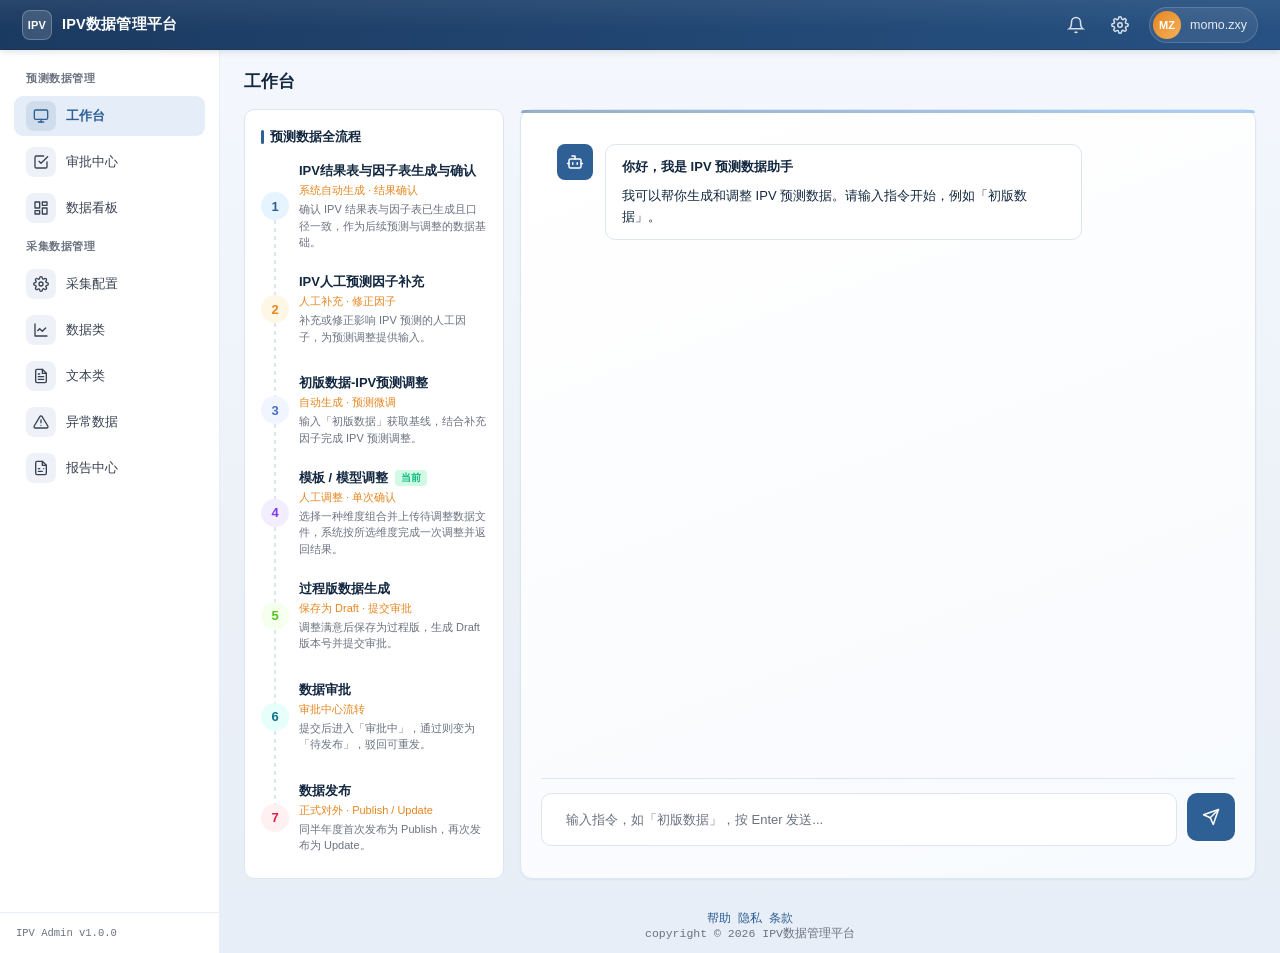
<file: index.html>
<!DOCTYPE html>
<html lang="zh-CN">
<head>
  <meta charset="UTF-8">
  <meta name="viewport" content="width=device-width, initial-scale=1.0">
  <title>IPV数据管理平台</title>
  <script>
    location.replace('pages/工作台.html');
  </script>
</head>
<body>
</body>
</html>
</file>
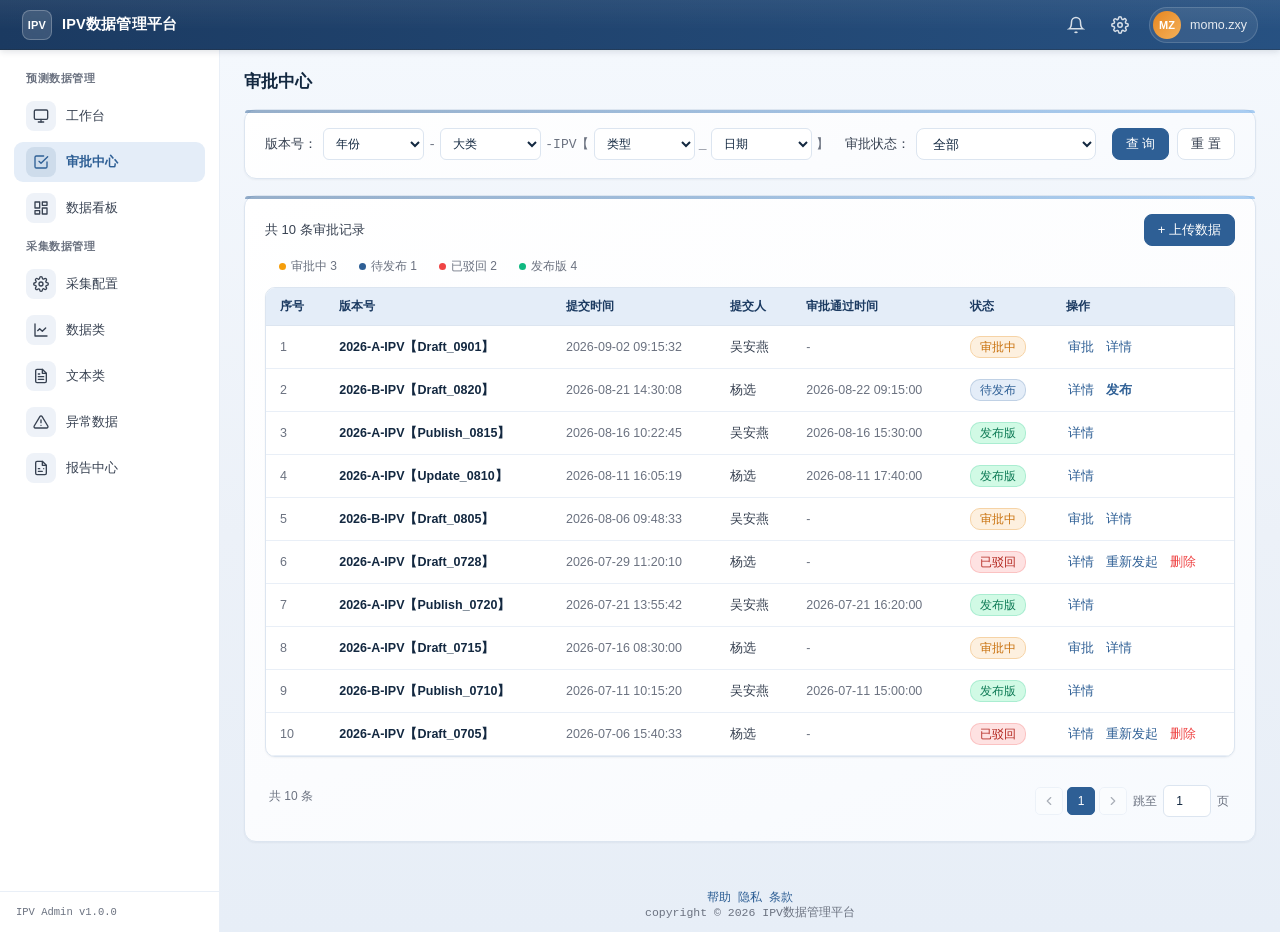
<file: pages/审批中心.html>
<!DOCTYPE html>
<html lang="zh-CN">
<head>
  <meta charset="UTF-8">
  <meta name="viewport" content="width=device-width, initial-scale=1.0">
  <title>审批中心 - IPV数据管理平台</title>
  <link rel="stylesheet" href="../assets/css/style.css">
</head>
<body>
  <script src="../assets/js/common.js"></script>
  <script>
    // 版本号规则：{年份}-{A/B}-IPV【{Draft/Update/Publish}_{MMDD}】
    // A=上半年 B=下半年
    // Draft=过程版  Update=更新版  Publish=发布版

    const YEARS = ['2026', '2025', '2024'];
    const HALF = [
      { value: 'A', label: 'A · 上半年' },
      { value: 'B', label: 'B · 下半年' },
    ];
    const UPDATE_TYPES = [
      { value: 'Draft', label: 'Draft · 过程版' },
      { value: 'Update', label: 'Update · 更新版' },
      { value: 'Publish', label: 'Publish · 发布版' },
    ];

    // 构造版本号字符串
    function composeVersion(year, half, type, date) {
      return `${year}-${half}-IPV【${type}_${date}】`;
    }
    // 解析版本号
    function parseVersion(v) {
      const m = v.match(/^(\d{4})-([AB])-IPV【(Draft|Update|Publish)_(\d{4})】$/);
      if (!m) return null;
      return { year: m[1], half: m[2], type: m[3], date: m[4] };
    }
    // MMDD 日期选项（0101 ~ 1231）
    const MMDD_OPTIONS = (() => {
      const arr = [];
      for (let m = 1; m <= 12; m++) {
        for (let d = 1; d <= 31; d++) {
          const mm = String(m).padStart(2, '0');
          const dd = String(d).padStart(2, '0');
          arr.push({ value: mm + dd, label: `${mm}/${dd}` });
        }
      }
      return arr;
    })();

    // 模拟数据
    const APPROVAL_DATA = [
      {
        id: 1, version: '2026-A-IPV【Draft_0901】',
        submitTime: '2026-09-02 09:15:32', submitter: '吴安燕',
        status: '审批中', remark: '上半年过程版数据，请审批',
        fileName: 'IPV预测数据_2026-A-IPV【Draft_0901】.xlsx', fileSize: '245 KB',
      },
      {
        id: 2, version: '2026-B-IPV【Draft_0820】',
        submitTime: '2026-08-21 14:30:08', submitter: '杨选',
        status: '待发布', remark: '下半年过程版数据',
        approveTime: '2026-08-22 09:15:00',
        fileName: 'IPV预测数据_2026-B-IPV【Draft_0820】.xlsx', fileSize: '312 KB',
      },
      {
        id: 3, version: '2026-A-IPV【Publish_0815】',
        submitTime: '2026-08-16 10:22:45', submitter: '吴安燕',
        status: '发布版', remark: '上半年正式发布版',
        approveTime: '2026-08-16 15:30:00',
        fileName: 'IPV预测数据_2026-A-IPV【Publish_0815】.xlsx', fileSize: '298 KB',
        publishTime: '2026-08-17 16:00:00',
      },
      {
        id: 4, version: '2026-A-IPV【Update_0810】',
        submitTime: '2026-08-11 16:05:19', submitter: '杨选',
        status: '发布版', remark: '上半年更新发布版（已有Publish后再次发布）',
        approveTime: '2026-08-11 17:40:00',
        fileName: 'IPV预测数据_2026-A-IPV【Update_0810】.xlsx', fileSize: '267 KB',
        publishTime: '2026-08-12 09:20:00',
      },
      {
        id: 5, version: '2026-B-IPV【Draft_0805】',
        submitTime: '2026-08-06 09:48:33', submitter: '吴安燕',
        status: '审批中', remark: '下半年过程版',
        fileName: 'IPV预测数据_2026-B-IPV【Draft_0805】.xlsx', fileSize: '280 KB',
      },
      {
        id: 6, version: '2026-A-IPV【Draft_0728】',
        submitTime: '2026-07-29 11:20:10', submitter: '杨选',
        status: '已驳回', remark: '上半年过程版',
        rejectReason: '动力结构占比与历史偏差较大，请重新校验',
        fileName: 'IPV预测数据_2026-A-IPV【Draft_0728】.xlsx', fileSize: '256 KB',
      },
      {
        id: 7, version: '2026-A-IPV【Publish_0720】',
        submitTime: '2026-07-21 13:55:42', submitter: '吴安燕',
        status: '发布版', remark: '',
        approveTime: '2026-07-21 16:20:00',
        fileName: 'IPV预测数据_2026-A-IPV【Publish_0720】.xlsx', fileSize: '291 KB',
        publishTime: '2026-07-22 10:30:00',
      },
      {
        id: 8, version: '2026-A-IPV【Draft_0715】',
        submitTime: '2026-07-16 08:30:00', submitter: '杨选',
        status: '审批中', remark: '上半年过程版',
        fileName: 'IPV预测数据_2026-A-IPV【Draft_0715】.xlsx', fileSize: '273 KB',
      },
      {
        id: 9, version: '2026-B-IPV【Publish_0710】',
        submitTime: '2026-07-11 10:15:20', submitter: '吴安燕',
        status: '发布版', remark: '下半年正式发布版',
        approveTime: '2026-07-11 15:00:00',
        fileName: 'IPV预测数据_2026-B-IPV【Publish_0710】.xlsx', fileSize: '305 KB',
        publishTime: '2026-07-12 14:00:00',
      },
      {
        id: 10, version: '2026-A-IPV【Draft_0705】',
        submitTime: '2026-07-06 15:40:33', submitter: '杨选',
        status: '已驳回', remark: '上半年过程版',
        rejectReason: '价格段分布数据缺失，请补充后重新提交',
        fileName: 'IPV预测数据_2026-A-IPV【Draft_0705】.xlsx', fileSize: '262 KB',
      },
    ];

    // 分页状态
    let currentPage = 1;
    const pageSize = 10;

    // 状态样式
    function statusTag(status) {
      const map = { '审批中': 'orange', '待发布': 'blue', '已驳回': 'red', '发布版': 'green' };
      return `<span class="tag ${map[status] || 'gray'}">${status}</span>`;
    }

    // 操作按钮
    function actionButtons(row) {
      if (row.status === '审批中') {
        return `<button class="link" onclick="openApprove(${row.id})">审批</button><button class="link" onclick="openDetail(${row.id})">详情</button>`;
      }
      if (row.status === '待发布') {
        return `<button class="link" onclick="openDetail(${row.id})">详情</button><button class="link primary" onclick="openPublish(${row.id})">发布</button>`;
      }
      if (row.status === '已驳回') {
        return `<button class="link" onclick="openDetail(${row.id})">详情</button><button class="link" onclick="resubmit(${row.id})">重新发起</button><button class="link danger" onclick="openDelete(${row.id})">删除</button>`;
      }
      return `<button class="link" onclick="openDetail(${row.id})">详情</button>`;
    }

    function renderTable() {
      // 分页切片
      const total = APPROVAL_DATA.length;
      const totalPages = Math.max(1, Math.ceil(total / pageSize));
      if (currentPage > totalPages) currentPage = totalPages;
      const start = (currentPage - 1) * pageSize;
      const pageData = APPROVAL_DATA.slice(start, start + pageSize);

      const rows = pageData.map((row, idx) => `
        <tr data-id="${row.id}">
          <td class="text-secondary">${start + idx + 1}</td>
          <td><span class="info-name">${row.version}</span></td>
          <td class="text-secondary">${row.submitTime}</td>
          <td>${row.submitter}</td>
          <td class="text-secondary">${row.approveTime || '-'}</td>
          <td>${statusTag(row.status)}</td>
          <td class="operations">${actionButtons(row)}</td>
        </tr>
      `).join('');

      const contentHtml = `
        <div class="page-title">审批中心</div>

        <div class="card">
          <div class="card-body">
            <div class="filter-bar">
              <div class="filter-item version-picker-filter">
                <span class="label">版本号：</span>
                <div class="version-picker">
                  <select id="f-year">
                    <option value="">年份</option>
                    ${YEARS.map(y => `<option value="${y}">${y}</option>`).join('')}
                  </select>
                  <span class="vp-sep">-</span>
                  <select id="f-half">
                    <option value="">大类</option>
                    ${HALF.map(h => `<option value="${h.value}">${h.value}</option>`).join('')}
                  </select>
                  <span class="vp-sep">-IPV【</span>
                  <select id="f-type">
                    <option value="">类型</option>
                    ${UPDATE_TYPES.map(t => `<option value="${t.value}">${t.value}</option>`).join('')}
                  </select>
                  <span class="vp-sep">_</span>
                  <select id="f-date">
                    <option value="">日期</option>
                    ${MMDD_OPTIONS.map(o => `<option value="${o.value}">${o.label}</option>`).join('')}
                  </select>
                  <span class="vp-sep">】</span>
                </div>
              </div>
              <div class="filter-item">
                <span class="label">审批状态：</span>
                <select id="f-status">
                  <option value="">全部</option>
                  <option value="审批中">审批中</option>
                  <option value="待发布">待发布</option>
                  <option value="已驳回">已驳回</option>
                  <option value="发布版">发布版</option>
                </select>
              </div>
              <div class="filter-actions">
                <button class="primary" onclick="renderTable()">查 询</button>
                <button onclick="resetFilter()">重 置</button>
              </div>
            </div>
          </div>
        </div>

        <div class="card">
          <div class="card-body">
            <div class="toolbar">
              <div class="selected-info">共 ${APPROVAL_DATA.length} 条审批记录</div>
              <div class="toolbar-actions">
                <button class="primary" onclick="openUpload()">+ 上传数据</button>
              </div>
            </div>
            <div class="toolbar">
              <div class="toolbar-actions">
                <span class="status-count"><span class="dot orange"></span>审批中 ${APPROVAL_DATA.filter(r=>r.status==='审批中').length}</span>
                <span class="status-count"><span class="dot blue"></span>待发布 ${APPROVAL_DATA.filter(r=>r.status==='待发布').length}</span>
                <span class="status-count"><span class="dot red"></span>已驳回 ${APPROVAL_DATA.filter(r=>r.status==='已驳回').length}</span>
                <span class="status-count"><span class="dot green"></span>发布版 ${APPROVAL_DATA.filter(r=>r.status==='发布版').length}</span>
              </div>
            </div>

            <div class="table-wrap">
              <table class="data-table">
                <thead>
                  <tr>
                    <th>序号</th><th>版本号</th><th>提交时间</th><th>提交人</th><th>审批通过时间</th><th>状态</th><th>操作</th>
                  </tr>
                </thead>
                <tbody>${rows}</tbody>
              </table>
            </div>

            <div class="pagination-bar">
              <div class="pagination-info">共 ${total} 条</div>
              <div class="pagination">
                <button class="page-btn" ${currentPage <= 1 ? 'disabled' : ''} onclick="goPage(${currentPage - 1})">
                  <svg width="14" height="14" viewBox="0 0 24 24" fill="none" stroke="currentColor" stroke-width="2" stroke-linecap="round" stroke-linejoin="round"><polyline points="15 18 9 12 15 6"/></svg>
                </button>
                ${Array.from({ length: totalPages }, (_, i) => i + 1).map(p => `
                  <button class="page-btn ${p === currentPage ? 'active' : ''}" onclick="goPage(${p})">${p}</button>
                `).join('')}
                <button class="page-btn" ${currentPage >= totalPages ? 'disabled' : ''} onclick="goPage(${currentPage + 1})">
                  <svg width="14" height="14" viewBox="0 0 24 24" fill="none" stroke="currentColor" stroke-width="2" stroke-linecap="round" stroke-linejoin="round"><polyline points="9 18 15 12 9 6"/></svg>
                </button>
                <span class="page-jump">跳至</span>
                <input type="number" class="page-input" id="page-jump-input" min="1" max="${totalPages}" value="${currentPage}" onkeydown="if(event.key==='Enter'){goPage(parseInt(this.value)||1)}" />
                <span class="page-jump">页</span>
              </div>
            </div>
          </div>
        </div>
      `;

      initPage({ activeKey: '审批中心', contentHtml });
    }

    function goPage(p) {
      const totalPages = Math.max(1, Math.ceil(APPROVAL_DATA.length / pageSize));
      if (p < 1) p = 1;
      if (p > totalPages) p = totalPages;
      currentPage = p;
      renderTable();
    }

    function resetFilter() {
      ['f-year','f-half','f-type','f-date','f-status'].forEach(id => {
        const el = document.getElementById(id);
        if (el) el.value = '';
      });
      renderTable();
    }

    // Excel 附件卡片
    function fileCard(row) {
      return `
        <div class="file-attach">
          <div class="file-icon">
            <svg width="22" height="22" viewBox="0 0 24 24" fill="none" stroke="currentColor" stroke-width="2" stroke-linecap="round" stroke-linejoin="round"><path d="M14 2H6a2 2 0 0 0-2 2v16a2 2 0 0 0 2 2h12a2 2 0 0 0 2-2V8z"/><polyline points="14 2 14 8 20 8"/></svg>
          </div>
          <div class="file-info">
            <div class="file-name">${row.fileName}</div>
            <div class="file-meta">${row.fileSize} · IPV预测数据明细</div>
          </div>
          <button class="btn-ghost" onclick="alert('开始下载：${row.fileName}')">下载</button>
        </div>
      `;
    }

    // 详情弹窗
    function openDetail(id) {
      const row = APPROVAL_DATA.find(r => r.id === id);
      if (!row) return;
      const html = `
        <div class="modal-mask">
          <div class="modal">
            <div class="modal-header">
              <div class="modal-title">审批详情 - ${row.version}</div>
              <button class="close" data-close>&times;</button>
            </div>
            <div class="modal-body">
              <div class="form-section-title">版本信息</div>
              <div class="form-grid">
                <div class="form-item"><span class="form-label">版本号</span><div class="form-value">${row.version}</div></div>
                <div class="form-item"><span class="form-label">提交人</span><div class="form-value">${row.submitter}</div></div>
                <div class="form-item"><span class="form-label">提交时间</span><div class="form-value">${row.submitTime}</div></div>
                <div class="form-item"><span class="form-label">审批通过时间</span><div class="form-value">${row.approveTime || '-'}</div></div>
                <div class="form-item"><span class="form-label">状态</span><div class="form-value">${statusTag(row.status)}</div></div>
              </div>
              ${row.remark ? `<div class="form-grid" style="margin-top:8px;"><div class="form-item full"><span class="form-label">提交说明</span><div class="form-value">${row.remark}</div></div></div>` : ''}
              ${row.rejectReason ? `<div class="form-grid" style="margin-top:8px;"><div class="form-item full"><span class="form-label">驳回原因</span><div class="form-value" style="color:var(--danger);">${row.rejectReason}</div></div></div>` : ''}
              ${row.publishTime ? `<div class="form-grid" style="margin-top:8px;"><div class="form-item full"><span class="form-label">发布时间</span><div class="form-value">${row.publishTime}</div></div></div>` : ''}

              <div class="form-section-title" style="margin-top:20px;">数据明细</div>
              ${fileCard(row)}
            </div>
            <div class="modal-footer"><button data-close>关 闭</button></div>
          </div>
        </div>
      `;
      openModal(html);
    }

    // 审批弹窗
    function openApprove(id) {
      const row = APPROVAL_DATA.find(r => r.id === id);
      if (!row) return;
      const html = `
        <div class="modal-mask">
          <div class="modal">
            <div class="modal-header">
              <div class="modal-title">审批 - ${row.version}</div>
              <button class="close" data-close>&times;</button>
            </div>
            <div class="modal-body">
              <div class="form-section-title">版本信息</div>
              <div class="form-grid">
                <div class="form-item"><span class="form-label">版本号</span><div class="form-value">${row.version}</div></div>
                <div class="form-item"><span class="form-label">提交人</span><div class="form-value">${row.submitter}</div></div>
                <div class="form-item"><span class="form-label">提交时间</span><div class="form-value">${row.submitTime}</div></div>
              </div>
              ${row.remark ? `<div class="form-grid" style="margin-top:8px;"><div class="form-item full"><span class="form-label">提交说明</span><div class="form-value">${row.remark}</div></div></div>` : ''}

              <div class="form-section-title" style="margin-top:20px;">数据明细</div>
              ${fileCard(row)}

              <div class="form-section-title" style="margin-top:20px;">审批意见</div>
              <div class="form-item full">
                <span class="form-label">审批备注 <span class="req" id="req-mark" style="color:var(--danger);display:none;">*</span></span>
                <textarea id="approve-remark" rows="3" placeholder="请输入审批备注（驳回时必填）" style="width:100%;box-sizing:border-box;"></textarea>
              </div>
            </div>
            <div class="modal-footer">
              <button data-close>取 消</button>
              <button class="danger" onclick="doReject(${row.id})">不通过</button>
              <button class="primary" onclick="doApprove(${row.id})">通 过</button>
            </div>
          </div>
        </div>
      `;
      openModal(html);
    }

    function doApprove(id) {
      const row = APPROVAL_DATA.find(r => r.id === id);
      if (!row) return;
      openConfirm({
        title: '确认通过审批？',
        desc: `版本号 ${row.version} 将变为「待发布」状态，可在待发布列表中执行发布操作。`,
        okText: '确认通过', okType: 'primary',
        onOk: () => { row.status = '待发布'; row.approveTime = formatDate(new Date()); row.approveRemark = document.getElementById('approve-remark').value; closeModal(); renderTable(); },
      });
    }

    function doReject(id) {
      const remark = document.getElementById('approve-remark').value.trim();
      if (!remark) {
        document.getElementById('req-mark').style.display = 'inline';
        const ta = document.getElementById('approve-remark');
        ta.style.borderColor = 'var(--danger)'; ta.focus(); return;
      }
      const row = APPROVAL_DATA.find(r => r.id === id);
      if (!row) return;
      openConfirm({
        title: '确认驳回审批？',
        desc: `版本号 ${row.version} 将变为「已驳回」状态，提交人可重新发起审批或删除。`,
        okText: '确认驳回', okType: 'danger',
        onOk: () => { row.status = '已驳回'; row.rejectReason = remark; closeModal(); renderTable(); },
      });
    }

    // 发布弹窗（选项卡指定版本号）
    function openPublish(id) {
      const row = APPROVAL_DATA.find(r => r.id === id);
      if (!row) return;
      const p = parseVersion(row.version) || { year: '2026', half: 'A', type: 'Draft', date: '0907' };

      // 发布逻辑：同 年份+大类 已存在 Publish 发布版 → 新发布用 Update；否则用 Publish
      const hasPublish = APPROVAL_DATA.some(r => {
        if (r.status !== '发布版' || r.id === id) return false;
        const rp = parseVersion(r.version);
        return rp && rp.year === p.year && rp.half === p.half && rp.type === 'Publish';
      });
      const defaultType = hasPublish ? 'Update' : 'Publish';
      const today = new Date();
      const defaultDate = String(today.getMonth() + 1).padStart(2, '0') + String(today.getDate()).padStart(2, '0');

      const html = `
        <div class="modal-mask">
          <div class="modal">
            <div class="modal-header">
              <div class="modal-title">发布数据</div>
              <button class="close" data-close>&times;</button>
            </div>
            <div class="modal-body">
              <div class="form-section-title">当前版本</div>
              <div class="form-grid">
                <div class="form-item"><span class="form-label">原版本号</span><div class="form-value">${row.version}</div></div>
                <div class="form-item"><span class="form-label">提交人</span><div class="form-value">${row.submitter}</div></div>
                <div class="form-item"><span class="form-label">提交时间</span><div class="form-value">${row.submitTime}</div></div>
                <div class="form-item"><span class="form-label">审批通过时间</span><div class="form-value">${row.approveTime || '-'}</div></div>
              </div>

              <div class="form-section-title" style="margin-top:20px;">指定发布版本号</div>
              <div class="form-item full">
                <span class="form-label">版本号 <span style="color:var(--danger);">*</span></span>
                <div class="version-picker">
                  <select id="pub-year">
                    ${YEARS.map(y => `<option value="${y}" ${y===p.year?'selected':''}>${y}</option>`).join('')}
                  </select>
                  <span class="vp-sep">-</span>
                  <select id="pub-half">
                    ${HALF.map(h => `<option value="${h.value}" ${h.value===p.half?'selected':''}>${h.label}</option>`).join('')}
                  </select>
                  <span class="vp-sep">-IPV【</span>
                  <select id="pub-type">
                    ${UPDATE_TYPES.filter(t => t.value !== 'Draft').map(t => `<option value="${t.value}" ${t.value===defaultType?'selected':''}>${t.label}</option>`).join('')}
                  </select>
                  <span class="vp-sep">_</span>
                  <select id="pub-date">
                    ${MMDD_OPTIONS.map(o => `<option value="${o.value}" ${o.value===defaultDate?'selected':''}>${o.label}</option>`).join('')}
                  </select>
                  <span class="vp-sep">】</span>
                </div>
                <div style="font-size:11px;color:var(--text-3);margin-top:6px;">
                  规则：同 年份+大类 首次发布为 <b>Publish</b>，已有 Publish 版后再次发布为 <b>Update</b>；两者均为发布版数据。
                  ${hasPublish ? `<span style="color:var(--primary);">（已检测到 ${p.year}-${p.half} 存在 Publish 版，默认使用 Update）</span>` : ''}
                </div>
              </div>
              <div class="form-item full" style="margin-top:12px;">
                <span class="form-label">发布说明</span>
                <textarea id="publish-remark" rows="2" placeholder="可选" style="width:100%;box-sizing:border-box;"></textarea>
              </div>
            </div>
            <div class="modal-footer">
              <button data-close>取 消</button>
              <button class="primary" onclick="doPublish(${row.id})">确认发布</button>
            </div>
          </div>
        </div>
      `;
      openModal(html);
    }

    function doPublish(id) {
      const year = document.getElementById('pub-year').value;
      const half = document.getElementById('pub-half').value;
      const type = document.getElementById('pub-type').value;
      const date = document.getElementById('pub-date').value;
      const version = composeVersion(year, half, type, date);

      const row = APPROVAL_DATA.find(r => r.id === id);
      if (!row) return;
      openConfirm({
        title: '确认发布？',
        desc: `发布后该数据将成为「发布版」，版本号：${version}`,
        okText: '确认发布', okType: 'primary',
        onOk: () => {
          row.version = version;
          row.status = '发布版';
          row.publishTime = formatDate(new Date());
          row.publishRemark = document.getElementById('publish-remark').value;
          row.fileName = `IPV预测数据_${version}.xlsx`;
          closeModal();
          renderTable();
        },
      });
    }

    function resubmit(id) {
      const row = APPROVAL_DATA.find(r => r.id === id);
      if (!row) return;
      openConfirm({
        title: '重新发起审批？',
        desc: `版本号 ${row.version} 将重新进入「审批中」状态，hiagent 平台将锁定该数据不可编辑。`,
        okText: '确认发起', okType: 'primary',
        onOk: () => { row.status = '审批中'; row.submitTime = formatDate(new Date()); delete row.rejectReason; renderTable(); },
      });
    }

    function openDelete(id) {
      const row = APPROVAL_DATA.find(r => r.id === id);
      if (!row) return;
      openConfirm({
        title: '确认删除？',
        desc: `确定要删除版本号 ${row.version} 的审批记录吗？删除后不可恢复。`,
        okText: '删除', okType: 'danger',
        onOk: () => { const idx = APPROVAL_DATA.findIndex(r => r.id === id); APPROVAL_DATA.splice(idx, 1); renderTable(); },
      });
    }

    // 上传数据弹窗
    function openUpload() {
      const today = new Date();
      const defaultMMDD = String(today.getMonth() + 1).padStart(2, '0') + String(today.getDate()).padStart(2, '0');

      const html = `
        <div class="modal-mask">
          <div class="modal">
            <div class="modal-header">
              <div class="modal-title">上传数据</div>
              <button class="close" data-close>&times;</button>
            </div>
            <div class="modal-body">
              <div class="form-section-title">选择版本号</div>
              <div class="form-item full">
                <span class="form-label">版本号 <span style="color:var(--danger);">*</span></span>
                <div class="version-picker">
                  <select id="up-year">
                    ${YEARS.map(y => `<option value="${y}" ${y==='2026'?'selected':''}>${y}</option>`).join('')}
                  </select>
                  <span class="vp-sep">-</span>
                  <select id="up-half">
                    ${HALF.map(h => `<option value="${h.value}" ${h.value==='A'?'selected':''}>${h.label}</option>`).join('')}
                  </select>
                  <span class="vp-sep">-IPV【</span>
                  <select id="up-type">
                    <option value="Draft" selected>Draft · 过程版</option>
                  </select>
                  <span class="vp-sep">_</span>
                  <select id="up-date">
                    ${MMDD_OPTIONS.map(o => `<option value="${o.value}" ${o.value===defaultMMDD?'selected':''}>${o.label}</option>`).join('')}
                  </select>
                  <span class="vp-sep">】</span>
                </div>
                <div style="font-size:11px;color:var(--text-3);margin-top:6px;">上传后默认为「过程版（Draft）」，需经审批通过后方可发布。</div>
              </div>

              <div class="form-section-title" style="margin-top:20px;">上传文件</div>
              <div class="form-item full">
                <span class="form-label">数据文件 <span style="color:var(--danger);">*</span></span>
                <div class="upload-area" onclick="document.getElementById('up-file').click()">
                  <svg width="28" height="28" viewBox="0 0 24 24" fill="none" stroke="currentColor" stroke-width="1.5" stroke-linecap="round" stroke-linejoin="round"><path d="M21 15v4a2 2 0 0 1-2 2H5a2 2 0 0 1-2-2v-4"/><polyline points="17 8 12 3 7 8"/><line x1="12" y1="3" x2="12" y2="15"/></svg>
                  <div style="margin-top:8px;font-size:13px;color:var(--text-2);">点击或拖拽文件到此处上传</div>
                  <div style="font-size:11px;color:var(--text-3);margin-top:4px;">支持 .xlsx / .xls / .csv 格式，单个文件不超过 10MB</div>
                  <input type="file" id="up-file" accept=".xlsx,.xls,.csv" style="display:none;" onchange="onFileSelected(this)" />
                </div>
                <div id="up-file-info" style="display:none;margin-top:10px;">
                  <div class="file-attach">
                    <div class="file-icon"><svg width="22" height="22" viewBox="0 0 24 24" fill="none" stroke="currentColor" stroke-width="2" stroke-linecap="round" stroke-linejoin="round"><path d="M14 2H6a2 2 0 0 0-2 2v16a2 2 0 0 0 2 2h12a2 2 0 0 0 2-2V8z"/><polyline points="14 2 14 8 20 8"/></svg></div>
                    <div class="file-info"><div class="file-name" id="up-file-name"></div><div class="file-meta" id="up-file-size"></div></div>
                    <button class="btn-ghost" onclick="clearUploadedFile()">移除</button>
                  </div>
                </div>
              </div>

              <div class="form-item full" style="margin-top:12px;">
                <span class="form-label">备注</span>
                <textarea id="up-remark" rows="2" placeholder="可选" style="width:100%;box-sizing:border-box;"></textarea>
              </div>
            </div>
            <div class="modal-footer">
              <button data-close>取 消</button>
              <button class="primary" onclick="doUpload()">确认上传</button>
            </div>
          </div>
        </div>
      `;
      openModal(html);
    }

    function onFileSelected(input) {
      const file = input.files[0];
      if (!file) return;
      document.getElementById('up-file-name').textContent = file.name;
      document.getElementById('up-file-size').textContent = (file.size / 1024).toFixed(0) + ' KB';
      document.getElementById('up-file-info').style.display = 'block';
    }

    function clearUploadedFile() {
      document.getElementById('up-file').value = '';
      document.getElementById('up-file-info').style.display = 'none';
    }

    function doUpload() {
      const year = document.getElementById('up-year').value;
      const half = document.getElementById('up-half').value;
      const type = document.getElementById('up-type').value;
      const date = document.getElementById('up-date').value;
      const version = composeVersion(year, half, type, date);
      const fileInput = document.getElementById('up-file');

      if (!fileInput.files || fileInput.files.length === 0) {
        alert('请先选择要上传的数据文件');
        return;
      }

      const file = fileInput.files[0];
      const newRow = {
        id: Date.now(),
        version: version,
        submitTime: formatDate(new Date()),
        submitter: '当前用户',
        status: '审批中',
        remark: document.getElementById('up-remark').value,
        fileName: file.name,
        fileSize: (file.size / 1024).toFixed(0) + ' KB',
      };
      APPROVAL_DATA.unshift(newRow);
      currentPage = 1;
      closeModal();
      renderTable();
    }

    function onPageReady() {}
    renderTable();
  </script>
</body>
</html>
</file>
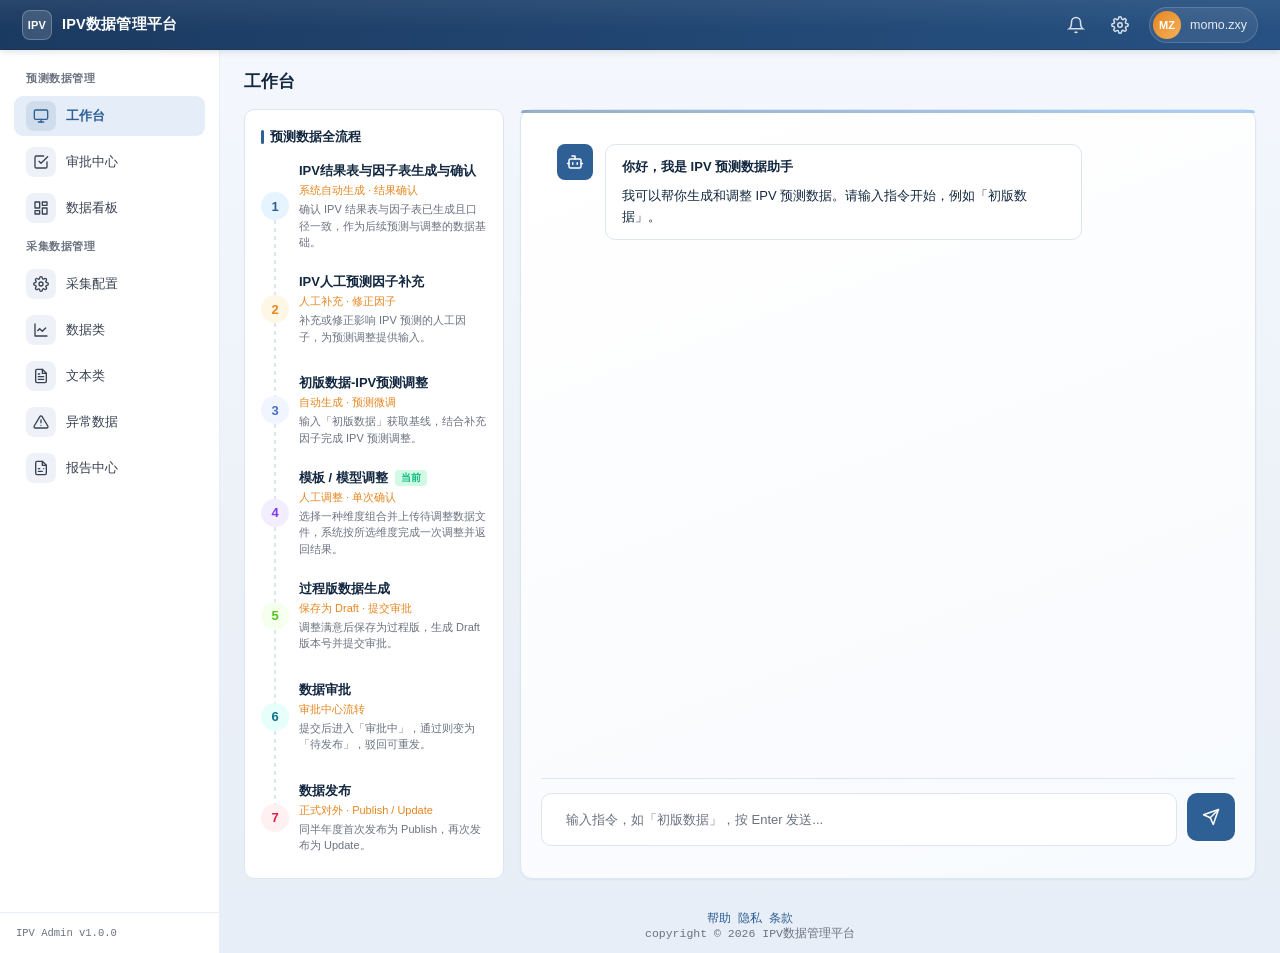
<file: pages/工作台.html>
<!DOCTYPE html>
<html lang="zh-CN">
<head>
  <meta charset="UTF-8">
  <meta name="viewport" content="width=device-width, initial-scale=1.0">
  <title>工作台 - IPV数据管理平台</title>
  <link rel="stylesheet" href="../assets/css/style.css">
  <style>
    /* 工作台专属样式 */
    .workspace-wrap { display: flex; flex-direction: row; gap: 16px; height: calc(100vh - 60px - 24px); }
    /* 流程说明面板 */
    .flow-guide {
      width: 260px; flex-shrink: 0;
      background: #fff; border: 1px solid var(--border); border-radius: 10px;
      padding: 18px 16px; display: flex; flex-direction: column; gap: 16px;
      overflow-y: auto;
    }
    .flow-guide h4 { font-size: 13px; font-weight: 600; color: var(--text-1); margin: 0; display:flex;align-items:center;gap:6px; }
    .flow-guide h4::before { content:''; width:3px; height:14px; background:var(--primary); border-radius:2px; }
    .flow-stage { position: relative; padding-left: 38px; flex: 1; display: flex; flex-direction: column; justify-content: center; }
    .flow-stage .stage-icon {
      position: absolute; left: 0; top: 50%; transform: translateY(-50%);
      width: 28px; height: 28px; border-radius: 50%;
      display: flex; align-items: center; justify-content: center;
      font-size: 13px; font-weight: 700; z-index: 2;
    }
    .flow-stage.s1 .stage-icon { background: #E6F4FF; color: var(--primary); }
    .flow-stage.s2 .stage-icon { background: #FFF7E6; color: #E68620; }
    .flow-stage.s3 .stage-icon { background: #F0F5FF; color: #4A6FC9; }
    .flow-stage.s4 .stage-icon { background: #F3EEFD; color: #7C3AED; }
    .flow-stage.s5 .stage-icon { background: #F6FFED; color: #52C41A; }
    .flow-stage.s6 .stage-icon { background: #E6FFFB; color: #0E7490; }
    .flow-stage.s7 .stage-icon { background: #FFF1F2; color: #E11D48; }
    .flow-stage .stage-title { font-size: 13px; font-weight: 600; color: var(--text-1); margin-bottom: 3px; }
    .flow-stage .stage-sub { font-size: 11px; color: var(--brand); font-weight:500; margin-bottom: 3px; }
    .flow-stage .stage-desc { font-size: 11px; color: var(--text-3); line-height: 1.5; }
    /* 连接线 */
    .flow-stage:not(:last-child)::after {
      content: ''; position: absolute; left: 13px; top: calc(50% + 14px);
      height: calc(100% - 28px + 22px);
      width: 1.5px; background: repeating-linear-gradient(to bottom, var(--border) 0 4px, transparent 4px 8px);
      z-index: 1;
    }
    .flow-current-tag {
      display:inline-flex; align-items:center; gap:3px; font-size:10px; font-weight:600;
      color: var(--success); background: var(--success-soft); padding: 1px 6px; border-radius: 4px; margin-left: 4px; vertical-align: middle;
    }
    .chat-col { flex: 1; display: flex; flex-direction: column; min-width: 0; margin-bottom: 0; }
    .chat-area {
      flex: 1; overflow-y: auto; padding: 16px;
      display: flex; flex-direction: column; gap: 14px;
    }
    .msg-row { display: flex; gap: 12px; align-items: flex-start; }
    .msg-row.user { justify-content: flex-end; }
    .msg-avatar {
      width: 36px; height: 36px; border-radius: 8px; flex-shrink: 0;
      display: flex; align-items: center; justify-content: center;
      background: var(--primary); color: #fff; font-size: 16px;
    }
    .msg-row.user .msg-avatar { background: var(--text-3); }
    .msg-bubble {
      max-width: 72%; padding: 12px 16px; border-radius: 10px;
      background: #fff; border: 1px solid var(--border);
      font-size: 13px; line-height: 1.6; color: var(--text-1);
    }
    .msg-row.user .msg-bubble { background: var(--primary); color: #fff; border-color: var(--primary); }
    .msg-bubble .msg-title { font-weight: 600; margin-bottom: 8px; }
    .msg-bubble .msg-desc { color: var(--text-3); font-size: 12px; margin-top: 4px; }
    .msg-row.user .msg-bubble .msg-desc { color: rgba(255,255,255,.8); }

    /* 选项按钮组 */
    .option-group { display: flex; gap: 10px; margin-top: 12px; flex-wrap: wrap; }
    .option-btn {
      padding: 8px 18px; border: 1px solid var(--primary); background: #fff;
      color: var(--primary); border-radius: 6px; font-size: 13px; cursor: pointer;
      transition: all .15s;
    }
    .option-btn:hover { background: var(--primary); color: #fff; }

    /* Excel 附件卡片（对话内） */
    .chat-file-card {
      display: flex; align-items: center; gap: 10px; padding: 10px 14px;
      background: var(--primary-lighter); border: 1px solid var(--primary-border);
      border-radius: 8px; margin-top: 10px;
    }
    .chat-file-card .ficon { color: var(--primary); flex-shrink: 0; }
    .chat-file-card .finfo { flex: 1; min-width: 0; }
    .chat-file-card .fname { font-size: 12px; font-weight: 600; color: var(--text-1); white-space: nowrap; overflow: hidden; text-overflow: ellipsis; }
    .chat-file-card .fmeta { font-size: 11px; color: var(--text-3); margin-top: 2px; }
    .chat-file-card .fbtn { font-size: 12px; color: var(--primary); cursor: pointer; flex-shrink: 0; }

    /* 维度选择卡片 */
    .dim-card {
      background: #fff; border: 1px solid var(--border); border-radius: 10px;
      padding: 16px; margin-top: 12px;
    }
    .dim-list { display: flex; flex-direction: column; gap: 6px; }
    .dim-item { display: flex; flex-direction: row; align-items: center; gap: 10px; }
    .dim-item label { flex: 1; font-size: 12px; color: var(--text-1); font-weight: 500; }
    .dim-item select {
      border: 1px solid var(--border); border-radius: 6px; padding: 6px 10px;
      font-size: 13px; background: #fff; color: var(--text-1); outline: none;
      height: 34px; width: 80px; flex-shrink: 0;
    }
    .dim-item select:focus { border-color: var(--primary); box-shadow: 0 0 0 2px var(--primary-lighter); }
    .dim-upload {
      margin-top: 12px; padding: 12px; border-radius: 8px; cursor: pointer;
      display: flex; align-items: center; justify-content: center; gap: 6px;
      color: var(--primary); font-size: 12px; font-weight: 500;
      background: var(--primary-lighter); border: 1px dashed var(--primary-border);
    }
    .dim-upload:hover { background: var(--primary-border); }
    .dim-upload input[type="file"] { display: none; }
    .dim-file-info { margin-top: 6px; }
    .dim-file-name {
      font-size: 12px; color: var(--success); background: var(--success-soft);
      border-radius: 4px; padding: 4px 8px; display: inline-flex; align-items: center; gap: 4px;
    }
    .dim-actions { display: flex; gap: 10px; margin-top: 14px; justify-content: flex-end; }

    /* 输入区 */
    .input-area {
      border-top: 1px solid var(--border); padding: 14px 0;
      display: flex; gap: 10px; align-items: stretch;
    }
    .input-box {
      flex: 1; background: #fff; border: 1px solid var(--border); border-radius: 10px;
      padding: 8px 12px; display: flex; align-items: center; gap: 10px;
      min-height: 48px;
      transition: border-color .15s;
    }
    .input-box:focus-within { border-color: var(--primary); box-shadow: 0 0 0 2px var(--primary-lighter); }
    .input-box textarea {
      flex: 1; border: none; outline: none; resize: none; font-size: 13px;
      line-height: 1.5; max-height: 80px; font-family: inherit; color: var(--text-1);
      background: transparent;
    }
    .input-box textarea::placeholder { color: var(--text-3); }
    .send-btn {
      width: 48px; height: 48px; border-radius: 10px; border: none;
      background: var(--primary); color: #fff; cursor: pointer;
      display: flex; align-items: center; justify-content: center; flex-shrink: 0;
      transition: background .15s;
    }
    .send-btn:hover { background: var(--primary-dark); }

    /* 保存为过程版弹窗版本号选项卡宽度适配 */
    .modal .version-picker { flex-wrap: wrap; }
  </style>
</head>
<body>
  <script src="../assets/js/common.js"></script>
  <script>
    // 版本号工具函数（与审批中心一致）
    const YEARS = ['2026', '2025', '2024'];
    const HALF = [
      { value: 'A', label: 'A · 上半年' },
      { value: 'B', label: 'B · 下半年' },
    ];
    const MMDD_OPTIONS = (() => {
      const arr = [];
      for (let m = 1; m <= 12; m++) for (let d = 1; d <= 31; d++) {
        const mm = String(m).padStart(2, '0'), dd = String(d).padStart(2, '0');
        arr.push({ value: mm + dd, label: `${mm}/${dd}` });
      }
      return arr;
    })();
    function composeVersion(year, half, type, date) { return `${year}-${half}-IPV【${type}_${date}】`; }

    // 模版调整可选维度组合（可多选置为「是」，需至少选择一种）
    const ADJUST_COMBOS = [
      '总量',
      '动力结构',
      '品类_动力',
      '品类结构',
      '品类_品种结构',
      '品类_车格细分',
      '品类_品种_价格段结构',
      '品类_品种_价格段_车格',
      '品类_品种_价格段_车格_动力',
    ];

    // 消息列表
    let messages = [];
    // 模版调整卡片自增编号（进入流程时用于生成卡片内控件的唯一 id）
    let dimSeq = 0;

    function init() {
      const contentHtml = `
        <div class="page-title">工作台</div>
        <div class="workspace-wrap" style="height: calc(100vh - 130px);">
          <div class="flow-guide">
            <h4>预测数据全流程</h4>
            <div class="flow-stage s1">
              <div class="stage-icon">1</div>
              <div class="stage-title">IPV结果表与因子表生成与确认</div>
              <div class="stage-sub">系统自动生成 · 结果确认</div>
              <div class="stage-desc">确认 IPV 结果表与因子表已生成且口径一致，作为后续预测与调整的数据基础。</div>
            </div>
            <div class="flow-stage s2">
              <div class="stage-icon">2</div>
              <div class="stage-title">IPV人工预测因子补充</div>
              <div class="stage-sub">人工补充 · 修正因子</div>
              <div class="stage-desc">补充或修正影响 IPV 预测的人工因子，为预测调整提供输入。</div>
            </div>
            <div class="flow-stage s3">
              <div class="stage-icon">3</div>
              <div class="stage-title">初版数据-IPV预测调整</div>
              <div class="stage-sub">自动生成 · 预测微调</div>
              <div class="stage-desc">输入「初版数据」获取基线，结合补充因子完成 IPV 预测调整。</div>
            </div>
            <div class="flow-stage s4">
              <div class="stage-icon">4</div>
              <div class="stage-title">模板 / 模型调整 <span class="flow-current-tag" id="current-stage-tag">当前</span></div>
              <div class="stage-sub">人工调整 · 单次确认</div>
              <div class="stage-desc">选择一种维度组合并上传待调整数据文件，系统按所选维度完成一次调整并返回结果。</div>
            </div>
            <div class="flow-stage s5">
              <div class="stage-icon">5</div>
              <div class="stage-title">过程版数据生成</div>
              <div class="stage-sub">保存为 Draft · 提交审批</div>
              <div class="stage-desc">调整满意后保存为过程版，生成 Draft 版本号并提交审批。</div>
            </div>
            <div class="flow-stage s6">
              <div class="stage-icon">6</div>
              <div class="stage-title">数据审批</div>
              <div class="stage-sub">审批中心流转</div>
              <div class="stage-desc">提交后进入「审批中」，通过则变为「待发布」，驳回可重发。</div>
            </div>
            <div class="flow-stage s7">
              <div class="stage-icon">7</div>
              <div class="stage-title">数据发布</div>
              <div class="stage-sub">正式对外 · Publish / Update</div>
              <div class="stage-desc">同半年度首次发布为 Publish，再次发布为 Update。</div>
            </div>
          </div>
          <div class="chat-col card">
            <div class="card-body" style="flex:1;display:flex;flex-direction:column;height:100%;">
            <div class="chat-area" id="chat-area">
              <div class="msg-row">
                <div class="msg-avatar">
                  <svg width="18" height="18" viewBox="0 0 24 24" fill="none" stroke="currentColor" stroke-width="2" stroke-linecap="round" stroke-linejoin="round"><path d="M12 8V4H8"/><rect width="16" height="12" x="4" y="8" rx="2"/><path d="M2 14h2"/><path d="M20 14h2"/><path d="M15 13v2"/><path d="M9 13v2"/></svg>
                </div>
                <div class="msg-bubble">
                  <div class="msg-title">你好，我是 IPV 预测数据助手</div>
                  <div>我可以帮你生成和调整 IPV 预测数据。请输入指令开始，例如「初版数据」。</div>
                </div>
              </div>
            </div>
            <div class="input-area">
              <div class="input-box">
                <textarea id="ws-input" rows="1" placeholder="输入指令，如「初版数据」，按 Enter 发送..." onkeydown="if(event.key==='Enter'&&!event.shiftKey){event.preventDefault();sendMessage();}"></textarea>
              </div>
              <button class="send-btn" onclick="sendMessage()" title="发送">
                <svg width="18" height="18" viewBox="0 0 24 24" fill="none" stroke="currentColor" stroke-width="2" stroke-linecap="round" stroke-linejoin="round"><line x1="22" y1="2" x2="11" y2="13"/><polygon points="22 2 15 22 11 13 2 9 22 2"/></svg>
              </button>
            </div>
            </div>
          </div>
        </div>
      `;
      initPage({ activeKey: '工作台', contentHtml });
      messages = [];
    }

    function appendMessage(role, html) {
      const area = document.getElementById('chat-area');
      const row = document.createElement('div');
      row.className = 'msg-row ' + role;
      const avatar = role === 'user' ? 'U' : 'AI';
      row.innerHTML = `
        ${role === 'user' ? '' : `<div class="msg-avatar">${avatar}</div>`}
        <div class="msg-bubble">${html}</div>
        ${role === 'user' ? `<div class="msg-avatar">${avatar}</div>` : ''}
      `;
      area.appendChild(row);
      area.scrollTop = area.scrollHeight;
    }

    function sendMessage() {
      const input = document.getElementById('ws-input');
      const text = input.value.trim();
      if (!text) return;
      appendMessage('user', `<div>${escapeHtml(text)}</div>`);
      input.value = '';
      handleUserInput(text);
    }

    function escapeHtml(s) {
      const d = document.createElement('div');
      d.textContent = s;
      return d.innerHTML;
    }

    function handleUserInput(text) {
      if (text.includes('初版数据')) {
        setTimeout(() => replyInitialData(), 500);
      } else {
        setTimeout(() => {
          appendMessage('ai', `我暂时只支持「初版数据」指令，请重新输入。`);
        }, 500);
      }
    }

    // 步骤2：返回初版数据 Excel + 三个选项
    function replyInitialData() {
      const html = `
        <div class="msg-title">已为你生成最新版「初版数据」</div>
        <div>请下载查看，完成后选择后续操作：</div>
        <div class="chat-file-card">
          <div class="ficon"><svg width="22" height="22" viewBox="0 0 24 24" fill="none" stroke="currentColor" stroke-width="2" stroke-linecap="round" stroke-linejoin="round"><path d="M14 2H6a2 2 0 0 0-2 2v16a2 2 0 0 0 2 2h12a2 2 0 0 0 2-2V8z"/><polyline points="14 2 14 8 20 8"/></svg></div>
          <div class="finfo"><div class="fname">IPV初版数据_20260907.xlsx</div><div class="fmeta">256 KB · 初版预测数据</div></div>
          <span class="fbtn" onclick="alert('开始下载：IPV初版数据_20260907.xlsx')">下载</span>
        </div>
        <div class="option-group">
          <button class="option-btn" onclick="chooseTemplate()">模版调整</button>
          <button class="option-btn" onclick="chooseModel()">模型调整</button>
          <button class="option-btn" onclick="chooseManualUpload()">人工上传</button>
        </div>
      `;
      appendMessage('ai', html);
    }

    function chooseTemplate() {
      appendMessage('user', '<div>模版调整</div>');
      setTimeout(() => showDimensionPicker(), 400);
    }
    function chooseModel() {
      appendMessage('user', '<div>模型调整</div>');
      setTimeout(() => {
        const html = `
          <div class="msg-title">模型调整</div>
          <div>通过调整预测模型参数来重新生成数据，适合对预测逻辑本身进行优化的场景。</div>
          <div class="option-group">
            <button class="option-btn" onclick="alert('模型参数配置功能开发中，敬请期待')">配置模型参数</button>
            <button class="option-btn" onclick="chooseTemplate()">改用模版调整</button>
          </div>
        `;
        appendMessage('ai', html);
      }, 400);
    }
    function chooseManualUpload() {
      appendMessage('user', '<div>人工上传</div>');
      setTimeout(() => {
        const html = `
          <div class="msg-title">人工上传</div>
          <div>直接上传你已调整好的过程版数据文件，无需走模版调整流程。</div>
          <div style="margin-top:6px;color:var(--text-3);">请选择 .xlsx / .xls / .csv 文件，在上传控件中完成上传。</div>
        `;
        appendMessage('ai', html);
      }, 400);
    }

    // 步骤3：维度组合 + 文件上传（本轮仅调整一次）
    function showDimensionPicker() {
      dimSeq++;
      const sid = dimSeq;
      const html = `
        <div class="msg-title">请选择调整维度组合，并上传需要调整的数据文件</div>
        <div class="dim-card">
          <div class="dim-list">
            ${ADJUST_COMBOS.map((name, i) => `
              <div class="dim-item">
                <label>${name}</label>
                <select id="dim-${sid}-${i}">
                  <option value="0">否</option>
                  <option value="1">是</option>
                </select>
              </div>
            `).join('')}
          </div>
          <label class="dim-upload" for="dim-file-${sid}">
            <svg width="16" height="16" viewBox="0 0 24 24" fill="none" stroke="currentColor" stroke-width="2" stroke-linecap="round" stroke-linejoin="round"><path d="M21 15v4a2 2 0 0 1-2 2H5a2 2 0 0 1-2-2v-4"/><polyline points="17 8 12 3 7 8"/><line x1="12" y1="3" x2="12" y2="15"/></svg>
            <span>点击上传需要调整的 Excel 文件</span>
            <input id="dim-file-${sid}" type="file" accept=".xlsx,.xls,.csv" onchange="onDimFile(${sid})">
          </label>
          <div class="dim-file-info" id="dim-file-info-${sid}"></div>
          <div class="dim-actions">
            <button class="option-btn" onclick="cancelDimension()">取消</button>
            <button class="option-btn" style="background:var(--primary);color:#fff;" onclick="confirmDimension(${sid})">确认调整</button>
          </div>
        </div>
      `;
      appendMessage('ai', html);
    }

    function cancelDimension() {
      appendMessage('user', '<div>取消</div>');
    }

    function onDimFile(sid) {
      const input = document.getElementById('dim-file-' + sid);
      const box = document.getElementById('dim-file-info-' + sid);
      if (!input || !box) return;
      const f = input.files && input.files[0];
      box.innerHTML = f ? `<div class="dim-file-name">✓ ${escapeHtml(f.name)}</div>` : '';
    }

    function confirmDimension(sid) {
      const chosen = ADJUST_COMBOS.filter((_, i) => {
        const el = document.getElementById('dim-' + sid + '-' + i);
        return el && el.value === '1';
      });
      if (!chosen.length) {
        alert('请至少选择一种维度组合并置为「是」。');
        return;
      }
      const input = document.getElementById('dim-file-' + sid);
      if (!input || !input.files || !input.files.length) {
        alert('请先上传需要调整的 Excel 文件。');
        return;
      }
      const comboLabel = chosen.join(' + ');
      const fileName = input.files[0].name;
      appendMessage('user', `
        <div>已选择：${comboLabel}</div>
        <div class="chat-file-card" style="margin-top:6px;background:rgba(255,255,255,.16);border-color:rgba(255,255,255,.4);">
          <div class="ficon" style="color:#fff;"><svg width="22" height="22" viewBox="0 0 24 24" fill="none" stroke="currentColor" stroke-width="2" stroke-linecap="round" stroke-linejoin="round"><path d="M14 2H6a2 2 0 0 0-2 2v16a2 2 0 0 0 2 2h12a2 2 0 0 0 2-2V8z"/><polyline points="14 2 14 8 20 8"/></svg></div>
          <div class="finfo"><div class="fname" style="color:#fff;">${escapeHtml(fileName)}</div><div class="fmeta" style="color:rgba(255,255,255,.8);">待调整文件 · 已上传</div></div>
          <span class="fbtn" style="color:#fff;">✓</span>
        </div>
      `);
      setTimeout(() => replyAdjusted(chosen), 500);
    }

    // 步骤4：返回调整后的 Excel，流程结束（本轮仅调整一次）
    function replyAdjusted(combos) {
      const comboLabel = combos.join(' + ');
      const html = `
        <div class="msg-title">已按「${comboLabel}」完成数据调整</div>
        <div>已生成调整后的预测数据文件，请下载：</div>
        <div class="chat-file-card">
          <div class="ficon"><svg width="22" height="22" viewBox="0 0 24 24" fill="none" stroke="currentColor" stroke-width="2" stroke-linecap="round" stroke-linejoin="round"><path d="M14 2H6a2 2 0 0 0-2 2v16a2 2 0 0 0 2 2h12a2 2 0 0 0 2-2V8z"/><polyline points="14 2 14 8 20 8"/></svg></div>
          <div class="finfo"><div class="fname">IPV调整结果_${comboLabel}_20260907.xlsx</div><div class="fmeta">256 KB · 调整后数据</div></div>
          <span class="fbtn" onclick="alert('开始下载：IPV调整结果_${comboLabel}_20260907.xlsx')">下载</span>
        </div>
        <div class="msg-desc">本次模版调整流程结束，可将调整结果保存为过程版数据并提交审批。</div>
        <div class="option-group">
          <button class="option-btn" style="background:var(--primary);color:#fff;border-color:var(--primary);" onclick="saveAsDraft()">保存为过程版数据</button>
        </div>
      `;
      appendMessage('ai', html);
    }

    // 步骤5：保存为过程版数据
    function saveAsDraft() {
      appendMessage('user', '<div>保存为过程版数据</div>');
      setTimeout(() => openDraftNaming(), 400);
    }

    function openDraftNaming() {
      const today = new Date();
      const defaultMMDD = String(today.getMonth() + 1).padStart(2, '0') + String(today.getDate()).padStart(2, '0');
      const html = `
        <div class="modal-mask">
          <div class="modal">
            <div class="modal-header">
              <div class="modal-title">保存为过程版数据</div>
              <button class="close" data-close>&times;</button>
            </div>
            <div class="modal-body">
              <div class="form-section-title">过程版版本号</div>
              <div class="form-item full">
                <span class="form-label">版本号 <span style="color:var(--danger);">*</span></span>
                <div class="version-picker">
                  <select id="draft-year">
                    ${YEARS.map(y => `<option value="${y}" ${y==='2026'?'selected':''}>${y}</option>`).join('')}
                  </select>
                  <span class="vp-sep">-</span>
                  <select id="draft-half">
                    ${HALF.map(h => `<option value="${h.value}" ${h.value==='A'?'selected':''}>${h.label}</option>`).join('')}
                  </select>
                  <span class="vp-sep">-IPV【</span>
                  <select id="draft-type"><option value="Draft" selected>Draft · 过程版</option></select>
                  <span class="vp-sep">_</span>
                  <select id="draft-date">
                    ${MMDD_OPTIONS.map(o => `<option value="${o.value}" ${o.value===defaultMMDD?'selected':''}>${o.label}</option>`).join('')}
                  </select>
                  <span class="vp-sep">】</span>
                </div>
                <div style="font-size:11px;color:var(--text-3);margin-top:6px;">保存后将提交至「审批中心」，审批通过后方可发布。</div>
              </div>
            </div>
            <div class="modal-footer">
              <button data-close>取 消</button>
              <button class="primary" onclick="doSaveDraft()">确认保存</button>
            </div>
          </div>
        </div>
      `;
      openModal(html);
    }

    function doSaveDraft() {
      const year = document.getElementById('draft-year').value;
      const half = document.getElementById('draft-half').value;
      const type = document.getElementById('draft-type').value;
      const date = document.getElementById('draft-date').value;
      const version = composeVersion(year, half, type, date);

      openConfirm({
        title: '确认保存？',
        desc: `保存为过程版数据：${version}，将提交至审批中心。`,
        okText: '确认保存', okType: 'primary',
        onOk: () => {
          closeModal();
          // 更新流程面板"当前"标记到第5步（过程版数据生成）
          const tag = document.getElementById('current-stage-tag');
          if (tag) {
            tag.remove();
            const stage5 = document.querySelectorAll('.flow-stage')[4];
            if (stage5) {
              const titleEl = stage5.querySelector('.stage-title');
              if (titleEl) titleEl.insertAdjacentHTML('beforeend', ' <span class="flow-current-tag" id="current-stage-tag">当前</span>');
            }
          }
          const html = `
            <div class="msg-title">已保存为过程版数据</div>
            <div>版本号：<b>${version}</b></div>
            <div style="margin-top:6px;color:var(--text-3);">已提交至审批中心，状态为「审批中」。审批通过后可在「待发布」中执行发布。</div>
            <div class="option-group">
              <button class="option-btn" style="background:var(--primary);color:#fff;border-color:var(--primary);" onclick="location.href='审批中心.html'">前往审批中心</button>
            </div>
          `;
          appendMessage('ai', html);
        },
      });
    }

    function onPageReady() {}
    init();
  </script>
</body>
</html>
</file>
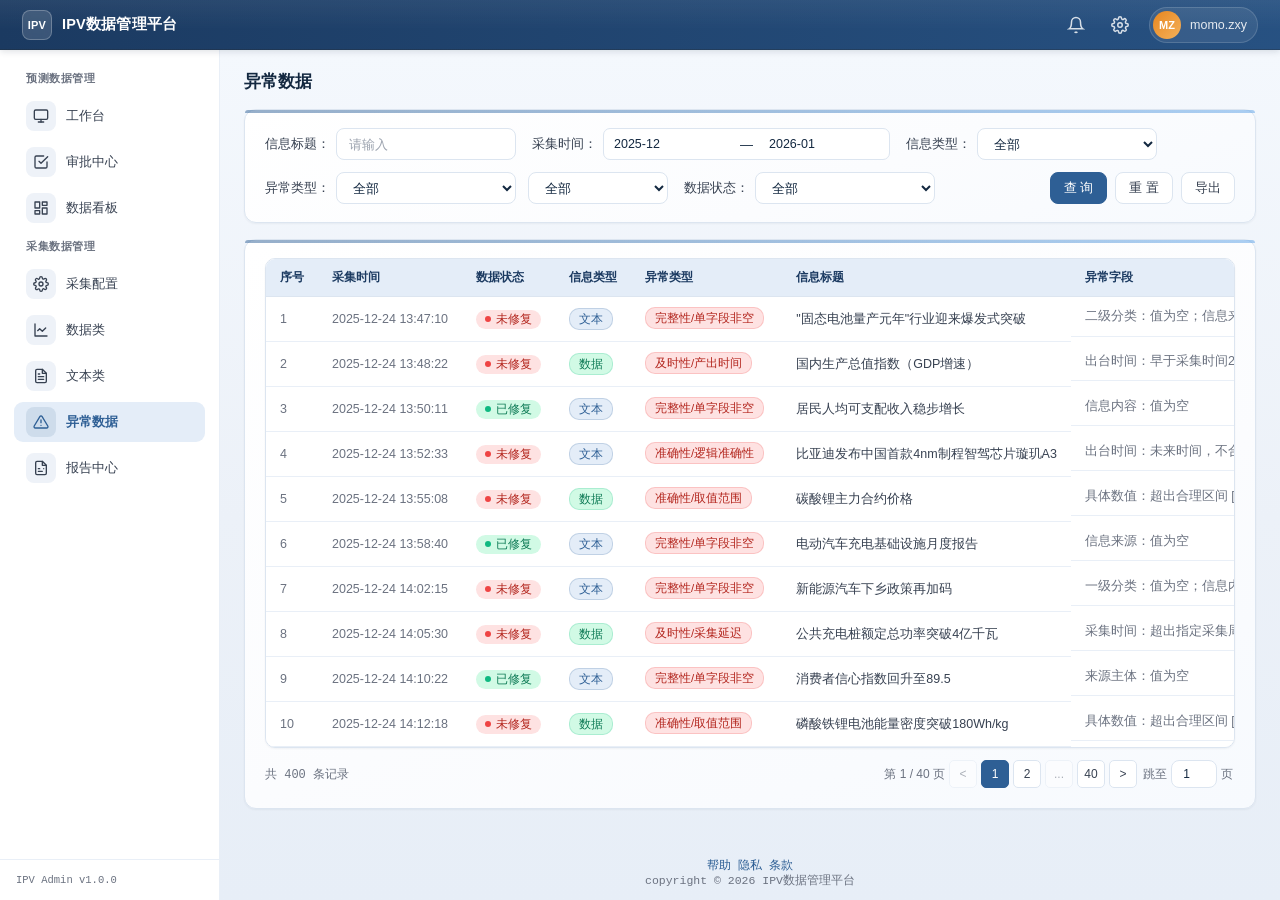
<file: pages/异常数据.html>
<!DOCTYPE html>
<html lang="zh-CN">
<head>
  <meta charset="UTF-8">
  <meta name="viewport" content="width=device-width, initial-scale=1.0">
  <title>异常数据 - IPV数据管理平台</title>
  <link rel="stylesheet" href="../assets/css/style.css">
</head>
<body>
  <script src="../assets/js/common.js"></script>
  <script>
    // 异常类型二级树
    const EXCEPTION_TYPE_TREE = [
      { lv1: '完整性', lv2: ['单字段非空', '组合非空', '填充率', '明细完整性', '分区完整性'] },
      { lv1: '准确性', lv2: ['取值范围', '逻辑准确性', '引用准确性', '格式准确性'] },
      { lv1: '及时性', lv2: ['产出时间', '更新频率', '采集延迟'] },
      { lv1: '一致性', lv2: ['跨源一致性', '历史一致性', '表内一致性'] },
    ];

    const EXCEPTION_DATA = [
      {
        id: 1, collectTime: '2025-12-24 13:47:10', status: '未修复', infoType: '文本',
        title: '"固态电池量产元年"行业迎来爆发式突破', source: '36氪', origin: 'https://36kr.com/information/travel/',
        exceptions: [
          { field: '二级分类', typeLv1: '完整性', typeLv2: '单字段非空', desc: '值为空' },
          { field: '信息来源', typeLv1: '完整性', typeLv2: '单字段非空', desc: '值为空' },
        ],
      },
      {
        id: 2, collectTime: '2025-12-24 13:48:22', status: '未修复', infoType: '数据',
        title: '国内生产总值指数（GDP增速）', source: '国家统计局', origin: 'https://www.stats.gov.cn/sj/',
        exceptions: [
          { field: '出台时间', typeLv1: '及时性', typeLv2: '产出时间', desc: '早于采集时间24小时' },
        ],
      },
      {
        id: 3, collectTime: '2025-12-24 13:50:11', status: '已修复', infoType: '文本',
        title: '居民人均可支配收入稳步增长', source: '国家统计局', origin: 'https://www.stats.gov.cn/sj/',
        exceptions: [
          { field: '信息内容', typeLv1: '完整性', typeLv2: '单字段非空', desc: '值为空' },
        ],
      },
      {
        id: 4, collectTime: '2025-12-24 13:52:33', status: '未修复', infoType: '文本',
        title: '比亚迪发布中国首款4nm制程智驾芯片璇玑A3', source: '36氪', origin: 'https://36kr.com/',
        exceptions: [
          { field: '出台时间', typeLv1: '准确性', typeLv2: '逻辑准确性', desc: '未来时间，不合理' },
        ],
      },
      {
        id: 5, collectTime: '2025-12-24 13:55:08', status: '未修复', infoType: '数据',
        title: '碳酸锂主力合约价格', source: '上海期货交易所', origin: 'https://www.shfe.com.cn/',
        exceptions: [
          { field: '具体数值', typeLv1: '准确性', typeLv2: '取值范围', desc: '超出合理区间 [8000, 30000]' },
        ],
      },
      {
        id: 6, collectTime: '2025-12-24 13:58:40', status: '已修复', infoType: '文本',
        title: '电动汽车充电基础设施月度报告', source: '中国充电联盟', origin: 'http://www.evcipa.com/',
        exceptions: [
          { field: '信息来源', typeLv1: '完整性', typeLv2: '单字段非空', desc: '值为空' },
        ],
      },
      {
        id: 7, collectTime: '2025-12-24 14:02:15', status: '未修复', infoType: '文本',
        title: '新能源汽车下乡政策再加码', source: '发改委', origin: 'https://www.ndrc.gov.cn/',
        exceptions: [
          { field: '一级分类', typeLv1: '完整性', typeLv2: '单字段非空', desc: '值为空' },
          { field: '信息内容', typeLv1: '完整性', typeLv2: '单字段非空', desc: '值为空' },
        ],
      },
      {
        id: 8, collectTime: '2025-12-24 14:05:30', status: '未修复', infoType: '数据',
        title: '公共充电桩额定总功率突破4亿千瓦', source: '中国充电联盟', origin: 'http://www.evcipa.com/',
        exceptions: [
          { field: '采集时间', typeLv1: '及时性', typeLv2: '采集延迟', desc: '超出指定采集周期' },
        ],
      },
      {
        id: 9, collectTime: '2025-12-24 14:10:22', status: '已修复', infoType: '文本',
        title: '消费者信心指数回升至89.5', source: '国家统计局', origin: 'https://www.stats.gov.cn/sj/',
        exceptions: [
          { field: '来源主体', typeLv1: '完整性', typeLv2: '单字段非空', desc: '值为空' },
        ],
      },
      {
        id: 10, collectTime: '2025-12-24 14:12:18', status: '未修复', infoType: '数据',
        title: '磷酸铁锂电池能量密度突破180Wh/kg', source: '中国电池工业协会', origin: 'http://www.chinabattery.org/',
        exceptions: [
          { field: '具体数值', typeLv1: '准确性', typeLv2: '取值范围', desc: '超出合理区间 [80, 350]' },
        ],
      },
    ];

    // 格式化异常类型摘要（用于表格展示）
    function formatExceptionTypes(exceptions) {
      const types = {};
      exceptions.forEach(e => {
        const key = e.typeLv1;
        if (!types[key]) types[key] = new Set();
        types[key].add(e.typeLv2);
      });
      return Object.entries(types).map(([lv1, lv2s]) => {
        return `<span class="tag red" style="margin-right:4px; margin-bottom:2px;">${lv1}/${[...lv2s].join('、')}</span>`;
      }).join('');
    }

    // 格式化异常字段摘要
    function formatExceptionFields(exceptions) {
      return exceptions.map(e => `${e.field}：${e.desc}`).join('；');
    }

    function renderTable() {
      const rows = EXCEPTION_DATA.map((row, idx) => `
        <tr data-id="${row.id}">
          <td class="text-secondary">${idx + 1}</td>
          <td class="text-secondary">${row.collectTime}</td>
          <td><span class="status-tag ${row.status === '已修复' ? 'repaired' : 'unrepaired'}">${row.status}</span></td>
          <td><span class="tag ${row.infoType === '文本' ? 'blue' : 'green'}">${row.infoType}</span></td>
          <td>${formatExceptionTypes(row.exceptions)}</td>
          <td><span style="cursor:pointer;" onclick="openDetail(${row.id})">${row.title}</span></td>
          <td class="text-clip-2 text-secondary" style="min-width:260px;">${formatExceptionFields(row.exceptions)}</td>
          <td class="text-secondary">${row.source}</td>
          <td class="text-ellipsis text-secondary"><a href="${row.origin}" target="_blank">${row.origin}</a></td>
          <td class="operations">
            <button class="link" onclick="openDetail(${row.id})">查看</button>
            <button class="link" onclick="openCorrect(${row.id})">校正</button>
          </td>
        </tr>
      `).join('');

      const contentHtml = `
        <div class="page-title">异常数据</div>

        <div class="card">
          <div class="card-body">
            <div class="filter-bar">
              <div class="filter-item">
                <span class="label">信息标题：</span>
                <input type="text" placeholder="请输入" />
              </div>
              <div class="filter-item">
                <span class="label">采集时间：</span>
                <div class="date-range">
                  <input type="text" value="2025-12" placeholder="YYYY-MM" />
                  <span>—</span>
                  <input type="text" value="2026-01" placeholder="YYYY-MM" />
                </div>
              </div>
              <div class="filter-item">
                <span class="label">信息类型：</span>
                <select>
                  <option value="">全部</option>
                  <option value="文本">文本</option>
                  <option value="数据">数据</option>
                </select>
              </div>
              <div class="filter-item">
                <span class="label">异常类型：</span>
                <select id="exc-type-lv1" onchange="updateExcTypeLv2(this.value)">
                  <option value="">全部</option>
                  ${EXCEPTION_TYPE_TREE.map(t => `<option value="${t.lv1}">${t.lv1}</option>`).join('')}
                </select>
                <select id="exc-type-lv2" style="margin-left:6px; width:140px;">
                  <option value="">全部</option>
                </select>
              </div>
              <div class="filter-item">
                <span class="label">数据状态：</span>
                <select>
                  <option value="">全部</option>
                  <option value="未修复">未修复</option>
                  <option value="已修复">已修复</option>
                </select>
              </div>
              <div class="filter-actions">
                <button class="primary">查 询</button>
                <button>重 置</button>
                <button onclick="exportData()">导出</button>
              </div>
            </div>
          </div>
        </div>

        <div class="card">
          <div class="card-body">
            <div class="table-wrap">
              <table class="data-table">
                <thead>
                  <tr>
                    <th>序号</th>
                    <th>采集时间</th>
                    <th>数据状态</th>
                    <th>信息类型</th>
                    <th>异常类型</th>
                    <th>信息标题</th>
                    <th>异常字段</th>
                    <th>来源主体</th>
                    <th>信息来源</th>
                    <th>操作</th>
                  </tr>
                </thead>
                <tbody>${rows}</tbody>
              </table>
            </div>
            ${renderPagination(400, 1, 10)}
          </div>
        </div>
      `;
      return contentHtml;
    }

    // 筛选区二级异常类型联动
    function updateExcTypeLv2(lv1) {
      const lv2Select = document.getElementById('exc-type-lv2');
      const tree = EXCEPTION_TYPE_TREE.find(t => t.lv1 === lv1);
      const options = '<option value="">全部</option>' + (tree ? tree.lv2.map(v => `<option value="${v}">${v}</option>`).join('') : '');
      lv2Select.innerHTML = options;
    }

    // 查找某个字段是否异常
    function findException(row, fieldName) {
      return row.exceptions.find(e => e.field === fieldName);
    }

    // 渲染字段值（异常字段标红 + 下方展示异常类型）
    function fieldItem(label, value, row, fieldName, isLink) {
      const exc = findException(row, fieldName);
      const valueHtml = isLink
        ? `<a href="${value}" target="_blank">${value}</a>`
        : value;
      if (exc) {
        return `
          <div class="form-item exc-field">
            <div class="form-label">${label}</div>
            <div class="form-value exc-value">${valueHtml}</div>
            <div class="exc-type">异常类型：${exc.typeLv1} / ${exc.typeLv2}（${exc.desc}）</div>
          </div>
        `;
      }
      return `
        <div class="form-item">
          <div class="form-label">${label}</div>
          <div class="form-value">${valueHtml}</div>
        </div>
      `;
    }

    // 校正弹窗中渲染字段（可编辑，异常字段标红 + 异常类型提示）
    function fieldEdit(label, value, row, fieldName, inputType) {
      const exc = findException(row, fieldName);
      const excHtml = exc ? `<div class="exc-type">异常类型：${exc.typeLv1} / ${exc.typeLv2}（${exc.desc}）</div>` : '';
      const cls = exc ? 'form-item exc-field' : 'form-item';
      let inputHtml = '';
      if (inputType === 'textarea') {
        inputHtml = `<textarea>${value || ''}</textarea>`;
      } else if (inputType === 'select') {
        inputHtml = `<select><option value="">请选择</option><option value="宏观环境">宏观环境</option><option value="技术参数">技术参数</option><option value="社会环境">社会环境</option></select>`;
      } else {
        inputHtml = `<input type="text" value="${value || ''}" />`;
      }
      return `
        <div class="${cls}">
          <div class="form-label ${exc ? 'required' : ''}">${label}</div>
          ${inputHtml}
          ${excHtml}
        </div>
      `;
    }

    // 异常数据详情弹窗
    function openDetail(id) {
      const row = EXCEPTION_DATA.find(r => r.id === id);
      const isUnrepaired = row.status === '未修复';
      const contentText = '央广网北京5月29日消息（记者姜鹏）2026年5月28日，比亚迪召开"敢为"智能化战略发布会。继为智能泊车安全兜底后，比亚迪在智能化领域再度加码，率先承诺为城市领航安全兜底1年，并宣布全系车型均可搭载天神之眼 B 辅助驾驶激光版，选装价格12000元，开创全民城市领航时代。此举旨在给予用户使用天神之眼的信心，推动辅助驾驶普及。此外，比亚迪发布中国首款4nm制程智驾芯片——璇玑A3，加速推进智能化下半场进程。';
      const lv2 = row.infoType === '文本' ? '技术参数' : '宏观环境';
      const lv3 = row.infoType === '文本' ? '电池' : '经济基础与购买力';

      const html = `
        <div class="modal-mask">
          <div class="modal modal-lg">
            <div class="modal-header">
              <span class="modal-title">异常数据详情</span>
              <span class="modal-close" data-close>&times;</span>
            </div>
            <div class="modal-body">
              <div class="alert ${isUnrepaired ? 'warning' : 'info'}">
                <span class="alert-icon">${isUnrepaired ? '&#9888;' : '&#9432;'}</span>
                <div class="alert-content">
                  <strong>共检测到 ${row.exceptions.length} 处异常（红色标记字段为异常字段）</strong>
                </div>
              </div>

              <div class="form-section-title">信息分类</div>
              <div class="form-grid">
                <div class="form-item">
                  <div class="form-label">信息一级分类</div>
                  <div class="form-value">客观信息</div>
                </div>
                ${fieldItem('信息二级分类', lv2, row, '二级分类')}
                ${fieldItem('信息三级分类', lv3, row, '三级分类')}
                <div class="form-item">
                  <div class="form-label">信息类型</div>
                  <div class="form-value"><span class="tag ${row.infoType === '文本' ? 'blue' : 'green'}">${row.infoType}</span></div>
                </div>
              </div>

              <div class="form-section-title">内容信息</div>
              <div class="form-grid">
                <div class="form-item full">
                  <div class="form-label">信息标题</div>
                  <div class="form-value">${row.title}</div>
                </div>
                ${fieldItem('信息内容', contentText, row, '信息内容')}
                ${fieldItem('出台时间', row.collectTime.substring(0, 7), row, '出台时间')}
                <div class="form-item">
                  <div class="form-label">政策生效时间</div>
                  <div class="form-value">-</div>
                </div>
                <div class="form-item">
                  <div class="form-label">政策结束时间</div>
                  <div class="form-value">-</div>
                </div>
                <div class="form-item">
                  <div class="form-label">信息来源范围</div>
                  <div class="form-value">公开</div>
                </div>
                <div class="form-item">
                  <div class="form-label">性质</div>
                  <div class="form-value">国家</div>
                </div>
                <div class="form-item">
                  <div class="form-label">信息来源地区</div>
                  <div class="form-value">重庆市渝北区</div>
                </div>
                <div class="form-item">
                  <div class="form-label">适用类型</div>
                  <div class="form-value">-</div>
                </div>
                <div class="form-item">
                  <div class="form-label">是否新技术</div>
                  <div class="form-value">否</div>
                </div>
                <div class="form-item">
                  <div class="form-label">是否有地域限制</div>
                  <div class="form-value">否</div>
                </div>
                ${fieldItem('来源主体', row.source, row, '来源主体')}
                ${fieldItem('信息来源', row.origin, row, '信息来源', true)}
                <div class="form-item full">
                  <div class="form-label">备注</div>
                  <div class="form-value">暂无内容</div>
                </div>
              </div>

              <div class="form-section-title">状态变更</div>
              <div class="alert info" style="margin-bottom:8px;">
                <span class="alert-icon">&#9432;</span>
                <div class="alert-content">
                  如保存数据，系统将默认修复完成；数据状态将变更为"已修复"。如需再次调整，请前往"采集信息维护页"进行校正。
                </div>
              </div>
              <div class="form-item">
                <div class="form-label">数据状态</div>
                <div class="form-value"><span class="status-tag ${row.status === '已修复' ? 'repaired' : 'unrepaired'}">${row.status}</span></div>
              </div>

              <div class="meta-info">
                <div class="meta-item"><span class="meta-label">创建人：</span><span class="meta-value">XX</span></div>
                <div class="meta-item"><span class="meta-label">创建时间：</span><span class="meta-value">2026-12-25 09:13</span></div>
                <div class="meta-item"><span class="meta-label">更新人：</span><span class="meta-value">XX</span></div>
                <div class="meta-item"><span class="meta-label">更新时间：</span><span class="meta-value">2026-12-25 09:13</span></div>
              </div>
            </div>
            <div class="modal-footer">
              <button data-close>关 闭</button>
              <button class="primary" onclick="alert('保存成功'); closeModal();">保 存</button>
            </div>
          </div>
        </div>
      `;
      openModal(html);
    }

    // 校正弹窗
    function openCorrect(id) {
      const row = EXCEPTION_DATA.find(r => r.id === id);
      const lv2 = row.infoType === '文本' ? '技术参数' : '宏观环境';
      const lv3 = row.infoType === '文本' ? '电池' : '经济基础与购买力';
      const contentText = '央广网北京5月29日消息（记者姜鹏）2026年5月28日，比亚迪召开"敢为"智能化战略发布会。';

      const html = `
        <div class="modal-mask">
          <div class="modal modal-lg">
            <div class="modal-header">
              <span class="modal-title">校正异常数据</span>
              <span class="modal-close" data-close>&times;</span>
            </div>
            <div class="modal-body">
              <div class="alert warning">
                <span class="alert-icon">&#9888;</span>
                <div class="alert-content">
                  <strong>共 ${row.exceptions.length} 处异常需校正（红色标记字段为异常字段）</strong>
                  <div style="margin-top:4px;">校正后将自动变更数据状态为"已修复"</div>
                </div>
              </div>

              <div class="form-section-title">信息分类</div>
              <div class="form-grid">
                <div class="form-item">
                  <div class="form-label">信息一级分类</div>
                  <input type="text" value="客观信息" disabled />
                </div>
                ${fieldEdit('信息二级分类', lv2, row, '二级分类', 'select')}
                ${fieldEdit('信息三级分类', lv3, row, '三级分类')}
                <div class="form-item">
                  <div class="form-label">信息类型</div>
                  <input type="text" value="${row.infoType}" disabled />
                </div>
              </div>

              <div class="form-section-title">内容信息</div>
              <div class="form-grid">
                <div class="form-item full">
                  <div class="form-label">信息标题</div>
                  <input type="text" value="${escapeHtml(row.title)}" />
                </div>
                ${fieldEdit('信息内容', contentText, row, '信息内容', 'textarea')}
                ${fieldEdit('出台时间', row.collectTime.substring(0, 7), row, '出台时间')}
                <div class="form-item">
                  <div class="form-label">政策生效时间</div>
                  <input type="text" value="-" />
                </div>
                <div class="form-item">
                  <div class="form-label">政策结束时间</div>
                  <input type="text" value="-" />
                </div>
                <div class="form-item">
                  <div class="form-label">信息来源范围</div>
                  <input type="text" value="公开" />
                </div>
                <div class="form-item">
                  <div class="form-label">性质</div>
                  <input type="text" value="国家" />
                </div>
                <div class="form-item">
                  <div class="form-label">信息来源地区</div>
                  <input type="text" value="重庆市渝北区" />
                </div>
                <div class="form-item">
                  <div class="form-label">适用类型</div>
                  <input type="text" value="-" />
                </div>
                <div class="form-item">
                  <div class="form-label">是否新技术</div>
                  <input type="text" value="否" />
                </div>
                <div class="form-item">
                  <div class="form-label">是否有地域限制</div>
                  <input type="text" value="否" />
                </div>
                ${fieldEdit('来源主体', row.source, row, '来源主体')}
                ${fieldEdit('信息来源', row.origin, row, '信息来源')}
                <div class="form-item full">
                  <div class="form-label">备注</div>
                  <textarea placeholder="请输入校正说明"></textarea>
                </div>
              </div>
            </div>
            <div class="modal-footer">
              <button data-close>取 消</button>
              <button class="primary" onclick="alert('校正成功，状态已自动变更为已修复'); closeModal();">保 存</button>
            </div>
          </div>
        </div>
      `;
      openModal(html);
    }

    function exportData() { alert('导出成功'); }

    function onPageReady() {
      document.querySelectorAll('.page-btn[data-page]').forEach(b => b.addEventListener('click', e => {
        const p = e.target.getAttribute('data-page');
        if (p && !e.target.disabled) alert('跳转到第 ' + p + ' 页');
      }));
    }

    initPage({
      activeKey: '异常数据',
      contentHtml: renderTable()
    });
  </script>
</body>
</html>
</file>
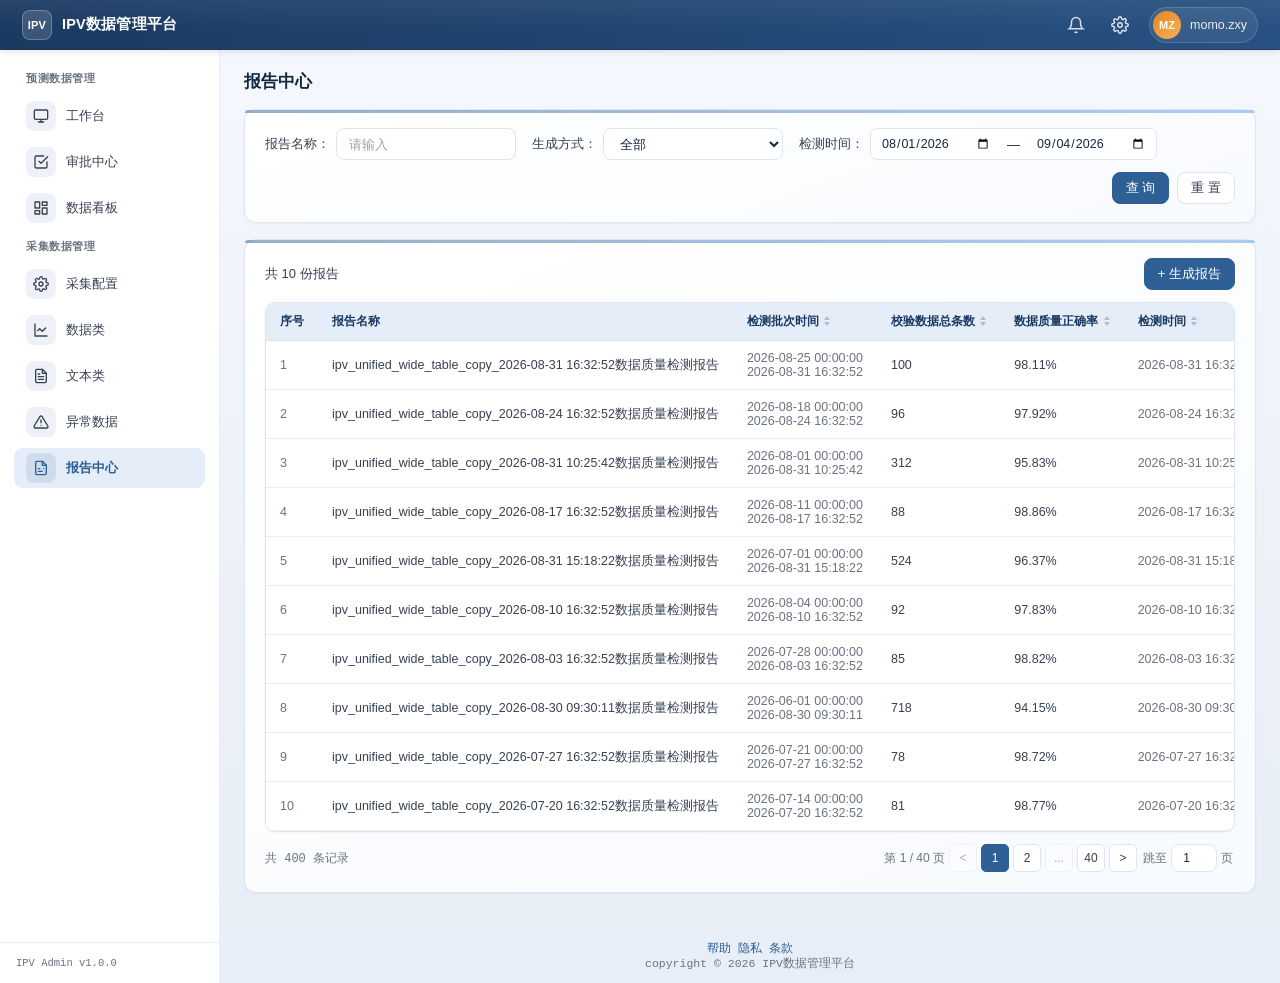
<file: pages/报告中心.html>
<!DOCTYPE html>
<html lang="zh-CN">
<head>
  <meta charset="UTF-8">
  <meta name="viewport" content="width=device-width, initial-scale=1.0">
  <title>报告中心 - IPV数据管理平台</title>
  <link rel="stylesheet" href="../assets/css/style.css">
</head>
<body>
  <script src="../assets/js/common.js"></script>
  <script>
    // 报告列表数据
    const REPORT_DATA = [
      { id: 1, name: 'ipv_unified_wide_table_copy_2026-08-31 16:32:52数据质量检测报告', batchStart: '2026-08-25 00:00:00', batchEnd: '2026-08-31 16:32:52', totalCount: 100, accuracy: '98.11%', detectTime: '2026-08-31 16:32:52', type: '自动' },
      { id: 2, name: 'ipv_unified_wide_table_copy_2026-08-24 16:32:52数据质量检测报告', batchStart: '2026-08-18 00:00:00', batchEnd: '2026-08-24 16:32:52', totalCount: 96, accuracy: '97.92%', detectTime: '2026-08-24 16:32:52', type: '自动' },
      { id: 3, name: 'ipv_unified_wide_table_copy_2026-08-31 10:25:42数据质量检测报告', batchStart: '2026-08-01 00:00:00', batchEnd: '2026-08-31 10:25:42', totalCount: 312, accuracy: '95.83%', detectTime: '2026-08-31 10:25:42', type: '手动' },
      { id: 4, name: 'ipv_unified_wide_table_copy_2026-08-17 16:32:52数据质量检测报告', batchStart: '2026-08-11 00:00:00', batchEnd: '2026-08-17 16:32:52', totalCount: 88, accuracy: '98.86%', detectTime: '2026-08-17 16:32:52', type: '自动' },
      { id: 5, name: 'ipv_unified_wide_table_copy_2026-08-31 15:18:22数据质量检测报告', batchStart: '2026-07-01 00:00:00', batchEnd: '2026-08-31 15:18:22', totalCount: 524, accuracy: '96.37%', detectTime: '2026-08-31 15:18:22', type: '手动' },
      { id: 6, name: 'ipv_unified_wide_table_copy_2026-08-10 16:32:52数据质量检测报告', batchStart: '2026-08-04 00:00:00', batchEnd: '2026-08-10 16:32:52', totalCount: 92, accuracy: '97.83%', detectTime: '2026-08-10 16:32:52', type: '自动' },
      { id: 7, name: 'ipv_unified_wide_table_copy_2026-08-03 16:32:52数据质量检测报告', batchStart: '2026-07-28 00:00:00', batchEnd: '2026-08-03 16:32:52', totalCount: 85, accuracy: '98.82%', detectTime: '2026-08-03 16:32:52', type: '自动' },
      { id: 8, name: 'ipv_unified_wide_table_copy_2026-08-30 09:30:11数据质量检测报告', batchStart: '2026-06-01 00:00:00', batchEnd: '2026-08-30 09:30:11', totalCount: 718, accuracy: '94.15%', detectTime: '2026-08-30 09:30:11', type: '手动' },
      { id: 9, name: 'ipv_unified_wide_table_copy_2026-07-27 16:32:52数据质量检测报告', batchStart: '2026-07-21 00:00:00', batchEnd: '2026-07-27 16:32:52', totalCount: 78, accuracy: '98.72%', detectTime: '2026-07-27 16:32:52', type: '自动' },
      { id: 10, name: 'ipv_unified_wide_table_copy_2026-07-20 16:32:52数据质量检测报告', batchStart: '2026-07-14 00:00:00', batchEnd: '2026-07-20 16:32:52', totalCount: 81, accuracy: '98.77%', detectTime: '2026-07-20 16:32:52', type: '自动' },
    ];

    function renderTable() {
      const rows = REPORT_DATA.map((row, idx) => `
        <tr data-id="${row.id}">
          <td class="text-secondary">${idx + 1}</td>
          <td>${row.name}</td>
          <td class="text-secondary">${row.batchStart}<br>${row.batchEnd}</td>
          <td>${row.totalCount}</td>
          <td>${row.accuracy}</td>
          <td class="text-secondary">${row.detectTime}</td>
          <td><span class="tag ${row.type === '自动' ? 'blue' : 'purple'}">${row.type}</span></td>
          <td class="operations">
            <button class="link" onclick="downloadReport(${row.id})">下载</button>
            <button class="link danger" onclick="openDelete(${row.id})">删除</button>
          </td>
        </tr>
      `).join('');

      const contentHtml = `
        <div class="page-title">报告中心</div>

        <div class="card">
          <div class="card-body">
            <div class="filter-bar">
              <div class="filter-item">
                <span class="label">报告名称：</span>
                <input type="text" placeholder="请输入" />
              </div>
              <div class="filter-item">
                <span class="label">生成方式：</span>
                <select>
                  <option value="">全部</option>
                  <option value="自动">自动</option>
                  <option value="手动">手动</option>
                </select>
              </div>
              <div class="filter-item">
                <span class="label">检测时间：</span>
                <div class="date-range">
                  <input type="date" value="2026-08-01" />
                  <span>—</span>
                  <input type="date" value="2026-09-04" />
                </div>
              </div>
              <div class="filter-actions">
                <button class="primary">查 询</button>
                <button>重 置</button>
              </div>
            </div>
          </div>
        </div>

        <div class="card">
          <div class="card-body">
            <div class="toolbar">
              <div class="selected-info">共 ${REPORT_DATA.length} 份报告</div>
              <div class="toolbar-actions">
                <button class="primary" onclick="openGenerate()">+ 生成报告</button>
              </div>
            </div>

            <div class="table-wrap">
              <table class="data-table">
                <thead>
                  <tr>
                    <th>序号</th>
                    <th>报告名称</th>
                    <th class="sortable" onclick="toggleSort('batchStart')">检测批次时间 <span class="sort-icon"></span></th>
                    <th class="sortable" onclick="toggleSort('totalCount')">校验数据总条数 <span class="sort-icon"></span></th>
                    <th class="sortable" onclick="toggleSort('accuracy')">数据质量正确率 <span class="sort-icon"></span></th>
                    <th class="sortable" onclick="toggleSort('detectTime')">检测时间 <span class="sort-icon"></span></th>
                    <th>生成方式</th>
                    <th>操作</th>
                  </tr>
                </thead>
                <tbody>${rows}</tbody>
              </table>
            </div>
            ${renderPagination(400, 1, 10)}
          </div>
        </div>
      `;
      return contentHtml;
    }

    // 生成手动报告弹窗（仅选择时间段）
    function openGenerate() {
      const today = new Date('2026-09-04');
      const lastSunday = new Date(today);
      lastSunday.setDate(today.getDate() - today.getDay() - 1);
      const lastMonday = new Date(lastSunday);
      lastMonday.setDate(lastSunday.getDate() - 6);

      const fmt = d => d.toISOString().substring(0, 10);
      const defaultStart = fmt(lastMonday);
      const defaultEnd = fmt(lastSunday);

      const html = `
        <div class="modal-mask">
          <div class="modal">
            <div class="modal-header">
              <span class="modal-title">生成数据质量检测报告（手动）</span>
              <span class="modal-close" data-close>&times;</span>
            </div>
            <div class="modal-body">
              <div class="form-grid">
                <div class="form-item full">
                  <div class="form-label required">采集需求报告时间段</div>
                  <div class="date-range-input" style="margin-top:4px;">
                    <input type="date" id="period-start" value="${defaultStart}" />
                    <span class="sep">—</span>
                    <input type="date" id="period-end" value="${defaultEnd}" />
                  </div>
                </div>
              </div>
            </div>
            <div class="modal-footer">
              <button data-close>取 消</button>
              <button class="primary" id="confirm-generate">立即生成</button>
            </div>
          </div>
        </div>
      `;
      openModal(html);

      document.getElementById('confirm-generate').addEventListener('click', () => {
        const start = document.getElementById('period-start').value;
        const end = document.getElementById('period-end').value;
        if (!start || !end) { alert('请选择报告时间段'); return; }
        if (start > end) { alert('开始时间不能晚于结束时间'); return; }

        const now = new Date();
        const pad = n => String(n).padStart(2, '0');
        const ts = `${now.getFullYear()}-${pad(now.getMonth()+1)}-${pad(now.getDate())} ${pad(now.getHours())}:${pad(now.getMinutes())}:${pad(now.getSeconds())}`;
        const name = `ipv_unified_wide_table_copy_${ts}数据质量检测报告`;
        closeModal();
        setTimeout(() => {
          openGenerating(name, start, end);
        }, 200);
      });
    }

    // 生成中提示
    function openGenerating(name, start, end) {
      const html = `
        <div class="modal-mask visible">
          <div class="modal" style="width:420px;">
            <div class="modal-body" style="text-align:center; padding:32px 24px;">
              <div style="font-size:48px; margin-bottom:16px; color:var(--primary);">
                <svg width="48" height="48" viewBox="0 0 48 48" style="animation:spin 1s linear infinite;">
                  <circle cx="24" cy="24" r="20" stroke="#E8E8E8" stroke-width="4" fill="none"/>
                  <circle cx="24" cy="24" r="20" stroke="${getComputedStyle(document.documentElement).getPropertyValue('--primary').trim() || '#4F6BED'}" stroke-width="4" fill="none" stroke-dasharray="80 200" stroke-linecap="round"/>
                </svg>
                <style>@keyframes spin { from { transform: rotate(0deg);} to { transform: rotate(360deg);} }</style>
              </div>
              <div style="font-size:15px; color:var(--text-1); margin-bottom:8px;">报告生成中...</div>
              <div style="font-size:12px; color:var(--text-3); line-height:1.6;">
                正在汇总 ${start} ~ ${end} 时间段内的异常数据
              </div>
            </div>
          </div>
        </div>
      `;
      const root = document.getElementById('modal-root');
      root.innerHTML = html;

      setTimeout(() => {
        closeModal();
        openConfirm({
          title: '报告生成成功',
          desc: `报告「${name}」已生成完成。<br>您可以在报告中心列表中下载该报告。`,
          okText: '确定',
          cancelText: '关闭',
          okType: 'primary',
          onOk: () => { location.reload(); }
        });
      }, 1000);
    }

    // 删除确认
    function openDelete(id) {
      const row = REPORT_DATA.find(r => r.id === id);
      openConfirm({
        title: '删除报告',
        desc: `是否将报告「${row.name}」彻底删除？<br>一旦删除不可恢复，请确认后操作。`,
        okText: '删 除',
        onOk: () => { alert('删除成功'); }
      });
    }

    function downloadReport(id) {
      const row = REPORT_DATA.find(r => r.id === id);
      alert(`开始下载：${row.name}.pdf`);
    }

    let sortField = null;
    let sortDir = null; // 'asc' | 'desc' | null

    function toggleSort(field) {
      if (sortField !== field) {
        sortField = field;
        sortDir = 'asc';
      } else if (sortDir === 'asc') {
        sortDir = 'desc';
      } else {
        sortField = null;
        sortDir = null;
      }
      // 更新所有排序icon
      document.querySelectorAll('th.sortable').forEach(th => {
        th.classList.remove('sort-asc', 'sort-desc');
      });
      if (sortField) {
        const activeTh = document.querySelector(`th.sortable[onclick*="${sortField}"]`);
        if (activeTh) activeTh.classList.add(sortDir === 'asc' ? 'sort-asc' : 'sort-desc');
      }
      applySort();
    }

    function applySort() {
      if (!sortField) return;
      REPORT_DATA.sort((a, b) => {
        let va = a[sortField], vb = b[sortField];
        if (sortField === 'accuracy') { va = parseFloat(va); vb = parseFloat(vb); }
        else if (sortField === 'totalCount') { va = Number(va); vb = Number(vb); }
        else { va = String(va); vb = String(vb); }
        if (va < vb) return sortDir === 'asc' ? -1 : 1;
        if (va > vb) return sortDir === 'asc' ? 1 : -1;
        return 0;
      });
      // 重新渲染表格
      const tbody = document.querySelector('.data-table tbody');
      tbody.innerHTML = REPORT_DATA.map((row, idx) => `
        <tr data-id="${row.id}">
          <td class="text-secondary">${idx + 1}</td>
          <td>${row.name}</td>
          <td class="text-secondary">${row.batchStart}<br>${row.batchEnd}</td>
          <td>${row.totalCount}</td>
          <td>${row.accuracy}</td>
          <td class="text-secondary">${row.detectTime}</td>
          <td><span class="tag ${row.type === '自动' ? 'blue' : 'purple'}">${row.type}</span></td>
          <td class="operations">
            <button class="link" onclick="downloadReport(${row.id})">下载</button>
            <button class="link danger" onclick="openDelete(${row.id})">删除</button>
          </td>
        </tr>
      `).join('');
    }

    function onPageReady() {
      document.querySelectorAll('.page-btn[data-page]').forEach(b => b.addEventListener('click', e => {
        const p = e.target.getAttribute('data-page');
        if (p && !e.target.disabled) alert('跳转到第 ' + p + ' 页');
      }));
    }

    initPage({
      activeKey: '报告中心',
      contentHtml: renderTable()
    });
  </script>
</body>
</html>
</file>
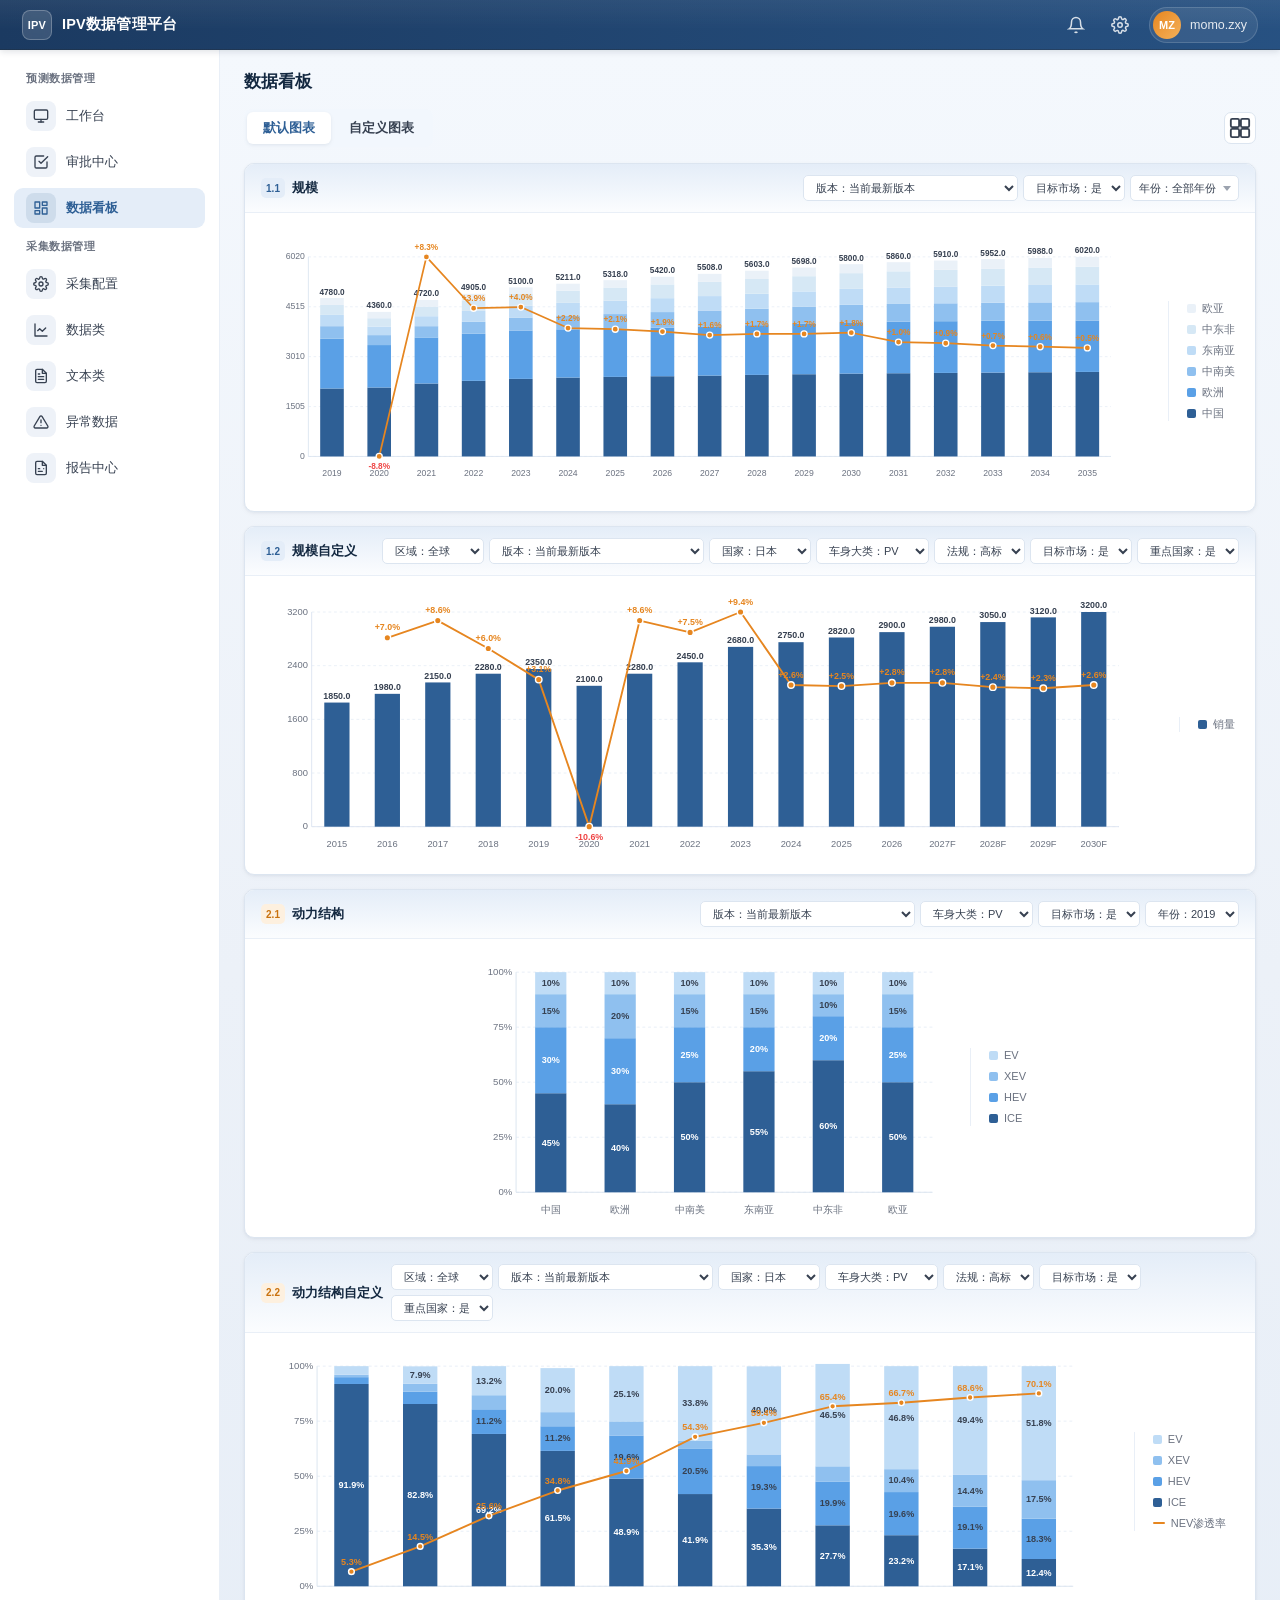
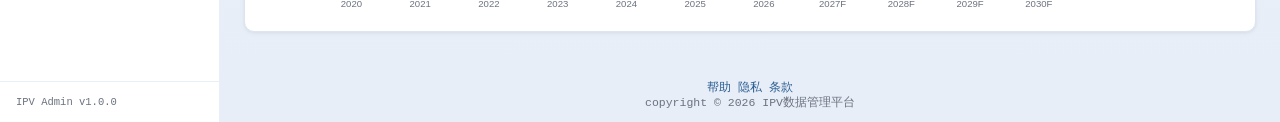
<file: pages/数据看板.html>
<!DOCTYPE html>
<html lang="zh-CN">
<head>
  <meta charset="UTF-8">
  <meta name="viewport" content="width=device-width, initial-scale=1.0">
  <title>数据看板 - IPV数据管理平台</title>
  <link rel="stylesheet" href="../assets/css/style.css">
  <style>
    /* === 看板工具栏 === */
    .dash-toolbar { display:flex; align-items:center; justify-content:space-between; margin-bottom:14px; }
    .dash-toolbar h3 { font-size:14px; font-weight:600; color:var(--text-1); display:flex; align-items:center; gap:6px; }
    .dash-toolbar h3::before { content:''; width:3px; height:14px; background:var(--primary); border-radius:2px; }
    .dash-actions { display:flex; gap:8px; }
    .btn-add-chart { font-size:12px; color:#fff; background:var(--primary); border:none; border-radius:7px; padding:7px 14px; cursor:pointer; font-family:var(--fn); display:inline-flex; align-items:center; gap:5px; transition:all .15s; height:32px; }
    .btn-add-chart:hover { background:var(--primary-dark); }
    .btn-view-toggle { width:32px; height:32px; display:inline-flex; align-items:center; justify-content:center; color:var(--text-2); background:#fff; border:1px solid var(--border); border-radius:7px; cursor:pointer; transition:all .15s; }
    .btn-view-toggle:hover, .btn-view-toggle.active { color:var(--primary); border-color:var(--primary); background:var(--primary-lighter); }
    .btn-view-toggle svg { width:22px; height:22px; display:block; flex-shrink:0; }

    /* === 看板标签页 === */
    .dash-tabsbar { display:flex; align-items:center; justify-content:space-between; flex-wrap:wrap; gap:8px 14px; margin-bottom:16px; }
    .dash-tabs { display:flex; align-items:center; gap:2px; padding:3px; background:var(--primary-lighter); border-radius:8px; }
    .dash-tab { padding:7px 16px; font-size:13px; font-weight:600; color:var(--text-2); background:none; border:none; border-radius:6px; cursor:pointer; font-family:var(--fn); transition:all .15s; }
    .dash-tab:hover { color:var(--primary); }
    .dash-tab.active { color:var(--primary); background:#fff; box-shadow:var(--shadow-sm); }
    .dash-tab-panel { display:block; }
    .dash-tab-panel[hidden] { display:none !important; }

    /* === 固定图表网格 === */
    .fixed-grid { display:grid; grid-template-columns:1fr; gap:14px; margin-bottom:16px; }
    .fixed-grid.is-two-column { grid-template-columns:repeat(2, minmax(0, 1fr)); }
    .fixed-grid .chart-card { min-width:0; }
    @media (max-width:900px) {
      .fixed-grid.is-two-column { grid-template-columns:1fr; }
    }
    .chart-card { background:#fff; border:1px solid var(--border); border-radius:10px; display:flex; flex-direction:column; overflow:hidden; box-shadow:var(--shadow-sm); }
    .chart-card-head { display:flex; align-items:center; gap:8px; padding:11px 16px; border-bottom:1px solid var(--border-soft); background:var(--grad-head); }
    .chart-card-title { font-size:13px; font-weight:600; color:var(--text-1); display:flex; align-items:center; gap:7px; flex-shrink:0; }
    .chart-badge { display:inline-flex; align-items:center; justify-content:center; min-width:24px; height:20px; padding:0 5px; border-radius:5px; font-size:10px; font-weight:700; background:var(--primary-soft); color:var(--primary); }
    .chart-badge.bc2 { background:var(--brand-soft); color:var(--brand-dark); }
    .chart-card-filters { display:flex; gap:5px; flex-wrap:wrap; margin-left:auto; }
    .chart-filter { height:26px; font-size:11px; border:1px solid var(--border); border-radius:5px; padding:0 6px 0 8px; background:#fff; color:var(--text-2); font-family:var(--fn); cursor:pointer; outline:none; }
    .chart-filter:focus { border-color:var(--primary); }

    /* === 下拉复选框（卡片筛选：年份多选） === */
    .chart-filter-multi { position:relative; display:inline-flex; }
    .chart-filter-multi .chart-filter-trigger { display:inline-flex; align-items:center; gap:5px; height:26px; max-width:230px; font-size:11px; border:1px solid var(--border); border-radius:5px; padding:0 7px 0 8px; background:#fff; color:var(--text-2); font-family:var(--fn); cursor:pointer; outline:none; transition:all .15s; }
    .chart-filter-multi .chart-filter-trigger .cf-value { overflow:hidden; text-overflow:ellipsis; white-space:nowrap; }
    .chart-filter-multi .chart-filter-trigger:hover { border-color:var(--primary); color:var(--primary); }
    .chart-filter-multi.open .chart-filter-trigger { border-color:var(--primary); color:var(--primary); box-shadow:0 0 0 3px rgba(var(--primary-rgb), .1); }
    .chart-filter-multi .cf-caret { flex-shrink:0; width:0; height:0; margin-left:2px; border-left:4px solid transparent; border-right:4px solid transparent; border-top:5px solid var(--text-placeholder); transition:transform .15s; }
    .chart-filter-multi.open .chart-filter-trigger .cf-caret { transform:rotate(180deg); border-top-color:var(--primary); }
    .chart-filter-pop { position:absolute; top:calc(100% + 5px); right:0; z-index:60; display:none; min-width:190px; background:#fff; border:1px solid var(--border); border-radius:8px; box-shadow:var(--shadow-md); padding:6px; }
    .chart-filter-multi.open .chart-filter-pop { display:block; }
    .chart-filter-pop-head { display:flex; align-items:center; justify-content:space-between; padding:3px 5px 7px; border-bottom:1px solid var(--border-soft); margin-bottom:3px; }
    .chart-filter-pop-head .cf-pop-title { font-size:11px; font-weight:600; color:var(--text-1); }
    .cf-pop-link { border:none; background:none; padding:0; font-size:10.5px; color:var(--primary); cursor:pointer; font-family:var(--fn); line-height:1.4; }
    .cf-pop-link:hover { text-decoration:underline; }
    .chart-filter-pop-body { max-height:198px; overflow-y:auto; }
    .chart-filter-opt { display:flex; align-items:center; gap:7px; padding:5px 6px; border-radius:5px; cursor:pointer; font-size:11px; color:var(--text-2); user-select:none; transition:background .1s; }
    .chart-filter-opt:hover { background:var(--primary-lighter); }
    .chart-filter-opt input[type=checkbox] { margin:0; width:13px; height:13px; accent-color:var(--primary); cursor:pointer; flex-shrink:0; }
    .chart-filter-opt.checked { color:var(--primary); font-weight:600; }
    .chart-filter-opt.disabled { opacity:.55; cursor:not-allowed; }
    .chart-filter-opt.disabled:hover { background:transparent; }
    .chart-empty-hint { display:flex; align-items:center; justify-content:center; height:268px; min-width:480px; font-size:12px; color:var(--text-3); }
    .chart-card-main { flex:1; min-width:0; display:flex; align-items:center; justify-content:center; gap:18px; padding:14px 20px 16px; }
    .chart-card-body { flex:0 1 auto; min-width:0; max-width:100%; display:flex; align-items:center; justify-content:center; overflow:visible; }
    .chart-card-body .combo-viz { width:auto; height:268px; max-width:100%; }
    .chart-card-foot { flex:0 0 auto; max-width:190px; display:flex; flex-direction:column; justify-content:center; align-items:flex-start; gap:10px; padding:2px 0 2px 18px; font-size:11px; color:var(--text-3); border-left:1px solid var(--border-soft); }
    .chart-card-foot .legend-item { white-space:nowrap; gap:6px; line-height:1; }

    /* === 自定义图表行布局：图表主体 + 右侧色块说明 === */
    .cc-chart-row { flex:1; min-width:0; width:100%; display:flex; align-items:center; justify-content:center; gap:18px; }
    .cc-chart-viz { flex:0 1 auto; min-width:0; max-width:100%; display:flex; align-items:center; justify-content:center; overflow:visible; }
    .cc-chart-foot { flex:0 0 auto; max-width:190px; display:flex; flex-direction:column; justify-content:center; align-items:flex-start; gap:10px; padding:2px 0 2px 18px; font-size:11px; color:var(--text-3); border-left:1px solid var(--border-soft); }
    .cc-chart-foot .legend-item { white-space:nowrap; gap:6px; line-height:1; }
    .cc-chart-row svg { max-width:100%; max-height:100%; }
    .cc-chart-viz .combo-viz, .cc-chart-viz .line-viz { width:auto; height:264px; max-width:100%; max-height:100%; }
    .cc-chart-viz .pie-viz-svg { width:auto; height:232px; max-width:100%; max-height:100%; display:block; }
    .cc-chart-foot .pie-legend-item { gap:6px; line-height:1.4; width:100%; }
    .cc-chart-foot .pie-legend-item .pie-legend-val { margin-left:auto; }
    .custom-chart-area .cc-chart-row { width:100%; height:100%; }
    .custom-chart-area .cc-chart-viz { height:100%; }
    .custom-chart-area .cc-chart-viz .pie-viz-svg { height:auto; max-height:100%; max-width:100%; }
    .custom-chart-area .cc-chart-viz .combo-viz, .custom-chart-area .cc-chart-viz .line-viz { height:100%; max-height:100%; width:auto; }
    .cc-preview-area .cc-chart-canvas { display:flex; flex-direction:column; }
    .cc-preview-area .cc-chart-canvas .cc-chart-row { flex:1 0 auto; width:100%; }

    /* === 图表公共样式 === */
    .combo-viz { width:100%; height:280px; display:block; }
    .custom-chart-area .combo-viz { height:100%; }
    .combo-viz text { font-family:var(--fn); }
    .combo-viz .grid-line { stroke:var(--border-soft); stroke-width:1; }
    .combo-viz .axis-label { font-size:10px; fill:var(--text-3); }
    .combo-viz .bar-label { font-size:9.5px; font-weight:600; fill:var(--text-2); }
    .combo-viz .line-label { font-size:9.5px; font-weight:600; }
    .combo-viz .seg-label { font-size:9.5px; font-weight:600; }
    .combo-legend { display:flex; flex-wrap:wrap; justify-content:center; gap:8px 14px; font-size:11px; color:var(--text-3); }
    .legend-item { display:flex; align-items:center; gap:4px; }
    .legend-dot { width:9px; height:9px; border-radius:2px; flex-shrink:0; }

    /* === 柱状图 CSS === */
    .bar-viz { display:flex; align-items:flex-end; gap:12px; width:100%; height:200px; padding:0 4px; }
    .bar-col-viz { flex:1; display:flex; flex-direction:column; align-items:center; gap:4px; height:100%; justify-content:flex-end; }
    .bar-val { font-size:10px; font-weight:600; color:var(--text-2); font-family:var(--fn); }
    .bar-fill { width:60%; border-radius:4px 4px 0 0; background:var(--primary); transition:height .3s; min-height:3px; }
    .bar-fill.brand { background:var(--brand); }
    .bar-lbl { font-size:10px; color:var(--text-3); }

    /* === 堆积柱状图 CSS === */
    .stacked-viz { display:flex; flex-direction:column; gap:8px; width:100%; }
    .stacked-legend { display:flex; gap:12px; font-size:10px; color:var(--text-3); }
    .stacked-bars { display:flex; align-items:flex-end; gap:12px; height:180px; }
    .stacked-col { flex:1; display:flex; flex-direction:column; align-items:center; gap:4px; height:100%; justify-content:flex-end; }
    .stacked-col-bars { width:60%; height:100%; display:flex; flex-direction:column-reverse; border-radius:4px; overflow:hidden; }
    .stacked-seg { transition:height .3s; }
    .stacked-lbl { font-size:10px; color:var(--text-3); }

    /* === 折线图 SVG === */
    .line-viz { width:100%; height:280px; display:block; }
    .line-viz .grid-line { stroke:var(--border-soft); stroke-width:1; }
    .line-viz .axis-label { font-size:10px; fill:var(--text-3); font-family:var(--fn); }
    .line-viz .line-label { font-size:8.5px; font-weight:600; }
    .line-viz .data-line { fill:none; stroke-width:2; stroke-linecap:round; stroke-linejoin:round; }
    .line-viz .data-point { stroke-width:2; }

    /* === 饼图 SVG === */
    .pie-legend-item { display:flex; align-items:center; gap:6px; color:var(--text-2); }
    .pie-legend-val { font-weight:600; color:var(--text-1); font-family:var(--fn); }

    /* === 表格 === */
    .table-viz { width:100%; font-size:11px; }
    .table-viz th { background:var(--th-bg); color:var(--text-3); font-weight:600; padding:6px 8px; text-align:left; font-size:10px; }
    .table-viz td { padding:6px 8px; color:var(--text-2); border-bottom:1px solid var(--border-soft); }
    .table-viz tr:last-child td { border-bottom:none; }

    /* === 自定义图表区 === */
    .custom-section { margin-top:4px; }
    .custom-empty { background:#fff; border:1px dashed var(--border); border-radius:10px; padding:40px 20px; text-align:center; }
    .custom-empty-ico { width:48px; height:48px; border-radius:12px; background:var(--primary-lighter); color:var(--primary); display:flex; align-items:center; justify-content:center; margin:0 auto 12px; }
    .custom-empty p { font-size:12px; color:var(--text-3); }
    .custom-grid { display:grid; grid-template-columns:repeat(auto-fill, minmax(360px, 1fr)); gap:14px; }
    .custom-card { background:#fff; border:1px solid var(--border); border-radius:10px; overflow:hidden; display:flex; flex-direction:column; }
    .custom-card-head { padding:10px 14px; display:flex; align-items:center; justify-content:space-between; border-bottom:1px solid var(--border-soft); flex-shrink:0; }
    .custom-card-title { font-size:13px; font-weight:600; color:var(--text-1); display:flex; align-items:center; gap:6px; }
    .custom-card-type { font-size:10px; padding:1px 6px; border-radius:4px; background:var(--primary-soft); color:var(--primary); }
    .custom-card-actions { display:flex; gap:4px; }
    .custom-card-actions button { border:none; background:none; cursor:pointer; color:var(--text-3); padding:4px; border-radius:4px; display:flex; align-items:center; }
    .custom-card-actions button:hover { background:var(--bg-hover); color:var(--primary); }
    .custom-card-body { height:300px; background:var(--canvas); display:flex; align-items:center; justify-content:center; overflow:hidden; }
    .custom-chart-area { background:#fff; border-radius:8px; width:calc(100% - 20px); height:calc(100% - 20px); display:flex; align-items:center; justify-content:center; overflow:hidden; box-shadow:var(--shadow-sm); }
    .custom-chart-area > * { width:100%; max-height:100%; }
    .custom-chart-area svg { max-width:100%; max-height:100%; }
    .custom-chart-area .table-viz { font-size:10px; max-height:100%; overflow:auto; }
    .custom-chart-area .line-viz { width:100%; height:100%; }
    .custom-card-foot { padding:6px 14px 10px; font-size:10px; color:var(--text-3); display:flex; justify-content:space-between; flex-shrink:0; }

    /* === 全屏图表编辑器 === */
    .cc-editor { position:fixed; inset:0; z-index:6500; background:#fff; display:none; flex-direction:column; }
    .cc-editor.active { display:flex; }
    .cc-editor-top { height:48px; padding:0 16px; display:flex; align-items:center; gap:12px; border-bottom:1px solid var(--border); background:var(--grad-head); flex-shrink:0; }
    .cc-editor-back { display:flex; align-items:center; gap:6px; cursor:pointer; font-size:13px; color:var(--text-2); border:none; background:none; font-family:var(--fn); }
    .cc-editor-back:hover { color:var(--primary); }
    .cc-editor-title { font-size:14px; font-weight:700; color:var(--text-1); display:flex; align-items:center; gap:8px; }
    .cc-editor-title::before { content:''; width:3px; height:16px; background:var(--primary); border-radius:2px; }
    .cc-editor-name-input { height:30px; border:1px solid var(--border); border-radius:6px; padding:0 10px; font-size:13px; color:var(--text-1); font-family:var(--fn); background:#fff; outline:none; width:200px; }
    .cc-editor-name-input:focus { border-color:var(--primary); }
    .cc-editor-meta { font-size:11px; color:var(--text-3); display:flex; align-items:center; gap:8px; }
    .cc-editor-meta .cc-version-chip { background:var(--primary-soft); color:var(--primary); padding:2px 8px; border-radius:5px; font-size:11px; }
    .cc-editor-actions { margin-left:auto; display:flex; gap:8px; align-items:center; }
    .cc-editor-btn-save { font-size:12px; color:#fff; background:var(--primary); border:none; border-radius:7px; padding:7px 16px; cursor:pointer; font-family:var(--fn); display:inline-flex; align-items:center; gap:5px; transition:all .15s; height:32px; }
    .cc-editor-btn-save:hover { background:var(--primary-dark); }

    .cc-editor-body { flex:1; display:grid; grid-template-columns:270px 400px minmax(0,1fr); overflow:hidden; }

    /* 左面板 — 字段列表 */
    .cc-left { min-width:0; min-height:0; border-right:1px solid var(--border); overflow:hidden; display:flex; flex-direction:column; }
    .cc-left-section { padding:12px 14px; border-bottom:1px solid var(--border-soft); flex-shrink:0; }
    .cc-left-fields { flex:1 1 0; min-height:240px; overflow-y:auto; }
    .cc-left-type-section { flex:0 1 28%; min-height:0; overflow-y:auto; }
    .cc-left-title { font-size:11px; font-weight:700; color:var(--text-3); text-transform:uppercase; letter-spacing:.5px; margin-bottom:8px; display:flex; align-items:center; gap:6px; }
    .cc-field-search { width:100%; height:28px; border:1px solid var(--border); border-radius:5px; padding:0 8px; font-size:11px; color:var(--text-2); background:#fff; outline:none; margin-bottom:8px; }
    .cc-field-search:focus { border-color:var(--primary); }
    .cc-field-group-label { font-size:10px; font-weight:600; color:var(--text-3); margin:8px 0 4px; }
    .cc-field-item { padding:5px 8px; border-radius:5px; cursor:grab; display:flex; gap:7px; align-items:center; transition:background .12s; }
    .cc-field-item:hover { background:var(--primary-lighter); }
    .cc-field-item.dragging { opacity:.4; }
    .cc-field-item.in-use { opacity:.5; }
    .cc-field-item.in-use .cc-field-name::after { content:' ✓'; color:var(--primary); }
    .cc-field-tag { display:inline-flex; align-items:center; justify-content:center; width:16px; height:16px; border-radius:3px; font-size:9px; font-weight:700; flex-shrink:0; }
    .cc-field-tag.dim { background:var(--primary-soft); color:var(--primary); }
    .cc-field-tag.metric { background:var(--brand-soft); color:var(--brand-dark); }
    .cc-field-name { min-width:0; font-size:11.5px; color:var(--text-2); overflow-wrap:anywhere; }

    /* 图表类型选择 */
    .cc-type-grid { display:flex; flex-direction:column; gap:10px; padding:10px 14px; }
    .cc-type-group { display:flex; flex-direction:column; gap:5px; }
    .cc-type-group-title { font-size:10px; font-weight:700; color:var(--text-3); }
    .cc-type-group-options { display:grid; grid-template-columns:repeat(2,minmax(0,1fr)); gap:6px; }
    .cc-type-card { border:1.5px solid var(--border); border-radius:7px; padding:8px 2px 6px; cursor:pointer; text-align:center; transition:all .15s; background:#fff; }
    .cc-type-card:hover { border-color:var(--primary); background:var(--primary-lighter); }
    .cc-type-card.active { border-color:var(--primary); background:var(--primary-soft); }
    .cc-type-card svg { color:var(--text-3); margin-bottom:2px; }
    .cc-type-card.active svg { color:var(--primary); }
    .cc-type-card span { display:block; font-size:10px; color:var(--text-2); }
    .cc-type-card.active span { color:var(--primary); font-weight:600; }

    /* 中面板 — 字段配置 */
    .cc-middle { border-right:1px solid var(--border); overflow:hidden; display:flex; flex-direction:column; }
    .cc-middle > .cc-panel:first-child { flex:none; }
    .cc-panel { border-bottom:1px solid var(--border-soft); }
    .cc-panel-head { padding:10px 14px 6px; font-size:12px; font-weight:600; color:var(--text-1); display:flex; align-items:center; gap:6px; }
    .cc-panel-head::before { content:''; width:3px; height:13px; background:var(--primary); border-radius:2px; }
    .cc-panel-body { padding:8px 14px 14px; }

    /* 拖放槽 */
    .cc-slot-row { display:grid; grid-template-columns:64px 1fr; border:1px solid var(--border); border-radius:7px; min-height:44px; margin-bottom:8px; transition:all .15s; }
    .cc-slot-row.dragover { border-color:var(--primary) !important; background:var(--primary-soft) !important; border-style:solid !important; }
    .cc-slot-row.invalid-drop { border-color:#EF4444 !important; background:#FEF2F2 !important; }
    .cc-slot-row.empty { border-style:dashed; }
    .cc-slot-label { display:flex; align-items:center; justify-content:center; font-size:11px; font-weight:600; color:var(--text-3); border-right:1px solid var(--border-soft); }
    .cc-slot-drop { display:flex; flex-wrap:wrap; gap:5px; padding:6px 8px; align-items:center; min-height:44px; }
    .cc-slot-empty-hint { font-size:10px; color:var(--text-placeholder); }
    .cc-field-chip { padding:3px 5px 3px 7px; background:var(--primary-lighter); border:1px solid var(--border); border-radius:5px; font-size:11.5px; cursor:pointer; display:inline-flex; align-items:center; gap:4px; transition:all .12s; }
    .cc-field-chip:hover { border-color:var(--primary); background:var(--primary-soft); }
    .cc-field-chip .cc-chip-agg { font-size:9px; color:var(--text-3); background:#fff; padding:1px 4px; border-radius:3px; }
    .cc-field-chip .cc-chip-close { cursor:pointer; color:var(--text-3); font-size:14px; line-height:1; padding:0 2px; border:none; background:none; }
    .cc-field-chip .cc-chip-close:hover { color:#EF4444; }

    /* 版本选择 */
    .cc-version-group { margin-bottom:8px; }
    .cc-version-label { font-size:11px; color:var(--text-3); margin-bottom:4px; }
    .cc-version-select { width:100%; height:30px; border:1px solid var(--border); border-radius:5px; padding:0 8px; font-size:12px; color:var(--text-1); background:#fff; cursor:pointer; outline:none; }
    .cc-version-select:focus { border-color:var(--primary); }

    /* 筛选条件 — 中栏竖排面板 */
    .cc-filter-panel { flex:1; min-height:0; display:flex; flex-direction:column; border-bottom:none; overflow:hidden; }
    .cc-filter-head { margin:2px 12px 8px; flex-shrink:0; display:flex; flex-direction:column; gap:6px; }
    .cc-filter-head-top { display:flex; align-items:center; gap:8px; flex-wrap:wrap; }
    .cc-filter-count { font-size:10.5px; color:var(--primary); background:var(--primary-soft); border-radius:4px; padding:1px 7px; font-weight:600; }
    .cc-filter-hint { font-size:10px; color:var(--text-3); line-height:1.5; }
    .cc-combo-row { width:100%; }
    .cc-combo-select { width:100%; height:26px; border:1px solid var(--border); border-radius:5px; padding:0 6px; font-size:11px; color:var(--text-2); background:#fff; cursor:pointer; outline:none; }
    .cc-combo-select:focus { border-color:var(--primary); }
    .cc-filter-actions { display:flex; align-items:center; gap:6px; flex-wrap:wrap; }
    .cc-btn-clear { margin-left:auto; }
    .cc-btn { height:26px; border:1px solid var(--border); border-radius:5px; padding:0 9px; font-size:11px; cursor:pointer; background:#fff; color:var(--text-2); font-family:var(--fn); display:inline-flex; align-items:center; gap:4px; white-space:nowrap; }
    .cc-btn:hover { border-color:var(--primary); color:var(--primary); }
    .cc-btn.primary { background:var(--primary); border-color:var(--primary); color:#fff; }
    .cc-btn.primary:hover { background:var(--primary-dark); border-color:var(--primary-dark); }
    .cc-btn.danger { color:#EF4444; }
    .cc-btn.danger:hover { border-color:#EF4444; color:#EF4444; background:#FEF2F2; }
    .cc-btn:disabled { opacity:.45; cursor:not-allowed; }
    .cc-combo-edit { display:flex; align-items:center; gap:6px; flex-wrap:wrap; margin-top:6px; padding-top:6px; border-top:1px dashed var(--border-soft); }
    .cc-combo-name-input { width:140px; height:26px; border:1px solid var(--border); border-radius:5px; padding:0 8px; font-size:11px; color:var(--text-1); background:#fff; outline:none; }
    .cc-combo-name-input:focus { border-color:var(--primary); }
    .cc-filter-list { flex:1; min-height:0; overflow-y:auto; padding:2px 12px 14px; display:flex; flex-direction:column; gap:8px; }
    .cc-filter-dim-row { border:1px solid var(--border-soft); background:var(--canvas); border-radius:7px; padding:7px 9px; }
    .cc-filter-dim-label { font-size:11px; font-weight:600; color:var(--text-2); display:flex; align-items:center; gap:5px; margin-bottom:6px; }
    .cc-filter-dim-label .cc-field-tag { width:15px; height:15px; font-size:8.5px; }
    .cc-filter-dim-vals { display:flex; flex-wrap:wrap; gap:5px; }
    .cc-val-chip { padding:2px 10px; border:1px solid var(--border); border-radius:11px; font-size:11px; color:var(--text-2); background:#fff; cursor:pointer; user-select:none; line-height:1.6; transition:all .12s; white-space:nowrap; }
    .cc-val-chip:hover { border-color:var(--primary); color:var(--primary); }
    .cc-val-chip.on { background:var(--primary); border-color:var(--primary); color:#fff; }
    .cc-val-chip.all { color:var(--text-3); font-weight:600; border-style:dashed; }
    .cc-val-chip.all.on { color:#fff; font-weight:600; }

    /* 右面板 — 预览 */
    .cc-right { min-width:0; overflow:hidden; display:flex; flex-direction:column; background:var(--canvas); }
    .cc-preview-tabs { display:flex; gap:2px; padding:8px 14px 0; border-bottom:1px solid var(--border-soft); flex-shrink:0; }
    .cc-preview-tab { padding:5px 12px; font-size:11.5px; color:var(--text-3); cursor:pointer; border-radius:6px 6px 0 0; border:1px solid transparent; border-bottom:none; transition:all .15s; }
    .cc-preview-tab:hover { color:var(--text-1); }
    .cc-preview-tab.active { background:#fff; border-color:var(--border-soft); font-weight:600; color:var(--primary); }
    .cc-preview-area { flex:1; overflow:auto; padding:16px; }
    .cc-chart-stage { min-height:100%; box-sizing:border-box; display:flex; align-items:stretch; background:#fff; border:1px solid var(--border); border-radius:8px; padding:20px; box-shadow:var(--shadow-sm); }
    .cc-chart-canvas { flex:1; min-width:0; min-height:360px; }
    .cc-chart-context { display:flex; flex-wrap:wrap; gap:8px; padding:0 0 16px; border-bottom:1px solid var(--border-soft); margin-bottom:14px; }
    .cc-chart-context-item { display:inline-flex; align-items:center; gap:4px; padding:4px 8px; border:1px solid var(--border); border-radius:4px; color:var(--text-2); font-size:11px; background:var(--canvas); }
    .cc-chart-context-item strong { color:var(--text-1); font-weight:600; }
    .cc-chart-context-meta { margin-left:auto; align-self:center; color:var(--text-3); font-size:11px; }
    .cc-series-viz { display:flex; flex-direction:column; min-height:320px; }
    .cc-series-legend { display:flex; flex-wrap:wrap; justify-content:center; gap:12px; margin-bottom:12px; font-size:11px; color:var(--text-2); }
    .cc-series-bars { display:flex; align-items:flex-end; gap:14px; flex:1; min-height:260px; padding:12px 12px 0; border-left:1px solid var(--border); border-bottom:1px solid var(--border); }
    .cc-series-group { display:flex; flex:1; min-width:46px; height:100%; align-items:flex-end; justify-content:center; gap:4px; position:relative; }
    .cc-series-group-label { position:absolute; bottom:-23px; left:50%; transform:translateX(-50%); width:100%; overflow:hidden; text-overflow:ellipsis; white-space:nowrap; text-align:center; font-size:10px; color:var(--text-3); }
    .cc-series-bar { min-width:7px; max-width:22px; flex:1; position:relative; border-radius:3px 3px 0 0; }
    .cc-series-bar:hover { opacity:.8; }
    .cc-series-value { position:absolute; left:50%; bottom:calc(100% + 3px); transform:translateX(-50%); color:var(--text-2); font-size:9px; white-space:nowrap; }
    .cc-preview-empty { display:flex; flex-direction:column; align-items:center; justify-content:center; height:100%; color:var(--text-3); font-size:13px; }
    .cc-preview-empty svg { margin-bottom:10px; }
    .cc-raw-table { width:100%; border-collapse:collapse; font-size:12px; background:#fff; border:1px solid var(--border-soft); border-radius:8px; overflow:hidden; }
    .cc-raw-table th { background:var(--th-bg); color:var(--text-3); font-weight:600; padding:7px 10px; text-align:left; font-size:11px; border-bottom:1px solid var(--border-soft); position:sticky; top:0; }
    .cc-raw-table td { padding:6px 10px; border-bottom:1px solid var(--border-soft); color:var(--text-2); }
    .cc-raw-table tr:last-child td { border-bottom:none; }
    .cc-raw-table .num { font-family:var(--fn); text-align:right; }
  </style>
</head>
<body>
  <script src="../assets/js/common.js"></script>
  <script>
    /* ===== Mock 数据 ===== */
    const REGIONS = ['中国', '欧洲', '中南美', '东南亚', '中东非', '欧亚'];
    const POWERTRAINS = [
      { name: 'ICE', color: '#6B7280' },
      { name: 'HEV', color: '#2E5F95' },
      { name: 'XEV', color: '#E68620' },
      { name: 'EV',  color: '#10B981' }
    ];

    // 1.1 规模 — 各目标市场分年份规模数据（万辆）
    // X轴=版本(年份), Y轴=各目标市场堆积规模, 折线=同比增速
    const SCALE_VERSIONS = ['2019', '2020', '2021', '2022', '2023', '2024', '2025', '2026', '2027', '2028', '2029', '2030', '2031', '2032', '2033', '2034', '2035'];
    const SCALE_REGIONS = [
      { name: '中国',   color: '#2E5F95', values: [2050, 2080, 2200, 2280, 2340, 2380, 2400, 2420, 2440, 2460, 2480, 2500, 2510, 2520, 2530, 2540, 2550] },
      { name: '欧洲',   color: '#5AA0E6', values: [1500, 1280, 1390, 1420, 1460, 1455, 1450, 1465, 1480, 1500, 1520, 1546, 1555, 1560, 1562, 1558, 1550] },
      { name: '中南美', color: '#8FC0EF', values: [380, 300, 340, 360, 390, 419, 445, 470, 483, 498, 513, 529, 535, 540, 545, 550, 555] },
      { name: '东南亚', color: '#BFDCF6', values: [340, 260, 300, 330, 360, 379, 406, 420, 435, 450, 465, 480, 495, 505, 515, 525, 535] },
      { name: '中东非', color: '#D6E8F5', values: [300, 250, 290, 320, 350, 368, 397, 415, 430, 445, 460, 475, 490, 505, 515, 525, 535] },
      { name: '欧亚',   color: '#EAF1F8', values: [210, 190, 200, 195, 200, 210, 220, 230, 240, 250, 260, 270, 275, 280, 285, 290, 295] },
    ];
    // 同比增速（%）
    const SCALE_GROWTH = [null, -8.8, 8.3, 3.9, 4.0, 2.2, 2.1, 1.9, 1.6, 1.7, 1.7, 1.8, 1.0, 0.9, 0.7, 0.6, 0.5];

    // 1.2 规模自定义 — 2015-2030年销量预测（万辆）+ 同比增速
    const SCALE_CUSTOM_YEARS = ['2015','2016','2017','2018','2019','2020','2021','2022','2023','2024','2025','2026','2027F','2028F','2029F','2030F'];
    const SCALE_CUSTOM_SALES = [1850, 1980, 2150, 2280, 2350, 2100, 2280, 2450, 2680, 2750, 2820, 2900, 2980, 3050, 3120, 3200];
    const SCALE_CUSTOM_GROWTH = [null, 7.0, 8.6, 6.0, 3.1, -10.6, 8.6, 7.5, 9.4, 2.6, 2.5, 2.8, 2.8, 2.4, 2.3, 2.6];

    // 规模数据（万辆）— 旧1.2用
    const SCALE_DATA = {
      '全部': [2800, 2200, 850, 1200, 650, 480],
      'PV':   [2400, 1800, 700, 1000, 550, 400],
      'LCV':  [400, 400, 150, 200, 100, 80],
    };

    // 统一图表配色 — 启源蓝渐变 + 品牌橙
    const C_ICE = '#2E5F95';   // 深蓝
    const C_HEV = '#5AA0E6';   // 中蓝
    const C_XEV = '#8FC0EF';   // 浅蓝
    const C_EV  = '#BFDCF6';   // 最浅蓝
    const C_LINE = '#E68620';  // 品牌橙（折线）

    // 2.2 动力结构 — 各区域动力类型占比（%）
    const POWER_REGIONS = ['中国', '欧洲', '中南美', '东南亚', '中东非', '欧亚'];
    const POWER_TYPES = [
      { name: 'ICE', color: C_ICE, values: [0.45, 0.40, 0.50, 0.55, 0.60, 0.50] },
      { name: 'HEV', color: C_HEV, values: [0.30, 0.30, 0.25, 0.20, 0.20, 0.25] },
      { name: 'XEV', color: C_XEV, values: [0.15, 0.20, 0.15, 0.15, 0.10, 0.15] },
      { name: 'EV',  color: C_EV,  values: [0.10, 0.10, 0.10, 0.10, 0.10, 0.10] },
    ];

    // 2.2 动力结构自定义 — 2020-2030F 各动力占比 + NEV渗透率折线
    const POWER_CUSTOM_YEARS = ['2020','2021','2022','2023','2024','2025','2026','2027F','2028F','2029F','2030F'];
    const POWER_CUSTOM_TYPES = [
      { name: 'ICE', color: C_ICE, values: [0.919, 0.828, 0.692, 0.615, 0.489, 0.419, 0.353, 0.277, 0.232, 0.171, 0.124] },
      { name: 'HEV', color: C_HEV, values: [0.031, 0.056, 0.112, 0.112, 0.196, 0.205, 0.193, 0.199, 0.196, 0.191, 0.183] },
      { name: 'XEV', color: C_XEV, values: [0.011, 0.036, 0.064, 0.064, 0.064, 0.038, 0.053, 0.069, 0.104, 0.144, 0.175] },
      { name: 'EV',  color: C_EV,  values: [0.039, 0.079, 0.132, 0.200, 0.251, 0.338, 0.400, 0.465, 0.468, 0.494, 0.518] },
    ];
    const NEV_PENETRATION = [5.3, 14.5, 25.6, 34.8, 41.9, 54.3, 59.4, 65.4, 66.7, 68.6, 70.1];

    /* ===== 固定图表筛选选项 ===== */
    const FILTER_OPTS = {
      'IPV版本': ['当前最新版本', '2026-A-IPV【Publish_0815】', '2026-B-IPV【Publish_0720】'],
      '车身大类': ['PV', 'LCV'],
      '目标市场': ['是', '否'],
      '区域': ['全球', '中国', '欧洲', '中南美', '东南亚', '中东非', '欧亚'],
      '国家': ['日本', '韩国', '德国', '法国', '美国', '巴西', '泰国', '阿联酋'],
      '法规聚类': ['高标', '右低', '左低'],
      '重点国家': ['是', '否'],
      '年份': ['2019', '2020', '2021', '2022', '2023', '2024', '2025', '2026', '2027', '2028', '2029', '2030', '2031', '2032', '2033', '2034', '2035'],
    };

    /* ===== 自定义图表字段定义 ===== */
    const DIMENSIONS = [
      { key: '区域',   options: ['中国', '欧洲', '中南美', '东南亚', '中东非', '欧亚'] },
      { key: '国家', label: '国家/地区', options: ['日本', '韩国', '德国', '法国', '美国', '巴西', '泰国', '阿联酋'] },
      { key: '车身大类', options: ['PV', 'LCV'] },
      { key: '品类',   options: ['轿车', 'SUV', 'MPV', '皮卡'] },
      { key: '品种',   options: ['紧凑型', '中型', '中大型', '豪华型'] },
      { key: '车格', label: '车格细分', options: ['A级', 'B级', 'C级', 'D级'] },
      { key: '动力', label: '动力类型', options: ['ICE', 'HEV', 'XEV', 'EV'] },
      { key: '价格段', options: ['10万以下', '10-20万', '20-30万', '30-50万', '50万以上'] },
      { key: '年份',   options: ['2024', '2025', '2026'] },
      { key: '法规聚类', options: ['高标', '右低', '左低'] },
      { key: '目标市场', options: ['是', '否'] },
      { key: '重点国家', options: ['是', '否'] },
    ];
    const METRICS = ['规模(万辆)', '增速(%)', '占比(%)', '车型数量'];

    /* ===== 发布版本列表 ===== */
    const VERSIONS = {
      '发布版': ['2026-A-IPV【Publish_0815】', '2026-B-IPV【Publish_0720】'],
      '更新版': ['2026-A-IPV【Update_0810】', '2026-B-IPV【Update_0705】'],
    };

    /* ===== 自定义图表状态 ===== */
    let customCharts = [];
    let editingChartId = null;

    /* ===== 渲染函数 ===== */
    function renderBarChart(container, labels, values, color) {
      var n = labels.length;
      var w = Math.max(500, n * 60), h = 280, pad = { t:20, r:20, b:30, l:45 };
      var cw = w - pad.l - pad.r, ch = h - pad.t - pad.b;
      var stepX = cw / n, barW = stepX * 0.5;
      var max = Math.max.apply(null, values.concat([1]));
      var barColor = color === 'brand' ? '#E68620' : '#2E5F95';
      var ticks = [0, max*0.25, max*0.5, max*0.75, max];
      var grid = ticks.map(function(v) {
        var y = pad.t + ch - (v / max) * ch;
        return '<line class="grid-line" x1="' + pad.l + '" y1="' + y + '" x2="' + (w-pad.r) + '" y2="' + y + '" stroke-dasharray="3,3" />';
      }).join('');
      var axisLines = '<line x1="' + pad.l + '" y1="' + pad.t + '" x2="' + pad.l + '" y2="' + (pad.t+ch) + '" stroke="var(--border)" stroke-width="1" />' +
        '<line x1="' + pad.l + '" y1="' + (pad.t+ch) + '" x2="' + (w-pad.r) + '" y2="' + (pad.t+ch) + '" stroke="var(--border)" stroke-width="1" />';
      var yLeft = ticks.map(function(v) {
        var y = pad.t + ch - (v / max) * ch;
        return '<text class="axis-label" x="' + (pad.l-4) + '" y="' + (y+3) + '" text-anchor="end">' + Math.round(v) + '</text>';
      }).join('');
      var bars = labels.map(function(label, i) {
        var x = pad.l + i * stepX + (stepX - barW) / 2;
        var barH = (values[i] / max) * ch;
        var y = pad.t + ch - barH;
        return '<rect x="' + x + '" y="' + y + '" width="' + barW + '" height="' + barH + '" fill="' + barColor + '" rx="2" />' +
               '<text class="bar-label" x="' + (x + barW/2) + '" y="' + (y - 4) + '" text-anchor="middle">' + values[i] + '</text>';
      }).join('');
      var xLabels2 = labels.map(function(l, i) {
        return '<text class="axis-label" x="' + (pad.l + i*stepX + stepX/2) + '" y="' + (h-8) + '" text-anchor="middle">' + l + '</text>';
      }).join('');
      container.innerHTML = '<svg class="combo-viz" viewBox="0 0 ' + w + ' ' + h + '" preserveAspectRatio="xMidYMid meet">' + grid + axisLines + bars + yLeft + xLabels2 + '</svg>';
      var legendItems = '<span class="legend-item"><span class="legend-dot" style="background:' + barColor + '"></span>数值</span>';
      var foot = document.getElementById(container.id + '-foot');
      if (foot) foot.innerHTML = legendItems;
    }

    function renderGroupedBarChart(container, labels, series) {
      var n = labels.length, nSeries = series.length;
      var w = Math.max(500, n * (nSeries * 14 + 30)), h = 280, pad = { t:20, r:20, b:30, l:45 };
      var cw = w - pad.l - pad.r, ch = h - pad.t - pad.b;
      var stepX = cw / n, groupW = stepX * 0.7, barW = groupW / nSeries;
      var colors = ['#2E5F95', '#5AA0E6', '#8FC0EF', '#BFDCF6', '#E68620', '#D97706'];
      var max = Math.max.apply(null, series.flatMap(function(s) { return s.values; }).concat([1]));
      var ticks = [0, max*0.25, max*0.5, max*0.75, max];
      var legend = series.map(function(s, i) {
        return '<span class="legend-item"><span class="legend-dot" style="background:' + colors[i % colors.length] + '"></span>' + s.name + '</span>';
      }).reverse().join('');
      var grid = ticks.map(function(v) {
        var y = pad.t + ch - (v / max) * ch;
        return '<line class="grid-line" x1="' + pad.l + '" y1="' + y + '" x2="' + (w-pad.r) + '" y2="' + y + '" stroke-dasharray="3,3" />';
      }).join('');
      var axisLines = '<line x1="' + pad.l + '" y1="' + pad.t + '" x2="' + pad.l + '" y2="' + (pad.t+ch) + '" stroke="var(--border)" stroke-width="1" />' +
        '<line x1="' + pad.l + '" y1="' + (pad.t+ch) + '" x2="' + (w-pad.r) + '" y2="' + (pad.t+ch) + '" stroke="var(--border)" stroke-width="1" />';
      var yLeft = ticks.map(function(v) {
        var y = pad.t + ch - (v / max) * ch;
        return '<text class="axis-label" x="' + (pad.l-4) + '" y="' + (y+3) + '" text-anchor="end">' + Math.round(v) + '</text>';
      }).join('');
      var bars = labels.map(function(label, labelIndex) {
        var groupX = pad.l + labelIndex * stepX + (stepX - groupW) / 2;
        return series.map(function(s, seriesIndex) {
          var value = s.values[labelIndex];
          var x = groupX + seriesIndex * barW;
          var barH = (value / max) * ch;
          var y = pad.t + ch - barH;
          return '<rect x="' + x + '" y="' + y + '" width="' + (barW - 1) + '" height="' + barH + '" fill="' + colors[seriesIndex % colors.length] + '" rx="1.5" />' +
                 '<text class="bar-label" x="' + (x + barW/2) + '" y="' + (y - 4) + '" text-anchor="middle" style="font-size:8px;">' + value + '</text>';
        }).join('');
      }).join('');
      var xLabels2 = labels.map(function(l, i) {
        return '<text class="axis-label" x="' + (pad.l + i*stepX + stepX/2) + '" y="' + (h-8) + '" text-anchor="middle">' + l + '</text>';
      }).join('');
      container.innerHTML = '<svg class="combo-viz" viewBox="0 0 ' + w + ' ' + h + '" preserveAspectRatio="xMidYMid meet">' + grid + axisLines + bars + yLeft + xLabels2 + '</svg>';
      var foot = document.getElementById(container.id + '-foot');
      if (foot) foot.innerHTML = legend;
    }

    function renderStackedChart(container, labels, series) {
      const legend = series.slice().reverse().map(s => `<span class="legend-item"><span class="legend-dot" style="background:${s.color}"></span>${s.name}</span>`).join('');
      const bars = labels.map((label, i) => {
        const segs = series.map(s => `<div class="stacked-seg" style="height:${(s.values[i])*100}%;background:${s.color};" title="${s.name}: ${(s.values[i]*100).toFixed(0)}%"></div>`).join('');
        return `<div class="stacked-col"><div class="stacked-col-bars">${segs}</div><div class="stacked-lbl">${label}</div></div>`;
      }).join('');
      container.innerHTML = `
        <div class="stacked-viz">
          <div class="stacked-legend">${legend}</div>
          <div class="stacked-bars">${bars}</div>
        </div>
      `;
    }

    function renderLineChart(container, labels, series, showMarkers) {
      const n = labels.length;
      const w = Math.max(500, n * 60), h = 280, pad = { t:20, r:20, b:30, l:45 };
      const cw = w - pad.l - pad.r, ch = h - pad.t - pad.b;
      const maxVal = Math.max(...series.flatMap(s => s.values), 1);
      const stepX = cw / (labels.length - 1 || 1);
      const colors = ['#2E5F95', '#E68620', '#10B981', '#7C3AED'];
      const gridLines = [0, 0.25, 0.5, 0.75, 1].map(p => {
        const y = pad.t + ch - p * ch;
        return `<line class="grid-line" x1="${pad.l}" y1="${y}" x2="${w-pad.r}" y2="${y}" />`;
      }).join('');
      const axisLines = `<line x1="${pad.l}" y1="${pad.t}" x2="${pad.l}" y2="${pad.t+ch}" stroke="var(--border)" stroke-width="1" /><line x1="${pad.l}" y1="${pad.t+ch}" x2="${w-pad.r}" y2="${pad.t+ch}" stroke="var(--border)" stroke-width="1" />`;
      const xLabels = labels.map((l, i) => `<text class="axis-label" x="${pad.l + i*stepX}" y="${h-8}" text-anchor="middle">${l}</text>`).join('');
      const yLabels = [0, maxVal/2, maxVal].map((v, i) => {
        const y = pad.t + ch - (i/2) * ch;
        return `<text class="axis-label" x="${pad.l-4}" y="${y+3}" text-anchor="end">${v.toFixed(0)}</text>`;
      }).join('');
      const lines = series.map((s, si) => {
        const c = colors[si % colors.length];
        const pts = s.values.map((v, i) => `${pad.l + i*stepX},${pad.t + ch - (v/maxVal)*ch}`).join(' ');
        const dots = s.values.map((v, i) => `<circle class="data-point" cx="${pad.l + i*stepX}" cy="${pad.t + ch - (v/maxVal)*ch}" r="3" fill="${c}" stroke="#fff" /><text class="line-label" x="${pad.l + i*stepX}" y="${pad.t + ch - (v/maxVal)*ch - 8}" text-anchor="middle" fill="${c}">${v}</text>`).join('');
        return `<polyline class="data-line" stroke="${c}" points="${pts}" />${showMarkers ? dots : ''}`;
      }).join('');
      container.innerHTML = `<svg class="line-viz" viewBox="0 0 ${w} ${h}" preserveAspectRatio="xMidYMid meet">${gridLines}${axisLines}${xLabels}${yLabels}${lines}</svg>`;
      const legend = series.map((s, si) => {
        const c = colors[si % colors.length];
        return `<span class="legend-item"><span class="legend-dot" style="background:${c}"></span>${s.name}</span>`;
      }).reverse().join('');
      const foot = document.getElementById(container.id + '-foot');
      if (foot) foot.innerHTML = legend;
    }

    /* ===== 折柱图（堆积柱+折线，双Y轴） ===== */
    function renderComboChart(container, xLabels, barSeries, lineValues, lineLabel, showRightAxis) {
      const n = xLabels.length;
      const w = Math.max(600, n * 60), h = 280, pad = { t:20, r:45, b:30, l:50 };
      const cw = w - pad.l - pad.r, ch = h - pad.t - pad.b;
      const stepX = cw / n;
      const barW = stepX * 0.5;

      // 柱状图Y轴（左）：规模
      const totals = xLabels.map((_, i) => barSeries.reduce((s, r) => s + r.values[i], 0));
      const maxBar = Math.max(...totals, 1);
      const barTicks = [0, maxBar * 0.25, maxBar * 0.5, maxBar * 0.75, maxBar];

      // 折线Y轴（右）：增速%
      const validLine = lineValues.filter(v => v !== null && v !== undefined);
      const hasLine = validLine.length > 0 && showRightAxis !== false;
      const lineMin = Math.min(...validLine, -8);
      const lineMax = Math.max(...validLine, 5);
      const lineRange = lineMax - lineMin || 1;

      // 图例
      const legendItems = barSeries.slice().reverse().map(r =>
        `<span class="legend-item"><span class="legend-dot" style="background:${r.color}"></span>${r.name}</span>`
      ).join('') + (hasLine ? `<span class="legend-item"><span style="width:12px;height:2px;background:${C_LINE};display:inline-block;border-radius:1px;"></span>${lineLabel}</span>` : '');

      // 网格线
      const grid = barTicks.map(v => {
        const y = pad.t + ch - (v / maxBar) * ch;
        return `<line class="grid-line" x1="${pad.l}" y1="${y}" x2="${w-pad.r}" y2="${y}" stroke-dasharray="3,3" />`;
      }).join('');

      // 左Y轴标签
      const yLeft = barTicks.map(v => {
        const y = pad.t + ch - (v / maxBar) * ch;
        return `<text class="axis-label" x="${pad.l-4}" y="${y+3}" text-anchor="end">${Math.round(v)}</text>`;
      }).join('');

      // 右Y轴标签（%）— 仅在有折线数据时显示
      var yRight = '';
      if (hasLine) {
        const yRightTicks = [lineMin, lineMin + lineRange * 0.5, lineMin + lineRange, 0].filter((v, i, a) => a.indexOf(v) === i);
        yRight = yRightTicks.map(v => {
          const y = pad.t + ch - ((v - lineMin) / lineRange) * ch;
          return `<text class="axis-label" x="${w-pad.r+4}" y="${y+3}" text-anchor="start">${v.toFixed(1)}%</text>`;
        }).join('');
      }

      // 堆积柱
      const bars = xLabels.map((label, i) => {
        const x = pad.l + i * stepX + (stepX - barW) / 2;
        let accY = pad.t + ch; // 从底开始
        const segs = barSeries.map(r => {
          const segH = (r.values[i] / maxBar) * ch;
          accY -= segH;
          return `<rect x="${x}" y="${accY}" width="${barW}" height="${segH}" fill="${r.color}" />`;
        }).join('');
        // 柱顶总计
        const total = totals[i];
        const totalY = pad.t + ch - (total / maxBar) * ch;
        return `${segs}<text class="bar-label" x="${x + barW/2}" y="${totalY - 4}" text-anchor="middle">${Number(total).toFixed(1)}</text>`;
      }).join('');

      // X轴标签
      const xLabels2 = xLabels.map((l, i) =>
        `<text class="axis-label" x="${pad.l + i*stepX + stepX/2}" y="${h-8}" text-anchor="middle">${l}</text>`
      ).join('');

      // 折线（同比增速）
      const lineColor = C_LINE;
      const linePts = [];
      const lineDots = [];
      lineValues.forEach((v, i) => {
        if (v === null || v === undefined) return;
        const x = pad.l + i * stepX + stepX / 2;
        const y = pad.t + ch - ((v - lineMin) / lineRange) * ch;
        linePts.push(`${x},${y}`);
        lineDots.push(`<circle cx="${x}" cy="${y}" r="3.5" fill="${lineColor}" stroke="#fff" stroke-width="1.5" />`);
        // 数据标签
        const labelY = v < 0 ? y + 14 : y - 8;
        const fillColor = v < 0 ? '#EF4444' : lineColor;
        lineDots.push(`<text class="line-label" x="${x}" y="${labelY}" text-anchor="middle" fill="${fillColor}">${v > 0 ? '+' : ''}${Number(v).toFixed(1)}%</text>`);
      });
      const polyline = linePts.length > 0 ? `<polyline points="${linePts.join(' ')}" fill="none" stroke="${lineColor}" stroke-width="2" stroke-linecap="round" stroke-linejoin="round" />` : '';

      // 0轴线 — 仅在有折线数据时显示
      var zeroLine = '';
      if (hasLine) {
        const zeroY = pad.t + ch - ((0 - lineMin) / lineRange) * ch;
        zeroLine = `<line x1="${pad.l}" y1="${zeroY}" x2="${w-pad.r}" y2="${zeroY}" stroke="#DCE5F0" stroke-width="1" />`;
      }

      // 坐标轴线（左Y轴 + 底部X轴；右Y轴仅在有折线时显示）
      var rightAxis = hasLine ? `<line x1="${w-pad.r}" y1="${pad.t}" x2="${w-pad.r}" y2="${pad.t+ch}" stroke="var(--border)" stroke-width="1" />` : '';
      const axisLines = `<line x1="${pad.l}" y1="${pad.t}" x2="${pad.l}" y2="${pad.t+ch}" stroke="var(--border)" stroke-width="1" />${rightAxis}<line x1="${pad.l}" y1="${pad.t+ch}" x2="${w-pad.r}" y2="${pad.t+ch}" stroke="var(--border)" stroke-width="1" />`;

      container.innerHTML = `<svg class="combo-viz" viewBox="0 0 ${w} ${h}" preserveAspectRatio="xMidYMid meet">${grid}${axisLines}${zeroLine}${bars}${yLeft}${yRight}${xLabels2}${polyline}${lineDots.join('')}</svg>`;
      const foot = document.getElementById(container.id + '-foot');
      if (foot) foot.innerHTML = legendItems;
    }

    /* ===== 折柱图：堆积柱(占比100%) + 折线(渗透率) 双Y轴 ===== */
    function renderStackedCombo(container, xLabels, barSeries, lineValues, lineLabel, showRightAxis) {
      const n = xLabels.length;
      const w = Math.max(600, n * 80), h = 280, pad = { t:20, r:45, b:30, l:45 };
      const cw = w - pad.l - pad.r, ch = h - pad.t - pad.b;
      const stepX = cw / n, barW = stepX * 0.5;
      const hasLine = !!(lineValues && lineValues.some(v => v !== null && v !== undefined));
      const showRight = hasLine && showRightAxis !== false;

      // 图例
      const legendItems = barSeries.slice().reverse().map(r =>
        `<span class="legend-item"><span class="legend-dot" style="background:${r.color}"></span>${r.name}</span>`
      ).join('') + (hasLine ? `<span class="legend-item"><span style="width:12px;height:2px;background:${C_LINE};display:inline-block;border-radius:1px;"></span>${lineLabel}</span>` : '');

      // 网格线 (0%, 25%, 50%, 75%, 100%)
      const grid = [0, 0.25, 0.5, 0.75, 1].map(p => {
        const y = pad.t + ch - p * ch;
        return `<line class="grid-line" x1="${pad.l}" y1="${y}" x2="${w-pad.r}" y2="${y}" stroke-dasharray="3,3" />`;
      }).join('');
      const axisLines = `<line x1="${pad.l}" y1="${pad.t}" x2="${pad.l}" y2="${pad.t+ch}" stroke="var(--border)" stroke-width="1" />` + (showRight ? `<line x1="${w-pad.r}" y1="${pad.t}" x2="${w-pad.r}" y2="${pad.t+ch}" stroke="var(--border)" stroke-width="1" />` : '') + `<line x1="${pad.l}" y1="${pad.t+ch}" x2="${w-pad.r}" y2="${pad.t+ch}" stroke="var(--border)" stroke-width="1" />`;

      // 左Y轴标签
      const yLeft = [0, 25, 50, 75, 100].map(p => {
        const y = pad.t + ch - (p/100) * ch;
        return `<text class="axis-label" x="${pad.l-4}" y="${y+3}" text-anchor="end">${p}%</text>`;
      }).join('');

      // 右Y轴标签（NEV渗透率%）— 仅在有折线数据且允许右轴时显示
      var yRight = '';
      if (showRight) {
        const lineMax = Math.max(...lineValues, 80);
        const lineMin = 0;
        const lineRange = lineMax - lineMin || 1;
        const yRightTicks = [0, lineMax * 0.25, lineMax * 0.5, lineMax * 0.75, lineMax];
        yRight = yRightTicks.map(v => {
          const y = pad.t + ch - (v / lineMax) * ch;
          return `<text class="axis-label" x="${w-pad.r+4}" y="${y+3}" text-anchor="start">${Number(v).toFixed(1)}%</text>`;
        }).join('');
      }

      // 堆积柱
      const bars = xLabels.map((label, i) => {
        const x = pad.l + i * stepX + (stepX - barW) / 2;
        let accY = pad.t + ch;
        const segs = barSeries.map(r => {
          const segH = r.values[i] * ch;
          accY -= segH;
          const pct = (r.values[i] * 100).toFixed(1);
          const textColor = r.name === 'EV' || r.name === 'XEV' || r.name === 'HEV' ? '#374151' : '#fff';
          return `<rect x="${x}" y="${accY}" width="${barW}" height="${segH}" fill="${r.color}" />` +
                 (segH > 16 ? `<text class="seg-label" x="${x + barW/2}" y="${accY + segH/2 + 3}" text-anchor="middle" fill="${textColor}">${pct}%</text>` : '');
        }).join('');
        return segs;
      }).join('');

      // X轴标签
      const xLabels2 = xLabels.map((l, i) =>
        `<text class="axis-label" x="${pad.l + i*stepX + stepX/2}" y="${h-8}" text-anchor="middle">${l}</text>`
      ).join('');

      // 折线（NEV渗透率）
      const lineColor = C_LINE;
      const linePts = [];
      const lineDots = [];
      if (hasLine) {
        const lineMaxLocal = Math.max(...lineValues, 80);
        lineValues.forEach((v, i) => {
          const x = pad.l + i * stepX + stepX / 2;
          const y = pad.t + ch - (v / lineMaxLocal) * ch;
          linePts.push(`${x},${y}`);
          lineDots.push(`<circle cx="${x}" cy="${y}" r="3" fill="${lineColor}" stroke="#fff" stroke-width="1.5" />`);
          lineDots.push(`<text class="line-label" x="${x}" y="${y - 7}" text-anchor="middle" fill="${lineColor}">${Number(v).toFixed(1)}%</text>`);
        });
      }
      const polyline = `<polyline points="${linePts.join(' ')}" fill="none" stroke="${lineColor}" stroke-width="2" stroke-linecap="round" stroke-linejoin="round" />`;

      container.innerHTML = `<svg class="combo-viz" viewBox="0 0 ${w} ${h}" preserveAspectRatio="xMidYMid meet">${grid}${axisLines}${bars}${yLeft}${yRight}${xLabels2}${polyline}${lineDots.join('')}</svg>`;
      const foot = document.getElementById(container.id + '-foot');
      if (foot) foot.innerHTML = legendItems;
    }

    /* ===== 堆积柱状图 SVG（占比，带百分比标签） ===== */
    function renderStackedSVG(container, xLabels, series, normalize) {
      const n = xLabels.length;
      const w = Math.max(500, n * 80), h = 280, pad = { t:20, r:20, b:30, l:45 };
      const cw = w - pad.l - pad.r, ch = h - pad.t - pad.b;
      const stepX = cw / n;
      const barW = stepX * 0.45;

      const legendItems = series.slice().reverse().map(r =>
        `<span class="legend-item"><span class="legend-dot" style="background:${r.color}"></span>${r.name}</span>`
      ).join('');
      const totals = xLabels.map(function(_, i) { return series.reduce(function(sum, r) { return sum + (r.values[i] || 0); }, 0); });
      const maxTotal = Math.max.apply(null, totals.concat([1]));
      const scaleMax = normalize === false ? maxTotal : 1;
      const grid = [0, 0.25, 0.5, 0.75, 1].map(p => {
        const y = pad.t + ch - p * ch;
        return `<line class="grid-line" x1="${pad.l}" y1="${y}" x2="${w-pad.r}" y2="${y}" stroke-dasharray="3,3" />`;
      }).join('');
      const axisLines = `<line x1="${pad.l}" y1="${pad.t}" x2="${pad.l}" y2="${pad.t+ch}" stroke="var(--border)" stroke-width="1" /><line x1="${pad.l}" y1="${pad.t+ch}" x2="${w-pad.r}" y2="${pad.t+ch}" stroke="var(--border)" stroke-width="1" />`;
      const yLeft = [0, 0.25, 0.5, 0.75, 1].map(function(p) {
        const y = pad.t + ch - p * ch;
        const value = normalize === false ? Math.round(p * scaleMax) : Math.round(p * 100) + '%';
        return `<text class="axis-label" x="${pad.l-4}" y="${y+3}" text-anchor="end">${value}</text>`;
      }).join('');
      const bars = xLabels.map((label, i) => {
        const x = pad.l + i * stepX + (stepX - barW) / 2;
        let accY = pad.t + ch;
        const segs = series.map(r => {
          const rawValue = r.values[i] || 0;
          const value = normalize === false ? rawValue : (totals[i] ? rawValue / totals[i] : 0);
          const segH = value / scaleMax * ch;
          accY -= segH;
          const displayValue = normalize === false ? rawValue : Math.round(value * 100) + '%';
          const textColor = r.name === 'EV' || r.name === 'XEV' ? '#374151' : '#fff';
          return `<rect x="${x}" y="${accY}" width="${barW}" height="${segH}" fill="${r.color}" />` +
                 (segH > 18 ? `<text class="seg-label" x="${x + barW/2}" y="${accY + segH/2 + 3}" text-anchor="middle" fill="${textColor}">${displayValue}</text>` : '');
        }).join('');
        return segs;
      }).join('');

      // X轴标签
      const xLabels2 = xLabels.map((l, i) =>
        `<text class="axis-label" x="${pad.l + i*stepX + stepX/2}" y="${h-8}" text-anchor="middle">${l}</text>`
      ).join('');

      container.innerHTML = `<svg class="combo-viz" viewBox="0 0 ${w} ${h}" preserveAspectRatio="xMidYMid meet">${grid}${axisLines}${bars}${yLeft}${xLabels2}</svg>`;
      const foot = document.getElementById(container.id + '-foot');
      if (foot) foot.innerHTML = legendItems;
    }

    /* 饼图统一色卡 — 启源蓝渐变 + 品牌橙系 */
    var PIE_PALETTE = ['#2E5F95', '#5AA0E6', '#8FC0EF', '#BFDCF6', '#E68620', '#F0A94D', '#6B7280', '#9CA3AF', '#D1D5DB', '#374151'];

    function renderPieChart(container, labels, values, colors) {
      var palette = (colors && colors.length >= values.length) ? colors : PIE_PALETTE;
      const total = values.reduce((a, b) => a + b, 0);
      const cx = 140, cy = 110, r = 90;
      let angle = -Math.PI / 2;
      const arcs = values.map((v, i) => {
        const slice = (v / total) * Math.PI * 2;
        const x1 = cx + Math.cos(angle) * r;
        const y1 = cy + Math.sin(angle) * r;
        angle += slice;
        const x2 = cx + Math.cos(angle) * r;
        const y2 = cy + Math.sin(angle) * r;
        const large = slice > Math.PI ? 1 : 0;
        var fill = palette[i % palette.length];
        return `<path d="M${cx},${cy} L${x1},${y1} A${r},${r} 0 ${large} 1 ${x2},${y2} Z" fill="${fill}" />`;
      }).join('');
      const legend = labels.map((l, i) => {
        const pct = ((values[i] / total) * 100).toFixed(1);
        var fill = palette[i % palette.length];
        return `<div class="pie-legend-item"><span class="legend-dot" style="background:${fill};width:9px;height:9px;border-radius:2px;display:inline-block;"></span>${l}<span class="pie-legend-val">${pct}%</span></div>`;
      }).reverse().join('');
      container.innerHTML = `<svg class="pie-viz-svg" viewBox="0 0 280 220" preserveAspectRatio="xMidYMid meet">${arcs}<circle cx="${cx}" cy="${cy}" r="35" fill="#fff" /><text x="${cx}" y="${cy+3}" text-anchor="middle" font-size="11" fill="var(--text-2)" font-weight="600">总计</text></svg>`;
      const foot = document.getElementById(container.id + '-foot');
      if (foot) foot.innerHTML = legend;
    }

    function renderAreaCombo(container, labels, series, lineValues, lineLabel) {
      var n = labels.length, w = Math.max(600, n * 70), h = 280, pad = { t:20, r:45, b:30, l:45 };
      var cw = w - pad.l - pad.r, ch = h - pad.t - pad.b, stepX = cw / (n - 1 || 1);
      var colors = ['#2E5F95', '#5AA0E6', '#8FC0EF', '#E68620', '#10B981', '#7C3AED'];
      var totals = labels.map(function(_, i) { return series.reduce(function(sum, s) { return sum + (s.values[i] || 0); }, 0); });
      var maxVal = Math.max.apply(null, totals.concat([1]));
      var grid = [0,.25,.5,.75,1].map(function(p) { var y = pad.t + ch - p * ch; return '<line class="grid-line" x1="' + pad.l + '" y1="' + y + '" x2="' + (w-pad.r) + '" y2="' + y + '" stroke-dasharray="3,3" />'; }).join('');
      var areas = '', cumulative = labels.map(function() { return 0; }), segLabels = '';
      series.forEach(function(s, si) {
        var top = s.values.map(function(v, i) { return [pad.l + i * stepX, pad.t + ch - ((cumulative[i] + v) / maxVal) * ch]; });
        var bottom = s.values.map(function(v, i) { return [pad.l + i * stepX, pad.t + ch - (cumulative[i] / maxVal) * ch]; }).reverse();
        areas += '<path d="M' + top.concat(bottom).map(function(p) { return p[0] + ',' + p[1]; }).join(' L') + ' Z" fill="' + colors[si % colors.length] + '" fill-opacity=".48" stroke="' + colors[si % colors.length] + '" stroke-width="1" />';
        s.values.forEach(function(v, i) {
          var segH = (v / maxVal) * ch;
          if (segH > 14) {
            var midY = pad.t + ch - ((cumulative[i] + v / 2) / maxVal) * ch;
            segLabels += '<text class="seg-label" x="' + (pad.l + i * stepX) + '" y="' + (midY + 3) + '" text-anchor="middle" fill="#374151">' + v + '</text>';
          }
          cumulative[i] += v;
        });
      });
      var lineMax = Math.max.apply(null, (lineValues || []).filter(function(v) { return v != null; }).concat([1]));
      var linePoints = (lineValues || []).map(function(v, i) { if (v == null) return null; return [pad.l + i * stepX, pad.t + ch - v / lineMax * ch]; }).filter(Boolean);
      var line = linePoints.length ? '<polyline points="' + linePoints.map(function(p) { return p.join(','); }).join(' ') + '" fill="none" stroke="#E68620" stroke-width="2" stroke-linecap="round" stroke-linejoin="round" />' + linePoints.map(function(p, i) { return '<circle cx="' + p[0] + '" cy="' + p[1] + '" r="3" fill="#E68620" stroke="#fff" stroke-width="1.5" />'; }).join('') + (lineValues || []).map(function(v, i) { if (v == null) return ''; return '<text class="line-label" x="' + (pad.l + i * stepX) + '" y="' + (pad.t + ch - v / lineMax * ch - 7) + '" text-anchor="middle" fill="#E68620">' + v + '</text>'; }).join('') : '';
      var axisLines = '<line x1="' + pad.l + '" y1="' + pad.t + '" x2="' + pad.l + '" y2="' + (pad.t + ch) + '" stroke="var(--border)" stroke-width="1" />' +
        (linePoints.length ? '<line x1="' + (w - pad.r) + '" y1="' + pad.t + '" x2="' + (w - pad.r) + '" y2="' + (pad.t + ch) + '" stroke="var(--border)" stroke-width="1" />' : '') +
        '<line x1="' + pad.l + '" y1="' + (pad.t + ch) + '" x2="' + (w - pad.r) + '" y2="' + (pad.t + ch) + '" stroke="var(--border)" stroke-width="1" />';
      var yLabels = [0, .25, .5, .75, 1].map(function(p) { var y = pad.t + ch - p * ch; return '<text class="axis-label" x="' + (pad.l - 4) + '" y="' + (y + 3) + '" text-anchor="end">' + Math.round(p * maxVal) + '</text>'; }).join('');
      var yRight = linePoints.length ? [0, .25, .5, .75, 1].map(function(p) { var y = pad.t + ch - p * ch; return '<text class="axis-label" x="' + (w - pad.r + 4) + '" y="' + (y + 3) + '" text-anchor="start">' + Math.round(p * lineMax) + '</text>'; }).join('') : '';
      var xLabels = labels.map(function(l, i) { return '<text class="axis-label" x="' + (pad.l + i * stepX) + '" y="' + (h-8) + '" text-anchor="middle">' + l + '</text>'; }).join('');
      var legend = series.map(function(s, i) { return '<span class="legend-item"><span class="legend-dot" style="background:' + colors[i % colors.length] + '"></span>' + s.name + '</span>'; }).reverse().join('') + (line ? '<span class="legend-item"><span style="width:12px;height:2px;background:#E68620;display:inline-block"></span>' + lineLabel + '</span>' : '');
      container.innerHTML = '<svg class="combo-viz" viewBox="0 0 ' + w + ' ' + h + '" preserveAspectRatio="xMidYMid meet">' + grid + axisLines + areas + segLabels + line + yLabels + yRight + xLabels + '</svg>';
      var foot = document.getElementById(container.id + '-foot');
      if (foot) foot.innerHTML = legend;
    }

    function renderBubbleChart(container, labels, series) {
      var w = Math.max(500, labels.length * 60), h = 280, pad = { t:35, r:25, b:30, l:45 };
      var cw = w - pad.l - pad.r, ch = h - pad.t - pad.b;
      var maxVal = Math.max.apply(null, series.flatMap(function(s) { return s.values; }).concat([1]));
      var maxR = 7 + Math.sqrt(1) * 18, inset = maxR + 2;
      var plotX0 = pad.l + inset, plotX1 = w - pad.r - inset, plotW = Math.max(plotX1 - plotX0, 1);
      var plotY0 = pad.t + inset, plotY1 = pad.t + ch - inset, plotH = Math.max(plotY1 - plotY0, 1);
      function bubbleX(i) { return plotX0 + (labels.length === 1 ? plotW / 2 : i * plotW / (labels.length - 1)); }
      var colors = ['#2E5F95', '#E68620', '#10B981', '#7C3AED', '#F59E0B', '#6B7280'];
      var grid = [0, .25, .5, .75, 1].map(function(p) { var y = pad.t + ch - p * ch; return '<line class="grid-line" x1="' + pad.l + '" y1="' + y + '" x2="' + (w - pad.r) + '" y2="' + y + '" stroke-dasharray="3,3" />'; }).join('');
      var axisLines = '<line x1="' + pad.l + '" y1="' + pad.t + '" x2="' + pad.l + '" y2="' + (pad.t + ch) + '" stroke="var(--border)" stroke-width="1" />' +
        '<line x1="' + pad.l + '" y1="' + (pad.t + ch) + '" x2="' + (w - pad.r) + '" y2="' + (pad.t + ch) + '" stroke="var(--border)" stroke-width="1" />';
      var yLabels = [0, .25, .5, .75, 1].map(function(p) { var y = pad.t + ch - p * ch; return '<text class="axis-label" x="' + (pad.l - 4) + '" y="' + (y + 3) + '" text-anchor="end">' + Math.round(p * maxVal) + '</text>'; }).join('');
      var points = series.map(function(s, si) { return s.values.map(function(v, i) { var x = bubbleX(i); var y = plotY1 - v / maxVal * plotH; var r = 7 + Math.sqrt(Math.max(v, 0) / maxVal) * 18; return '<circle cx="' + x + '" cy="' + y + '" r="' + r + '" fill="' + colors[si % colors.length] + '" fill-opacity=".72" stroke="#fff" stroke-width="1.5"><title>' + s.name + ' · ' + labels[i] + ': ' + v + '</title></circle><text class="bar-label" x="' + x + '" y="' + (y + 3) + '" text-anchor="middle" fill="#fff">' + v + '</text>'; }).join(''); }).join('');
      var xLabels = labels.map(function(l, i) { var x = bubbleX(i); return '<text class="axis-label" x="' + x + '" y="' + (h - 8) + '" text-anchor="middle">' + l + '</text>'; }).join('');
      var legend = series.map(function(s, i) { return '<span class="legend-item"><span class="legend-dot" style="background:' + colors[i % colors.length] + '"></span>' + s.name + '</span>'; }).reverse().join('');
      container.innerHTML = '<svg class="combo-viz" viewBox="0 0 ' + w + ' ' + h + '" preserveAspectRatio="xMidYMid meet">' + grid + axisLines + points + yLabels + xLabels + '</svg>';
      var foot = document.getElementById(container.id + '-foot');
      if (foot) foot.innerHTML = legend;
    }

    function renderTableChart(container, labels, series, xLabel) {
      container.innerHTML = `
        <table class="table-viz">
          <thead><tr><th>${xLabel || 'X'}</th>${series.map(s => `<th>${s.name}</th>`).join('')}</tr></thead>
          <tbody>
            ${labels.map((l, i) => `<tr><td>${l}</td>${series.map(s => `<td>${s.values[i]}</td>`).join('')}</tr>`).join('')}
          </tbody>
        </table>
      `;
    }

    /* ===== 固定图表初始化 ===== */
    function initFixedCharts() {
      // 1.1 规模 — 折柱图（堆积柱+折线，X轴年份范围受年份多选控制）
      updateScaleChart();

      // 1.2 规模自定义 — 折柱图（单柱+折线）
      renderComboChart(document.getElementById('chart-scale-custom-body'),
        SCALE_CUSTOM_YEARS,
        [{ name: '销量', color: '#2E5F95', values: SCALE_CUSTOM_SALES }],
        SCALE_CUSTOM_GROWTH, '同比增速', false);

      // 2.2 动力结构
      renderStackedSVG(document.getElementById('chart-power-body'), POWER_REGIONS, POWER_TYPES);

      // 2.2 动力结构自定义 — 折柱图（堆积柱+NEV渗透率折线）
      renderStackedCombo(document.getElementById('chart-power-custom-body'), POWER_CUSTOM_YEARS, POWER_CUSTOM_TYPES, NEV_PENETRATION, 'NEV渗透率', false);
    }

    // ===== 1.1 规模 · 年份多选（作为 X 轴统计维度） =====
    let scaleYearsSel = SCALE_VERSIONS.slice();

    function scaleYearLabel() {
      if (scaleYearsSel.length >= SCALE_VERSIONS.length) return '年份：全部年份';
      var txt = scaleYearsSel.join('、');
      if (txt.length <= 18) return '年份：' + txt;
      return '年份：' + scaleYearsSel.slice(0, 2).join('、') + ' 等' + scaleYearsSel.length + '个';
    }

    function scaleYearOptionsHtml() {
      return SCALE_VERSIONS.map(function(y) {
        var checked = scaleYearsSel.indexOf(y) > -1;
        var lastOne = checked && scaleYearsSel.length === 1;
        return '<label class="chart-filter-opt' + (checked ? ' checked' : '') + (lastOne ? ' disabled' : '') + '" onclick="scaleYearToggle(\'' + y + '\', event)">'
          + '<input type="checkbox"' + (checked ? ' checked' : '') + (lastOne ? ' disabled' : '') + '>'
          + '<span class="cf-opt-name">' + y + '</span>'
          + '</label>';
      }).join('');
    }

    function refreshScaleYearControl() {
      var label = document.getElementById('scale-year-label');
      var body = document.getElementById('scale-year-options');
      if (label) label.textContent = scaleYearLabel();
      if (body) body.innerHTML = scaleYearOptionsHtml();
    }

    function toggleScaleYearPanel(ev) {
      if (ev && ev.stopPropagation) ev.stopPropagation();
      var wrap = document.getElementById('scale-year-wrap');
      if (!wrap) return;
      wrap.classList.toggle('open');
      refreshScaleYearControl();
    }

    function scaleYearSelectAll(ev) {
      if (ev && ev.stopPropagation) ev.stopPropagation();
      scaleYearsSel = SCALE_VERSIONS.slice();
      refreshScaleYearControl();
      updateScaleChart();
    }

    function scaleYearToggle(y, ev) {
      if (ev && ev.preventDefault) ev.preventDefault();
      var idx = scaleYearsSel.indexOf(y);
      if (idx > -1) {
        if (scaleYearsSel.length <= 1) return; // 至少保留一个年份
        scaleYearsSel.splice(idx, 1);
      } else {
        scaleYearsSel.push(y);
      }
      scaleYearsSel = SCALE_VERSIONS.filter(function(v) { return scaleYearsSel.indexOf(v) > -1; });
      refreshScaleYearControl();
      updateScaleChart();
    }

    function scaleYearFilterHtml() {
      return '<div class="chart-filter-multi" id="scale-year-wrap">'
        + '<button type="button" class="chart-filter-trigger" title="选择参与统计的年份（可多选）" onclick="toggleScaleYearPanel(event)">'
        + '<span class="cf-value" id="scale-year-label">' + scaleYearLabel() + '</span>'
        + '<span class="cf-caret"></span>'
        + '</button>'
        + '<div class="chart-filter-pop">'
        + '<div class="chart-filter-pop-head">'
        + '<span class="cf-pop-title">年份（可多选，作为统计维度）</span>'
        + '<button type="button" class="cf-pop-link" onclick="scaleYearSelectAll(event)">全选</button>'
        + '</div>'
        + '<div class="chart-filter-pop-body" id="scale-year-options">' + scaleYearOptionsHtml() + '</div>'
        + '</div>'
        + '</div>';
    }

    document.addEventListener('click', function(ev) {
      var wrap = document.getElementById('scale-year-wrap');
      if (wrap && wrap.classList.contains('open') && !wrap.contains(ev.target)) {
        wrap.classList.remove('open');
      }
    });

    function updateScaleChart() {
      var body = document.getElementById('chart-scale-body');
      if (!body) return;
      if (!scaleYearsSel.length) {
        body.innerHTML = '<div class="chart-empty-hint">请至少勾选一个年份后查看</div>';
        var footEl = document.getElementById('chart-scale-body-foot');
        if (footEl) footEl.innerHTML = '';
        return;
      }
      function sliceByYears(arr) {
        return scaleYearsSel.map(function(y) { return arr[SCALE_VERSIONS.indexOf(y)]; });
      }
      var regions = SCALE_REGIONS.map(function(r) {
        return { name: r.name, color: r.color, values: sliceByYears(r.values) };
      });
      renderComboChart(body, scaleYearsSel.slice(), regions, sliceByYears(SCALE_GROWTH), '同比增速', false);
    }

    function updateScaleCustomChart() {
      renderComboChart(document.getElementById('chart-scale-custom-body'),
        SCALE_CUSTOM_YEARS,
        [{ name: '销量', color: '#2E5F95', values: SCALE_CUSTOM_SALES }],
        SCALE_CUSTOM_GROWTH, '同比增速', false);
    }

    function toggleFixedGridView() {
      const grid = document.querySelector('.fixed-grid');
      const button = document.getElementById('fixed-grid-view-toggle');
      if (!grid || !button) return;
      const isTwoColumn = grid.classList.toggle('is-two-column');
      button.classList.toggle('active', isTwoColumn);
      button.setAttribute('aria-label', isTwoColumn ? '切换为单列视图' : '切换为两列视图');
      button.setAttribute('title', isTwoColumn ? '切换为单列视图' : '切换为两列视图');
    }

    function switchDashTab(name) {
      const fixedPanel = document.getElementById('dash-panel-fixed');
      const customPanel = document.getElementById('dash-panel-custom');
      const tabFixed = document.getElementById('dash-tab-fixed');
      const tabCustom = document.getElementById('dash-tab-custom');
      const toggleBtn = document.getElementById('fixed-grid-view-toggle');
      const addBtn = document.getElementById('custom-add-btn');
      if (!fixedPanel || !customPanel || !tabFixed || !tabCustom || !toggleBtn || !addBtn) return;
      const isCustom = name === 'custom';
      fixedPanel.hidden = isCustom;
      customPanel.hidden = !isCustom;
      tabFixed.classList.toggle('active', !isCustom);
      tabCustom.classList.toggle('active', isCustom);
      tabFixed.setAttribute('aria-selected', String(!isCustom));
      tabCustom.setAttribute('aria-selected', String(isCustom));
      toggleBtn.style.display = isCustom ? 'none' : 'inline-flex';
      addBtn.style.display = isCustom ? 'inline-flex' : 'none';
    }

    function onFixedFilterChange(id, optKey) {
      if (id === 'scale-version' || id === 'scale-market') {
        updateScaleChart();
      }
      if (id.startsWith('sc-')) {
        updateScaleCustomChart();
      }
    }

    /* ===== 全屏图表编辑器 ===== */
    let ccState = {
      name: '', type: 'bar',
      versionType: '发布版', version: VERSIONS['发布版'][0],
      slots: { x: [], y: [], y2: [], g: [] },
      filters: {}, filterRows: [],
    };
    let ccActiveTab = 'chart';
    let ccFilterCombos = [];
    let ccComboSelectedId = '';
    let ccComboEditActive = false;
    let ccComboDraftName = '';

    const CC_FIELDS = [
      ...DIMENSIONS.map(d => ({ key: d.key, name: d.label || d.key, type: 'dim', options: d.options })),
      ...METRICS.map(m => ({ key: m, name: m, type: 'metric' })),
    ];

    function ccFieldName(key) {
      const def = CC_FIELDS.find(function(f) { return f.key === key; });
      return (def && def.name) || key;
    }

    const CC_TYPE_ICONS = {
      bar: '<svg width="18" height="18" viewBox="0 0 24 24" fill="none" stroke="currentColor" stroke-width="2"><rect x="3" y="11" width="4" height="9"/><rect x="8" y="7" width="4" height="13"/><rect x="14" y="13" width="4" height="7"/><rect x="19" y="5" width="2" height="15"/></svg>',
      stackedBar: '<svg width="18" height="18" viewBox="0 0 24 24" fill="none" stroke="currentColor" stroke-width="2"><rect x="5" y="4" width="5" height="16"/><rect x="10" y="9" width="5" height="11"/><rect x="15" y="6" width="5" height="14"/></svg>',
      percentBar: '<svg width="18" height="18" viewBox="0 0 24 24" fill="none" stroke="currentColor" stroke-width="2"><rect x="4" y="5" width="16" height="4"/><rect x="4" y="10" width="16" height="4"/><rect x="4" y="15" width="16" height="4"/></svg>',
      line: '<svg width="18" height="18" viewBox="0 0 24 24" fill="none" stroke="currentColor" stroke-width="2" stroke-linecap="round" stroke-linejoin="round"><polyline points="3 17 9 11 13 15 21 7"/></svg>',
      lineMarkers: '<svg width="18" height="18" viewBox="0 0 24 24" fill="none" stroke="currentColor" stroke-width="2" stroke-linecap="round" stroke-linejoin="round"><polyline points="3 17 9 11 13 15 21 7"/><circle cx="3" cy="17" r="1.5" fill="currentColor"/><circle cx="9" cy="11" r="1.5" fill="currentColor"/><circle cx="13" cy="15" r="1.5" fill="currentColor"/><circle cx="21" cy="7" r="1.5" fill="currentColor"/></svg>',
      combo: '<svg width="18" height="18" viewBox="0 0 24 24" fill="none" stroke="currentColor" stroke-width="2"><rect x="3" y="12" width="4" height="9"/><rect x="10" y="7" width="4" height="14"/><rect x="17" y="3" width="4" height="18"/><polyline points="4 14 11 9 18 5" stroke="currentColor" stroke-width="1.5" stroke-linecap="round" stroke-linejoin="round"/></svg>',
      percentCombo: '<svg width="18" height="18" viewBox="0 0 24 24" fill="none" stroke="currentColor" stroke-width="2"><rect x="3" y="10" width="4" height="10"/><rect x="9" y="6" width="4" height="14"/><polyline points="4 8 11 12 20 4" stroke-linecap="round" stroke-linejoin="round"/></svg>',
      areaCombo: '<svg width="18" height="18" viewBox="0 0 24 24" fill="none" stroke="currentColor" stroke-width="2"><path d="M3 19V8l6 4 5-7 7 5v9z" fill="currentColor" fill-opacity=".18"/><polyline points="3 8 9 12 14 5 21 10"/></svg>',
      bubble: '<svg width="18" height="18" viewBox="0 0 24 24" fill="none" stroke="currentColor" stroke-width="2"><circle cx="8" cy="15" r="4"/><circle cx="16" cy="8" r="5"/><circle cx="18" cy="18" r="2.5"/></svg>',
      pie: '<svg width="18" height="18" viewBox="0 0 24 24" fill="none" stroke="currentColor" stroke-width="2"><path d="M21 12A9 9 0 1 1 12 3v9z"/><path d="M12 3a9 9 0 0 1 9 9"/></svg>',
      table: '<svg width="18" height="18" viewBox="0 0 24 24" fill="none" stroke="currentColor" stroke-width="2"><rect x="3" y="3" width="18" height="18" rx="2"/><line x1="3" y1="9" x2="21" y2="9"/><line x1="3" y1="15" x2="21" y2="15"/><line x1="9" y1="3" x2="9" y2="21"/><line x1="15" y1="3" x2="15" y2="21"/></svg>',
    };
    const CC_TYPE_NAMES = { bar: '簇状柱形图', stackedBar: '堆积柱形图', percentBar: '百分比堆积柱形图', line: '折线图（无数据标记）', lineMarkers: '折线图（带数据标记）', combo: '折柱图', percentCombo: '折柱图（百分比堆积）', areaCombo: '折柱图（堆积面积）', bubble: '单气泡图', pie: '饼图', table: '表格' };

    let ccRawDataCache = null;

    function ccGenerateRawData() {
      if (ccRawDataCache) return ccRawDataCache;
      const rows = [];
      const regionCountries = {
        '中国': ['中国'], '欧洲': ['德国', '法国'], '中南美': ['巴西'],
        '东南亚': ['泰国'], '中东非': ['阿联酋'], '欧亚': ['日本', '韩国']
      };
      const regions = Object.keys(regionCountries);
      const years = ['2024', '2025', '2026', '2027F'];
      const versions = ['2026-A-IPV【Publish_0815】', '2026-B-IPV【Publish_0720】', '2026-A-IPV【Update_0810】', '2026-B-IPV【Update_0705】'];
      regions.forEach(function(region, regionIndex) {
        years.forEach(function(year, yearIndex) {
          regionCountries[region].forEach(function(country, countryIndex) {
            ['PV', 'LCV'].forEach(function(body, bodyIndex) {
              const seed = regionIndex * 31 + yearIndex * 17 + countryIndex * 7 + bodyIndex * 13;
              rows.push({
                'IPV版本': versions[(yearIndex + bodyIndex) % versions.length],
                '区域': region, '年份': year, '国家': country, '车身大类': body,
                '品类': body === 'PV' ? (bodyIndex ? 'SUV' : '轿车') : '皮卡',
                '品种': ['紧凑型', '中型', '中大型'][seed % 3], '车格': ['A级', 'B级', 'C级'][seed % 3],
                '动力': ['ICE', 'HEV', 'XEV', 'EV'][seed % 4], '价格段': ['10-20万', '20-30万', '30-50万'][seed % 3],
                '法规聚类': ['高标', '右低', '左低'][seed % 3], '目标市场': seed % 3 === 0 ? '否' : '是', '重点国家': seed % 4 === 0 ? '否' : '是',
                '规模(万辆)': 500 + seed * 23 + yearIndex * 80, '增速(%)': +(5 + (seed % 18) * 0.7 - yearIndex * 0.4).toFixed(1),
                '占比(%)': +(18 + (seed % 24) * 1.3).toFixed(1), '车型数量': 8 + seed % 43
              });
            });
          });
        });
      });
      ccRawDataCache = rows;
      return rows;
    }

    function ccConvertLegacyFilters(filtersObj) {
      const rows = [];
      Object.keys(filtersObj || {}).forEach(function(key) {
        const value = filtersObj[key];
        if (key === 'IPV版本') return;
        if (!value || value === '全部' || (key === '区域' && value === '全球')) return;
        rows.push({ dim: key, values: [value] });
      });
      return rows;
    }

    function ccEnsureFilterRows() {
      if (!Array.isArray(ccState.filterRows)) {
        ccState.filterRows = ccConvertLegacyFilters(ccState.filters || {});
      }
    }

    function ccGetFilterRows() {
      const source = Array.isArray(ccState.filterRows) ? ccState.filterRows : ccConvertLegacyFilters(ccState.filters || {});
      return source.map(function(r) {
        return { dim: r.dim, values: Array.isArray(r.values) ? r.values.slice() : [] };
      }).filter(function(r) { return r.dim; });
    }

    function ccGetDimValueOptions(dimKey) {
      const def = CC_FIELDS.find(function(f) { return f.key === dimKey && f.type === 'dim'; });
      const opts = (def && def.options ? def.options.slice() : []);
      const seen = {};
      opts.forEach(function(o) { seen[o] = 1; });
      ccGenerateRawData().forEach(function(row) {
        const v = row[dimKey];
        if (v != null && v !== '' && !seen[v]) { seen[v] = 1; opts.push(v); }
      });
      return opts;
    }

    function ccGetFilteredData() {
      const rows = ccGetFilterRows();
      const legacyVersion = (ccState.filters || {})['IPV版本'];
      let targetVersion = ccState.version;
      if (legacyVersion && legacyVersion !== '全部' && legacyVersion !== '当前最新版本') targetVersion = legacyVersion;
      return ccGenerateRawData().filter(function(row) {
        if (targetVersion && row['IPV版本'] !== targetVersion) return false;
        return rows.every(function(f) {
          if (!f.values || !f.values.length) return true;
          return f.values.indexOf(row[f.dim]) !== -1;
        });
      });
    }

    function ccRenderFilterHead() {
      const head = document.getElementById('cc-filter-head');
      if (!head) return;
      const rows = ccGetFilterRows();
      const activeCount = rows.filter(function(r) { return r.values && r.values.length; }).length;
      const comboOpts = ['<option value="">选择常用筛选组合…</option>'].concat(ccFilterCombos.map(function(c) {
        return '<option value="' + c.id + '"' + (c.id === ccComboSelectedId ? ' selected' : '') + '>' + escapeHtml(c.name) + '</option>';
      })).join('');
      head.innerHTML =
        '<div class="cc-filter-head-top">' +
        '<span class="cc-filter-count">' + (activeCount ? activeCount + ' / ' + DIMENSIONS.length + ' 个维度已筛选' : '未设置筛选') + '</span>' +
        '<span class="cc-filter-hint">维度内多选为“或”，不同维度之间为“并且”；点「全部」该维度即不参与过滤</span>' +
        '</div>' +
        '<div class="cc-combo-row"><select class="cc-combo-select" onchange="ccOnComboChange(this.value)">' + comboOpts + '</select></div>' +
        '<div class="cc-filter-actions">' +
        '<button class="cc-btn" title="将当前筛选条件保存为常用组合" ' + (activeCount ? '' : 'disabled') + ' onclick="ccStartSaveCombo()">另存为组合</button>' +
        '<button class="cc-btn danger" title="删除当前选中的组合" ' + (ccComboSelectedId ? '' : 'disabled') + ' onclick="ccStartDeleteCombo()">删除组合</button>' +
        '<button class="cc-btn cc-btn-clear" title="清空全部维度的筛选值" ' + (activeCount ? '' : 'disabled') + ' onclick="ccClearAllFilters()">清空筛选</button>' +
        '</div>' +
        (ccComboEditActive ?
          '<div class="cc-combo-edit"><span style="font-size:11px;color:var(--text-3);">组合名称</span><input class="cc-combo-name-input" placeholder="如：中国 · 2025 · SUV" value="' + escapeHtml(ccComboDraftName) + '" oninput="ccComboDraftName=this.value" onkeydown="if(event.key===\'Enter\')ccConfirmSaveCombo()" /><button class="cc-btn primary" onclick="ccConfirmSaveCombo()">保存</button><button class="cc-btn" onclick="ccCancelSaveCombo()">取消</button></div>'
          : '');
    }

    function ccRenderFilterRows() {
      const wrap = document.getElementById('cc-filter-rows');
      if (!wrap) return;
      const rows = ccGetFilterRows();
      const rowValuesOf = function(dim) {
        const found = rows.find(function(r) { return r.dim === dim; });
        return (found && found.values) || [];
      };
      const q = function(s) { return String(s).replace(/\\/g, '\\\\').replace(/'/g, "\\'"); };
      wrap.innerHTML = DIMENSIONS.map(function(d) {
        const values = rowValuesOf(d.key);
        const chips = ['<span class="cc-val-chip all' + (values.length === 0 ? ' on' : '') + '" onclick="ccFilterValueToggleAll(\'' + q(d.key) + '\')">全部</span>'];
        ccGetDimValueOptions(d.key).forEach(function(o) {
          chips.push('<span class="cc-val-chip' + (values.indexOf(o) !== -1 ? ' on' : '') + '" onclick="ccFilterValueToggle(\'' + q(d.key) + '\',\'' + q(o) + '\')">' + escapeHtml(o) + '</span>');
        });
        return '<div class="cc-filter-dim-row">' +
          '<div class="cc-filter-dim-label"><span class="cc-field-tag dim">D</span>' + escapeHtml(d.label || d.key) + '</div>' +
          '<div class="cc-filter-dim-vals">' + chips.join('') + '</div>' +
          '</div>';
      }).join('');
    }

    function ccRenderFilterBar() {
      ccRenderFilterHead();
      ccRenderFilterRows();
    }

    function ccGetOrCreateFilterRow(dim) {
      ccEnsureFilterRows();
      const rows = ccState.filterRows;
      let row = rows.find(function(r) { return r.dim === dim; });
      if (!row) { row = { dim: dim, values: [] }; rows.push(row); }
      return row;
    }

    function ccFilterValueToggle(dim, value) {
      ccComboSelectedId = '';
      const row = ccGetOrCreateFilterRow(dim);
      const values = row.values = (row.values || []).slice();
      const pos = values.indexOf(value);
      if (pos === -1) values.push(value); else values.splice(pos, 1);
      ccRenderFilterBar();
      ccRenderPreview();
    }

    function ccFilterValueToggleAll(dim) {
      ccComboSelectedId = '';
      const row = ccGetOrCreateFilterRow(dim);
      row.values = [];
      ccRenderFilterBar();
      ccRenderPreview();
    }

    function ccClearAllFilters() {
      ccEnsureFilterRows();
      ccComboSelectedId = '';
      ccComboEditActive = false;
      (ccState.filterRows || []).forEach(function(r) { r.values = []; });
      ccRenderFilterBar();
      ccRenderPreview();
    }

    function ccStartSaveCombo() {
      ccComboDraftName = '';
      ccComboEditActive = true;
      ccRenderFilterHead();
      const input = document.querySelector('#cc-filter-head .cc-combo-name-input');
      if (input) input.focus();
    }

    function ccCancelSaveCombo() {
      ccComboEditActive = false;
      ccRenderFilterHead();
    }

    function ccConfirmSaveCombo() {
      const name = (ccComboDraftName || '').trim();
      const rows = ccGetFilterRows().filter(function(r) { return r.values && r.values.length; }).map(function(r) { return { dim: r.dim, values: r.values.slice() }; });
      if (!name || !rows.length) { ccComboDraftName = ''; ccComboEditActive = false; ccRenderFilterHead(); return; }
      const existing = ccFilterCombos.find(function(c) { return c.name === name; });
      if (existing) {
        existing.rows = rows;
        ccComboSelectedId = existing.id;
      } else {
        const combo = { id: 'fc_' + Date.now(), name: name, rows: rows };
        ccFilterCombos.push(combo);
        ccComboSelectedId = combo.id;
      }
      ccComboDraftName = '';
      ccComboEditActive = false;
      ccRenderFilterHead();
    }

    function ccOnComboChange(id) {
      ccComboSelectedId = id || '';
      ccComboEditActive = false;
      const combo = ccFilterCombos.find(function(c) { return c.id === id; });
      if (!combo) return;
      ccState.filterRows = JSON.parse(JSON.stringify(combo.rows));
      ccRenderFilterBar();
      ccRenderPreview();
    }

    function ccStartDeleteCombo() {
      const combo = ccFilterCombos.find(function(c) { return c.id === ccComboSelectedId; });
      if (!combo) return;
      openConfirm({
        title: '删除筛选组合',
        desc: '确定删除常用筛选组合「' + combo.name + '」吗？删除后不影响当前图表的筛选条件。',
        okText: '删除', cancelText: '取消',
        onOk: function() {
          ccFilterCombos = ccFilterCombos.filter(function(c) { return c.id !== ccComboSelectedId; });
          ccComboSelectedId = '';
          ccRenderFilterHead();
        }
      });
    }

    function ccAggregateData(rows) {
      const slots = ccState.slots || {};
      const xField = (slots.x && slots.x[0] || {}).field || '区域';
      const yField = (slots.y && slots.y[0] || {}).field || '规模(万辆)';
      const groupField = (slots.g && slots.g[0] || {}).field || '';
      const labels = [];
      const grouped = {};
      (rows || []).forEach(function(row) {
        const label = row[xField] == null ? '未设置' : String(row[xField]);
        const group = groupField ? (row[groupField] == null ? '未设置' : String(row[groupField])) : yField;
        if (!labels.includes(label)) labels.push(label);
        if (!grouped[group]) grouped[group] = {};
        grouped[group][label] = (grouped[group][label] || 0) + Number(row[yField] || 0);
      });
      const series = Object.keys(grouped).map(function(name) {
        return { name: name, values: labels.map(function(label) { return +(grouped[name][label] || 0).toFixed(1); }) };
      });
      return { labels: labels, series: series };
    }

    function openCustomChartModal(chartId) {
      editingChartId = chartId || null;
      const isEdit = !!chartId;
      ccComboSelectedId = '';
      ccComboEditActive = false;
      ccComboDraftName = '';
      const existing = chartId ? customCharts.find(c => c.id === chartId) : null;
      if (existing) {
        ccState = JSON.parse(JSON.stringify(existing.config));
        ccEnsureFilterRows();
      } else {
        ccState = {
          name: '', type: 'bar',
          versionType: '发布版', version: VERSIONS['发布版'][0],
          slots: { x: [{ field: '区域', agg: '' }], y: [{ field: '规模(万辆)', agg: 'SUM' }], y2: [], g: [] },
          filters: {}, filterRows: [],
        };
      }
      ccActiveTab = 'chart';
      let editor = document.getElementById('cc-editor');
      if (!editor) {
        editor = document.createElement('div');
        editor.id = 'cc-editor';
        editor.className = 'cc-editor';
        document.body.appendChild(editor);
      }
      editor.innerHTML = ccBuildEditorHTML(isEdit);
      editor.classList.add('active');
      ccRenderFields();
      ccRenderSlotConfig();
      ccRenderSlots();
      ccRenderTypes();
      ccSetupDropZones();
      ccRenderFilterBar();
      ccRenderPreview();
    }

    function ccBuildEditorHTML(isEdit) {
      const versionOpts = Object.entries(VERSIONS).map(([group, vers]) =>
        '<optgroup label="' + group + '">' + vers.map(v => '<option value="' + v + '"' + (v === ccState.version ? ' selected' : '') + '>' + v + '</option>').join('') + '</optgroup>'
      ).join('');
      return '<div class="cc-editor-top">' +
        '<button class="cc-editor-back" onclick="ccCloseEditor()"><svg width="16" height="16" viewBox="0 0 24 24" fill="none" stroke="currentColor" stroke-width="2" stroke-linecap="round" stroke-linejoin="round"><polyline points="15 18 9 12 15 6"/></svg>返回</button>' +
        '<div class="cc-editor-title">' + (isEdit ? '编辑图表' : '新建图表') + '</div>' +
        '<input class="cc-editor-name-input" placeholder="输入图表名称" value="' + (ccState.name||'') + '" oninput="ccState.name=this.value" />' +
        '<div class="cc-editor-meta"><span class="cc-version-chip">' + ccState.version + '</span></div>' +
        '<div class="cc-editor-actions"><button class="cc-editor-btn-save" onclick="ccSaveChart()"><svg width="14" height="14" viewBox="0 0 24 24" fill="none" stroke="currentColor" stroke-width="2.5" stroke-linecap="round"><polyline points="20 6 9 17 4 12"/></svg>' + (isEdit ? '保存修改' : '添加到看板') + '</button></div>' +
        '</div>' +
        '<div class="cc-editor-body">' +
        '<div class="cc-left">' +
        '<div class="cc-left-section"><div class="cc-left-title">数据源</div><div style="font-size:11px;color:var(--text-2);display:flex;align-items:center;gap:5px;"><span style="width:6px;height:6px;border-radius:50%;background:#10B981;"></span>IPV 预测数据（模拟）</div></div>' +
        '<div class="cc-left-section cc-left-fields"><input class="cc-field-search" placeholder="搜索字段..." oninput="ccRenderFields(this.value)" /><div class="cc-field-group-label">维度</div><div id="cc-field-list-dim"></div><div class="cc-field-group-label">度量</div><div id="cc-field-list-metric"></div></div>' +
        '<div class="cc-left-section cc-left-type-section" style="padding:0;"><div style="padding:8px 14px 4px;font-size:10px;font-weight:600;color:var(--text-3);">图表类型</div><div class="cc-type-grid" id="cc-type-grid">' + [['柱形图',['bar','stackedBar','percentBar']],['折线图',['line','lineMarkers']],['折柱图',['combo','percentCombo','areaCombo']],['其他',['bubble','pie','table']]].map(function(group) { return '<div class="cc-type-group"><div class="cc-type-group-title">' + group[0] + '</div><div class="cc-type-group-options">' + group[1].map(function(type) { return '<div class="cc-type-card ' + (ccState.type === type ? 'active' : '') + '" data-type="' + type + '" onclick="ccSelectType(\'' + type + '\')">' + CC_TYPE_ICONS[type] + '<span>' + CC_TYPE_NAMES[type] + '</span></div>'; }).join('') + '</div></div>'; }).join('') + '</div></div>' +
        '<div class="cc-left-section"><div class="cc-left-title">数据版本</div><div class="cc-version-group"><div class="cc-version-label">版本类型</div><select class="cc-version-select" onchange="ccOnVersionTypeChange(this.value)"><option value="发布版"' + (ccState.versionType === '发布版' ? ' selected' : '') + '>发布版 (Publish)</option><option value="更新版"' + (ccState.versionType === '更新版' ? ' selected' : '') + '>更新版 (Update)</option></select></div><div class="cc-version-group"><div class="cc-version-label">版本号</div><select class="cc-version-select" id="cc-version-select" onchange="ccOnVersionChange(this.value)">' + versionOpts + '</select></div></div>' +
        '</div>' +
        '<div class="cc-middle">' +
        '<div class="cc-panel"><div class="cc-panel-head">字段配置</div><div class="cc-panel-body">' +
        '<div class="cc-slot-row empty" data-slot="x"><div class="cc-slot-label">X 轴</div><div class="cc-slot-drop" id="cc-slot-x"><span class="cc-slot-empty-hint">拖入维度字段</span></div></div>' +
        '<div class="cc-slot-row empty" data-slot="y"><div class="cc-slot-label">Y 轴(柱)</div><div class="cc-slot-drop" id="cc-slot-y"><span class="cc-slot-empty-hint">拖入度量字段</span></div></div>' +
        '<div class="cc-slot-row empty" data-slot="y2"><div class="cc-slot-label">Y2(折线)</div><div class="cc-slot-drop" id="cc-slot-y2"><span class="cc-slot-empty-hint">拖入度量字段（折柱图用）</span></div></div>' +
        '<div class="cc-slot-row empty" data-slot="g"><div class="cc-slot-label">分组</div><div class="cc-slot-drop" id="cc-slot-g"><span class="cc-slot-empty-hint">拖入维度字段（可选）</span></div></div>' +
        '</div></div>' +
        '<div class="cc-panel cc-filter-panel"><div class="cc-panel-head">筛选条件</div>' +
        '<div class="cc-filter-head" id="cc-filter-head"></div>' +
        '<div class="cc-filter-list" id="cc-filter-rows"></div>' +
        '</div>' +
        '</div>' +
        '<div class="cc-right"><div class="cc-preview-tabs"><div class="cc-preview-tab ' + (ccActiveTab==='chart'?'active':'') + '" data-tab="chart" onclick="ccSwitchTab(\'chart\')">图表</div><div class="cc-preview-tab ' + (ccActiveTab==='data'?'active':'') + '" data-tab="data" onclick="ccSwitchTab(\'data\')">原始数据 <span style="opacity:.6" id="cc-row-count"></span></div></div><div class="cc-preview-area" id="cc-preview-area"></div></div>' +
        '</div>';
    }

    function ccCloseEditor() { document.getElementById('cc-editor').classList.remove('active'); }

    function ccRenderFields(search) {
      const dimList = document.getElementById('cc-field-list-dim');
      const metricList = document.getElementById('cc-field-list-metric');
      if (!dimList || !metricList) return;
      const usedFields = new Set([].concat(ccState.slots.x, ccState.slots.y, ccState.slots.y2 || [], ccState.slots.g).map(function(s) { return s.field; }));
      const filterFn = function(f) { return !search || f.name.includes(search); };
      dimList.innerHTML = CC_FIELDS.filter(function(f) { return f.type === 'dim' && filterFn(f); }).map(function(f) {
        const inUse = usedFields.has(f.key);
        return '<div class="cc-field-item ' + (inUse ? 'in-use' : '') + '" draggable="true" data-field="' + f.key + '" ondragstart="ccOnDragStart(event,\'' + f.key + '\')" ondragend="this.classList.remove(\'dragging\')"><span class="cc-field-tag dim">D</span><span class="cc-field-name">' + f.name + '</span></div>';
      }).join('') || '<div style="font-size:10px;color:var(--text-3);padding:4px 8px;">无匹配字段</div>';
      metricList.innerHTML = CC_FIELDS.filter(function(f) { return f.type === 'metric' && filterFn(f); }).map(function(f) {
        const inUse = usedFields.has(f.key);
        return '<div class="cc-field-item ' + (inUse ? 'in-use' : '') + '" draggable="true" data-field="' + f.key + '" ondragstart="ccOnDragStart(event,\'' + f.key + '\')" ondragend="this.classList.remove(\'dragging\')"><span class="cc-field-tag metric">M</span><span class="cc-field-name">' + f.name + '</span></div>';
      }).join('') || '<div style="font-size:10px;color:var(--text-3);padding:4px 8px;">无匹配字段</div>';
    }

    function ccOnDragStart(e, fieldKey) { e.dataTransfer.setData('text/plain', fieldKey); e.target.classList.add('dragging'); }

    function ccSetupDropZones() {
      document.querySelectorAll('.cc-slot-row').forEach(function(row) {
        const slotKey = row.dataset.slot;
        row.addEventListener('dragover', function(e) { e.preventDefault(); row.classList.add('dragover'); });
        row.addEventListener('dragleave', function() { row.classList.remove('dragover','invalid-drop'); });
        row.addEventListener('drop', function(e) {
          e.preventDefault();
          row.classList.remove('dragover','invalid-drop');
          const fieldKey = e.dataTransfer.getData('text/plain');
          const fieldDef = CC_FIELDS.find(function(f) { return f.key === fieldKey; });
          if (!fieldDef) return;
          if (slotKey === 'x' || slotKey === 'g') { if (fieldDef.type !== 'dim') { row.classList.add('invalid-drop'); setTimeout(function() { row.classList.remove('invalid-drop'); }, 800); return; } }
          if (slotKey === 'y' || slotKey === 'y2') { if (fieldDef.type !== 'metric') { row.classList.add('invalid-drop'); setTimeout(function() { row.classList.remove('invalid-drop'); }, 800); return; } }
          ['x','y','y2','g'].forEach(function(k) { ccState.slots[k] = (ccState.slots[k]||[]).filter(function(s) { return s.field !== fieldKey; }); });
          if (slotKey === 'x' || slotKey === 'g') { ccState.slots[slotKey] = [{ field: fieldKey, agg: '' }]; }
          else { ccState.slots[slotKey] = [{ field: fieldKey, agg: 'SUM' }]; }
          ccRenderFields(document.querySelector('.cc-field-search') ? document.querySelector('.cc-field-search').value : '');
          ccRenderSlots();
          ccRenderPreview();
        });
      });
    }

    function ccRenderSlots() {
      var slotCfg = CC_SLOT_CONFIG[ccState.type] || CC_SLOT_CONFIG.bar;
      ['x','y','y2','g'].forEach(function(slotKey) {
        const el = document.getElementById('cc-slot-' + slotKey);
        if (!el) return;
        const row = el.closest('.cc-slot-row');
        if (row.style.display === 'none') return;
        const items = ccState.slots[slotKey] || [];
        var hint = (slotCfg[slotKey] || {}).hint || '拖入字段';
        if (items.length === 0) {
          row.classList.add('empty');
          el.innerHTML = '<span class="cc-slot-empty-hint">' + hint + '</span>';
        } else {
          row.classList.remove('empty');
          el.innerHTML = items.map(function(item, i) {
            const def = CC_FIELDS.find(function(f) { return f.key === item.field; });
            const tagClass = def && def.type === 'dim' ? 'dim' : 'metric';
            const tagText = def && def.type === 'dim' ? 'D' : 'M';
            return '<span class="cc-field-chip"><span class="cc-field-tag ' + tagClass + '" style="width:14px;height:14px;font-size:8px;">' + tagText + '</span>' + (def ? def.name : item.field) + (item.agg ? '<span class="cc-chip-agg">' + item.agg + '</span>' : '') + '<button class="cc-chip-close" onclick="ccRemoveSlot(\'' + slotKey + '\',' + i + ')">×</button></span>';
          }).join('');
        }
      });
    }

    function ccRemoveSlot(slotKey, idx) {
      ccState.slots[slotKey].splice(idx, 1);
      ccRenderFields(document.querySelector('.cc-field-search') ? document.querySelector('.cc-field-search').value : '');
      ccRenderSlots();
      ccRenderPreview();
    }

    /* 各图表类型的槽位配置：visible=是否显示, label=显示名, hint=空提示 */
    const CC_SLOT_CONFIG = {
      bar:   { x: { label:'X 轴', hint:'拖入维度字段' }, y: { label:'Y 轴', hint:'拖入度量字段' }, y2: { visible:false }, g: { label:'分组', hint:'拖入维度字段（可选）' } },
      stackedBar: { x: { label:'X 轴', hint:'拖入维度字段' }, y: { label:'Y 轴', hint:'拖入度量字段' }, y2: { visible:false }, g: { label:'分组', hint:'拖入维度字段（可选）' } },
      percentBar: { x: { label:'X 轴', hint:'拖入维度字段' }, y: { label:'Y 轴', hint:'拖入度量字段' }, y2: { visible:false }, g: { label:'分组', hint:'拖入维度字段（可选）' } },
      line:  { x: { label:'X 轴', hint:'拖入维度字段' }, y: { label:'Y 轴', hint:'拖入度量字段' }, y2: { visible:false }, g: { label:'分组', hint:'拖入维度字段（可选）' } },
      lineMarkers: { x: { label:'X 轴', hint:'拖入维度字段' }, y: { label:'Y 轴', hint:'拖入度量字段' }, y2: { visible:false }, g: { label:'分组', hint:'拖入维度字段（可选）' } },
      combo: { x: { label:'X 轴', hint:'拖入维度字段' }, y: { label:'Y 轴(柱)', hint:'拖入度量字段' }, y2: { label:'Y2(折线)', hint:'拖入度量字段' }, g: { label:'分组', hint:'拖入维度字段（可选）' } },
      percentCombo: { x: { label:'X 轴', hint:'拖入维度字段' }, y: { label:'Y 轴(柱)', hint:'拖入度量字段' }, y2: { label:'Y2(折线)', hint:'拖入度量字段' }, g: { label:'分组', hint:'拖入维度字段（可选）' } },
      areaCombo: { x: { label:'X 轴', hint:'拖入维度字段' }, y: { label:'Y 轴(面积)', hint:'拖入度量字段' }, y2: { label:'Y2(折线)', hint:'拖入度量字段' }, g: { label:'分组', hint:'拖入维度字段（可选）' } },
      bubble: { x: { label:'X 轴', hint:'拖入维度字段' }, y: { label:'气泡大小', hint:'拖入度量字段' }, y2: { visible:false }, g: { label:'分组', hint:'拖入维度字段（可选）' } },
      pie:   { x: { label:'分类', hint:'拖入维度字段' }, y: { label:'值', hint:'拖入度量字段' }, y2: { visible:false }, g: { visible:false } },
      table: { x: { label:'X 轴',     hint:'拖入维度字段'           }, y: { label:'Y 轴',     hint:'拖入度量字段'           }, y2: { visible:false }, g: { label:'分组', hint:'拖入维度字段（可选）' } },
    };

    function ccSelectType(type) {
      ccState.type = type;
      /* 切换类型时清除不再需要的槽位 */
      var slotCfg = CC_SLOT_CONFIG[type] || {};
      Object.keys(slotCfg).forEach(function(k) {
        if (slotCfg[k].visible === false && ccState.slots[k]) {
          ccState.slots[k] = [];
        }
      });
      ccRenderTypes();
      ccRenderSlotConfig();
      ccRenderFields(document.querySelector('.cc-field-search') ? document.querySelector('.cc-field-search').value : '');
      ccRenderSlots();
      ccRenderPreview();
    }

    /* 根据图表类型刷新字段配置区域的槽位行 */
    function ccRenderSlotConfig() {
      var slotCfg = CC_SLOT_CONFIG[ccState.type] || CC_SLOT_CONFIG.bar;
      ['x','y','y2','g'].forEach(function(k) {
        var row = document.querySelector('.cc-slot-row[data-slot="' + k + '"]');
        if (!row) return;
        var cfg = slotCfg[k];
        if (!cfg || cfg.visible === false) {
          row.style.display = 'none';
        } else {
          row.style.display = '';
          var labelEl = row.querySelector('.cc-slot-label');
          if (labelEl && cfg.label) labelEl.textContent = cfg.label;
        }
      });
    }
    function ccRenderTypes() { document.querySelectorAll('.cc-type-card').forEach(function(c) { c.classList.toggle('active', c.dataset.type === ccState.type); }); }
    function ccOnVersionTypeChange(vType) { ccState.versionType = vType; const vers = VERSIONS[vType] || []; const sel = document.getElementById('cc-version-select'); if (sel) { sel.innerHTML = vers.map(function(v) { return '<option value="' + v + '">' + v + '</option>'; }).join(''); } ccState.version = vers[0] || ''; ccUpdateMeta(); ccRenderPreview(); }
    function ccOnVersionChange(version) { ccState.version = version; ccUpdateMeta(); ccRenderPreview(); }
    function ccUpdateMeta() { const chip = document.querySelector('.cc-version-chip'); if (chip) chip.textContent = ccState.version; }
    function ccSwitchTab(tab) { ccActiveTab = tab; document.querySelectorAll('.cc-preview-tab').forEach(function(t) { t.classList.toggle('active', t.dataset.tab === tab); }); ccRenderPreview(); }

    function ccRenderPreview() {
      const area = document.getElementById('cc-preview-area');
      if (!area) return;
      const slots = ccState.slots || {};
      const hasConfig = (slots.x || []).length > 0 && (slots.y || []).length > 0;
      if (ccActiveTab === 'data') { ccRenderRawData(area); }
      else {
        area.innerHTML = '<div class="cc-chart-stage"><div class="cc-chart-canvas" id="cc-chart-canvas"></div></div>';
        const canvas = document.getElementById('cc-chart-canvas');
        if (!hasConfig) { canvas.innerHTML = '<div class="cc-preview-empty"><svg width="48" height="48" viewBox="0 0 24 24" fill="none" stroke="var(--text-placeholder)" stroke-width="1.5"><rect x="3" y="3" width="18" height="18" rx="2"/><path d="M3 14l4-4 4 4 3-3 4 4"/></svg><div>请拖入字段配置图表后查看预览</div></div>'; return; }
        ccRenderChart(canvas);
      }
    }

    function ccRenderChart(container) {
      const slots = ccState.slots || {};
      const xField = (slots.x && slots.x[0] || {}).field || '区域';
      const yField = (slots.y && slots.y[0] || {}).field || '规模(万辆)';
      const y2Field = (slots.y2 && slots.y2[0] || {}).field || '';
      const groupField = (slots.g && slots.g[0] || {}).field || '';
      const rows = ccGetFilteredData();
      const aggregated = ccAggregateData(rows);
      var slotCfg = CC_SLOT_CONFIG[ccState.type] || CC_SLOT_CONFIG.bar;
      var xLabel = (slotCfg.x || {}).label || 'X 轴';
      var yLabel = (slotCfg.y || {}).label || 'Y 轴';
      var gLabel = (slotCfg.g || {}).label || '分组';
      const contextItems = ['<span class="cc-chart-context-item">' + xLabel + ' <strong>' + ccFieldName(xField) + '</strong></span>',
        '<span class="cc-chart-context-item">' + yLabel + ' <strong>' + ccFieldName(yField) + '</strong></span>'];
      if (y2Field) contextItems.push('<span class="cc-chart-context-item">Y2(折线) <strong>' + ccFieldName(y2Field) + '</strong></span>');
      if (slotCfg.g && slotCfg.g.visible !== false) contextItems.push('<span class="cc-chart-context-item">' + gLabel + ' <strong>' + ccFieldName(groupField || '无') + '</strong></span>');
      contextItems.push('<span class="cc-chart-context-item">版本 <strong>' + (ccState.version || '全部') + '</strong></span>');
      contextItems.push('<span class="cc-chart-context-meta">筛选后 ' + rows.length + ' 行</span>');
      const context = '<div class="cc-chart-context">' + contextItems.join('') + '</div>';
      if (!rows.length || !aggregated.labels.length || !aggregated.series.length) {
        container.innerHTML = context + '<div class="cc-preview-empty"><div>暂无符合筛选条件的数据</div></div>';
        return;
      }
      const chart = document.createElement('div');
      container.innerHTML = context;
      container.appendChild(chart);
      if (ccState.type === 'table') {
        renderTableChart(chart, aggregated.labels, aggregated.series, ccFieldName(xField));
        return;
      }
      chart.className = 'cc-chart-row';
      chart.innerHTML = '<div class="cc-chart-viz" id="cc-edit-viz"></div><div class="cc-chart-foot" id="cc-edit-viz-foot"></div>';
      const viz = document.getElementById('cc-edit-viz');
      if (ccState.type === 'bar') {
        renderGroupedBarChart(viz, aggregated.labels, aggregated.series);
      } else if (ccState.type === 'stackedBar' || ccState.type === 'percentBar') {
        var stackSeries = aggregated.series.map(function(s, i) { return { name: s.name, color: ['#2E5F95','#5AA0E6','#8FC0EF','#E68620','#10B981','#7C3AED'][i % 6], values: s.values.slice() }; });
        if (ccState.type === 'percentBar') {
          renderStackedSVG(viz, aggregated.labels, stackSeries);
        } else {
          renderStackedSVG(viz, aggregated.labels, stackSeries, false);
        }
      } else if (ccState.type === 'combo' || ccState.type === 'percentCombo' || ccState.type === 'areaCombo') {
        var barColors = ['#2E5F95', '#5AA0E6', '#8FC0EF', '#BFDCF6', '#E68620', '#D97706'];
        var barSeries = aggregated.series.map(function(s, i) {
          return { name: s.name, color: barColors[i % barColors.length], values: s.values };
        });
        var lineValues = aggregated.labels.map(function(label) {
          var matching = rows.filter(function(r) { return String(r[xField] == null ? '未设置' : r[xField]) === label; });
          if (!matching.length || !y2Field) return null;
          var sum = matching.reduce(function(acc, r) { return acc + Number(r[y2Field] || 0); }, 0);
          return +(sum / matching.length).toFixed(1);
        });
        if (ccState.type === 'percentCombo') {
          var percentSeries = barSeries.map(function(s) { return { name: s.name, color: s.color, values: s.values.map(function(v, i) { var total = barSeries.reduce(function(sum, item) { return sum + item.values[i]; }, 0); return total ? v / total : 0; }) }; });
          renderStackedCombo(viz, aggregated.labels, percentSeries, lineValues, y2Field || '折线', true);
        } else if (ccState.type === 'areaCombo') {
          renderAreaCombo(viz, aggregated.labels, barSeries, lineValues, y2Field || '折线');
        } else {
          renderComboChart(viz, aggregated.labels, barSeries, lineValues, y2Field || '折线');
        }
      } else if (ccState.type === 'line' || ccState.type === 'lineMarkers') {
        renderLineChart(viz, aggregated.labels, aggregated.series, ccState.type === 'lineMarkers');
      } else if (ccState.type === 'bubble') {
        renderBubbleChart(viz, aggregated.labels, aggregated.series);
      } else if (ccState.type === 'pie') {
        let labels = aggregated.labels;
        let values = aggregated.series[0].values;
        if (groupField) {
          labels = [];
          values = [];
          aggregated.series.forEach(function(series) {
            aggregated.labels.forEach(function(label, index) {
              labels.push(series.name + ' · ' + label);
              values.push(series.values[index]);
            });
          });
        }
        if (values.reduce(function(sum, value) { return sum + value; }, 0) <= 0) {
          chart.innerHTML = '<div class="cc-preview-empty"><div>暂无可展示的有效数据</div></div>';
        } else {
          renderPieChart(viz, labels, values, ['#2E5F95','#5AA0E6','#8FC0EF','#BFDCF6','#E68620','#F0A94D','#D6E8F5']);
        }
      }
    }

    function ccRenderRawData(container) {
      const rawData = ccGetFilteredData();
      const cols = Object.keys(ccGenerateRawData()[0] || {});
      const countEl = document.getElementById('cc-row-count');
      if (countEl) countEl.textContent = '· ' + rawData.length;
      const body = rawData.length ? rawData.map(function(row) { return '<tr>' + cols.map(function(c) { const v = row[c]; const isNum = typeof v === 'number'; return '<td class="' + (isNum ? 'num' : '') + '">' + v + '</td>'; }).join('') + '</tr>'; }).join('') : '<tr><td colspan="' + cols.length + '" style="text-align:center;padding:24px;color:var(--text-3);">暂无符合筛选条件的数据</td></tr>';
      container.innerHTML = '<table class="cc-raw-table"><thead><tr>' + cols.map(function(c) { const def = CC_FIELDS.find(function(f) { return f.key === c; }); const tag = def && def.type === 'dim' ? '<span style="font-size:8px;color:var(--primary);">D</span>' : def && def.type === 'metric' ? '<span style="font-size:8px;color:var(--brand-dark);">M</span>' : ''; return '<th>' + tag + ' ' + ((def && def.name) || c) + '</th>'; }).join('') + '</tr></thead><tbody>' + body + '</tbody></table><div style="text-align:center;padding:8px;font-size:11px;color:var(--text-3);">共 ' + rawData.length + ' 行 · 模拟数据</div>';
    }

    function ccSaveChart() {
      if (!ccState.name.trim()) {
        var y2Item = (ccState.slots.y2 || [])[0];
        if (ccState.type === 'combo' && y2Item) {
          ccState.name = ccFieldName((ccState.slots.x[0] || {}).field || 'X') + ' · ' + ccFieldName((ccState.slots.y[0] || {}).field || 'Y') + ' + ' + ccFieldName(y2Item.field || 'Y2') + ' (折柱图)';
        } else {
          ccState.name = ccFieldName((ccState.slots.x[0] || {}).field || 'X') + ' · ' + ccFieldName((ccState.slots.y[0] || {}).field || 'Y') + ' (' + CC_TYPE_NAMES[ccState.type] + ')';
        }
      }
      if (editingChartId) {
        const idx = customCharts.findIndex(function(c) { return c.id === editingChartId; });
        if (idx >= 0) { customCharts[idx].name = ccState.name; customCharts[idx].config = JSON.parse(JSON.stringify(ccState)); customCharts[idx].updatedAt = new Date().toLocaleString('zh-CN', { hour12: false }); }
      } else {
        customCharts.push({ id: 'cc_' + Date.now(), name: ccState.name, config: JSON.parse(JSON.stringify(ccState)), createdAt: new Date().toLocaleString('zh-CN', { hour12: false }), updatedAt: new Date().toLocaleString('zh-CN', { hour12: false }) });
      }
      ccCloseEditor();
      renderCustomCharts();
    }

    function renderCustomCharts() {
      const grid = document.getElementById('custom-charts-grid');
      const countEl = document.getElementById('custom-count');
      if (!grid) return;
      if (countEl) countEl.textContent = customCharts.length + ' 个图表';
      if (customCharts.length === 0) { grid.innerHTML = '<div class="custom-empty"><div class="custom-empty-ico"><svg width="24" height="24" viewBox="0 0 24 24" fill="none" stroke="currentColor" stroke-width="2" stroke-linecap="round" stroke-linejoin="round"><rect x="3" y="3" width="7" height="9"/><rect x="14" y="3" width="7" height="5"/><rect x="14" y="12" width="7" height="9"/><rect x="3" y="16" width="7" height="5"/></svg></div><p>暂无自定义图表，点击「新建图表」创建</p></div>'; return; }
      const typeNames = CC_TYPE_NAMES;
      grid.innerHTML = customCharts.map(function(c) {
        const cfg = c.config || {};
        const previewId = 'cc-preview-' + c.id;
        return '<div class="custom-card"><div class="custom-card-head"><div class="custom-card-title">' + c.name + '<span class="custom-card-type">' + (typeNames[cfg.type] || '图表') + '</span></div><div class="custom-card-actions"><button onclick="openCustomChartModal(\'' + c.id + '\')" title="编辑"><svg width="15" height="15" viewBox="0 0 24 24" fill="none" stroke="currentColor" stroke-width="2" stroke-linecap="round" stroke-linejoin="round"><path d="M11 4H4a2 2 0 0 0-2 2v14a2 2 0 0 0 2-2h7"/><path d="M18.5 2.5a2.121 2.121 0 0 1 3 3L12 15l-4 1 1-4 9.5-9.5z"/></svg></button><button onclick="deleteCustomChart(\'' + c.id + '\')" title="删除"><svg width="15" height="15" viewBox="0 0 24 24" fill="none" stroke="currentColor" stroke-width="2" stroke-linecap="round" stroke-linejoin="round"><polyline points="3 6 5 6 21 6"/><path d="M19 6v14a2 2 0 0 1-2 2H7a2 2 0 0 1-2-2V6m3 0V4a2 2 0 0 1 2-2h4a2 2 0 0 1 2 2v2"/></svg></button></div></div><div class="custom-card-body" id="' + previewId + '"></div><div class="custom-card-foot"><span>数据：' + (cfg.version || '') + '</span><span>' + c.updatedAt + '</span></div></div>';
      }).join('');
      const previousState = ccState;
      customCharts.forEach(function(c) {
        const cfg = c.config || {};
        const slots = cfg.slots || {};
        ccState = Object.assign({}, cfg, { slots: { x: slots.x || [], y: slots.y || [], y2: slots.y2 || [], g: slots.g || [] }, filters: cfg.filters || {}, version: cfg.version || '', versionType: cfg.versionType || '发布版' });
        const container = document.getElementById('cc-preview-' + c.id);
        if (!container) return;
        const rows = ccGetFilteredData();
        const aggregated = ccAggregateData(rows);
        if (!rows.length || !aggregated.labels.length || !aggregated.series.length) {
          container.innerHTML = '<div class="custom-chart-area"><div class="cc-preview-empty"><div>暂无符合筛选条件的数据</div></div></div>';
          return;
        }
        container.innerHTML = '<div class="custom-chart-area" id="' + c.id + '-area"></div>';
        var area = document.getElementById(c.id + '-area');
        if (cfg.type === 'table') {
          var xFieldTbl = (slots.x && slots.x[0] || {}).field || '区域';
          renderTableChart(area, aggregated.labels, aggregated.series, ccFieldName(xFieldTbl));
          return;
        }
        area.innerHTML = '<div class="cc-chart-row"><div class="cc-chart-viz" id="' + c.id + '-viz"></div><div class="cc-chart-foot" id="' + c.id + '-viz-foot"></div></div>';
        var viz = document.getElementById(c.id + '-viz');
        if (cfg.type === 'bar') {
          renderGroupedBarChart(viz, aggregated.labels, aggregated.series);
        } else if (cfg.type === 'stackedBar' || cfg.type === 'percentBar') {
          var stackSeriesCard = aggregated.series.map(function(s, i) { return { name: s.name, color: ['#2E5F95','#5AA0E6','#8FC0EF','#E68620','#10B981','#7C3AED'][i % 6], values: s.values.slice() }; });
          if (cfg.type === 'percentBar') {
            renderStackedSVG(viz, aggregated.labels, stackSeriesCard);
          } else {
            renderStackedSVG(viz, aggregated.labels, stackSeriesCard, false);
          }
        } else if (cfg.type === 'combo' || cfg.type === 'percentCombo' || cfg.type === 'areaCombo') {
          var barColors = ['#2E5F95', '#5AA0E6', '#8FC0EF', '#BFDCF6', '#E68620', '#D97706'];
          var barSeries = aggregated.series.map(function(s, i) { return { name: s.name, color: barColors[i % barColors.length], values: s.values }; });
          var xField2 = (slots.x && slots.x[0] || {}).field || '区域';
          var y2Field2 = (slots.y2 && slots.y2[0] || {}).field || '';
          var lineVals = aggregated.labels.map(function(label) {
            var m = rows.filter(function(r) { return String(r[xField2] == null ? '未设置' : r[xField2]) === label; });
            if (!m.length || !y2Field2) return null;
            var s = m.reduce(function(acc, r) { return acc + Number(r[y2Field2] || 0); }, 0);
            return +(s / m.length).toFixed(1);
          });
          if (cfg.type === 'percentCombo') {
            var percentSeriesCard = barSeries.map(function(s) { return { name: s.name, color: s.color, values: s.values.map(function(v, i) { var total = barSeries.reduce(function(sum, item) { return sum + item.values[i]; }, 0); return total ? v / total : 0; }) }; });
            renderStackedCombo(viz, aggregated.labels, percentSeriesCard, lineVals, y2Field2 || '折线', true);
          } else if (cfg.type === 'areaCombo') {
            renderAreaCombo(viz, aggregated.labels, barSeries, lineVals, y2Field2 || '折线');
          } else {
            renderComboChart(viz, aggregated.labels, barSeries, lineVals, y2Field2 || '折线');
          }
        } else if (cfg.type === 'line' || cfg.type === 'lineMarkers') {
          renderLineChart(viz, aggregated.labels, aggregated.series, cfg.type === 'lineMarkers');
        } else if (cfg.type === 'bubble') {
          renderBubbleChart(viz, aggregated.labels, aggregated.series);
        } else if (cfg.type === 'pie') {
          let labels = aggregated.labels;
          let values = aggregated.series[0].values;
          if (slots.g && slots.g.length) {
            labels = [];
            values = [];
            aggregated.series.forEach(function(series) { aggregated.labels.forEach(function(label, index) { labels.push(series.name + ' · ' + label); values.push(series.values[index]); }); });
          }
          if (values.reduce(function(sum, value) { return sum + value; }, 0) <= 0) area.innerHTML = '<div class="cc-preview-empty"><div>暂无可展示的有效数据</div></div>';
          else renderPieChart(viz, labels, values, ['#2E5F95','#E68620','#10B981','#7C3AED','#F59E0B','#6B7280','#EF4444','#3B82F6']);
        }
      });
      ccState = previousState;
    }

    function deleteCustomChart(id) {
      openConfirm({ title: '删除图表', desc: '确定要删除该自定义图表吗？删除后不可恢复。', okText: '删除', cancelText: '取消', onOk: function() { customCharts = customCharts.filter(function(c) { return c.id !== id; }); renderCustomCharts(); } });
    }

    /* ===== 页面渲染 ===== */
    function renderPage() {
      const filterSelect = (id, key, label) => {
        const opts = FILTER_OPTS[key];
        return `<select class="chart-filter" id="${id}" onchange="onFixedFilterChange('${id}','${key}')">
          ${opts.map(o => `<option value="${o}">${label}：${o}</option>`).join('')}
        </select>`;
      };

      const contentHtml = `
        <div class="page-title">数据看板</div>

        <div class="dash-tabsbar">
          <div class="dash-tabs" role="tablist">
            <button type="button" class="dash-tab active" id="dash-tab-fixed" role="tab" aria-selected="true" onclick="switchDashTab('fixed')">默认图表</button>
            <button type="button" class="dash-tab" id="dash-tab-custom" role="tab" aria-selected="false" onclick="switchDashTab('custom')">自定义图表</button>
          </div>
          <div class="dash-actions">
            <button class="btn-view-toggle" id="fixed-grid-view-toggle" onclick="toggleFixedGridView()" aria-label="切换为两列视图" title="切换为两列视图">
              <svg width="22" height="22" viewBox="0 0 24 24" fill="none" stroke="currentColor" stroke-width="2" stroke-linecap="round" stroke-linejoin="round"><rect x="2" y="2" width="9" height="9" rx="1.5"/><rect x="13" y="2" width="9" height="9" rx="1.5"/><rect x="2" y="13" width="9" height="9" rx="1.5"/><rect x="13" y="13" width="9" height="9" rx="1.5"/></svg>
            </button>
            <button class="btn-add-chart" id="custom-add-btn" onclick="openCustomChartModal()" style="display:none;">
              <svg width="14" height="14" viewBox="0 0 24 24" fill="none" stroke="currentColor" stroke-width="2.5" stroke-linecap="round"><line x1="12" y1="5" x2="12" y2="19"/><line x1="5" y1="12" x2="19" y2="12"/></svg>
              新建图表
            </button>
          </div>
        </div>

        <div class="dash-tab-panel" id="dash-panel-fixed">
        <div class="fixed-grid">
          <!-- 1.1 规模 -->
          <div class="chart-card">
            <div class="chart-card-head">
              <div class="chart-card-title"><span class="chart-badge">1.1</span>规模</div>
              <div class="chart-card-filters">
                ${filterSelect('scale-version', 'IPV版本', '版本')}
                ${filterSelect('scale-market', '目标市场', '目标市场')}
                ${scaleYearFilterHtml()}
              </div>
            </div>
            <div class="chart-card-main">
              <div class="chart-card-body" id="chart-scale-body"></div>
              <div class="chart-card-foot" id="chart-scale-body-foot"></div>
            </div>
          </div>

          <!-- 1.2 规模自定义 -->
          <div class="chart-card">
            <div class="chart-card-head">
              <div class="chart-card-title"><span class="chart-badge">1.2</span>规模自定义</div>
              <div class="chart-card-filters">
                ${filterSelect('sc-region', '区域', '区域')}
                ${filterSelect('sc-version', 'IPV版本', '版本')}
                ${filterSelect('sc-country', '国家', '国家')}
                ${filterSelect('sc-body', '车身大类', '车身大类')}
                ${filterSelect('sc-regulation', '法规聚类', '法规')}
                ${filterSelect('sc-market', '目标市场', '目标市场')}
                ${filterSelect('sc-keycountry', '重点国家', '重点国家')}
              </div>
            </div>
            <div class="chart-card-main">
              <div class="chart-card-body" id="chart-scale-custom-body"></div>
              <div class="chart-card-foot" id="chart-scale-custom-body-foot"></div>
            </div>
          </div>

          <!-- 2.1 动力结构 -->
          <div class="chart-card">
            <div class="chart-card-head">
              <div class="chart-card-title"><span class="chart-badge bc2">2.1</span>动力结构</div>
              <div class="chart-card-filters">
                ${filterSelect('power-version', 'IPV版本', '版本')}
                ${filterSelect('power-body', '车身大类', '车身大类')}
                ${filterSelect('power-market', '目标市场', '目标市场')}
                ${filterSelect('power-year', '年份', '年份')}
              </div>
            </div>
            <div class="chart-card-main">
              <div class="chart-card-body" id="chart-power-body"></div>
              <div class="chart-card-foot" id="chart-power-body-foot"></div>
            </div>
          </div>

          <!-- 2.2 动力结构自定义 -->
          <div class="chart-card">
            <div class="chart-card-head">
              <div class="chart-card-title"><span class="chart-badge bc2">2.2</span>动力结构自定义</div>
              <div class="chart-card-filters">
                ${filterSelect('pc-region', '区域', '区域')}
                ${filterSelect('pc-version', 'IPV版本', '版本')}
                ${filterSelect('pc-country', '国家', '国家')}
                ${filterSelect('pc-body', '车身大类', '车身大类')}
                ${filterSelect('pc-regulation', '法规聚类', '法规')}
                ${filterSelect('pc-market', '目标市场', '目标市场')}
                ${filterSelect('pc-keycountry', '重点国家', '重点国家')}
              </div>
            </div>
            <div class="chart-card-main">
              <div class="chart-card-body" id="chart-power-custom-body"></div>
              <div class="chart-card-foot" id="chart-power-custom-body-foot"></div>
            </div>
          </div>
        </div>
        </div>

        <div class="dash-tab-panel" id="dash-panel-custom" hidden>
          <div style="font-size:12px;color:var(--text-3);margin-bottom:10px;">共 <span id="custom-count">0 个图表</span> · 支持自定义选择版本数据及图表类型</div>
          <div class="custom-grid" id="custom-charts-grid"></div>
        </div>
      `;
      initPage({ activeKey: '数据看板', contentHtml });
    }

    function onPageReady() {
      initFixedCharts();
      renderCustomCharts();
    }

    renderPage();
  </script>
</body>
</html>
</file>
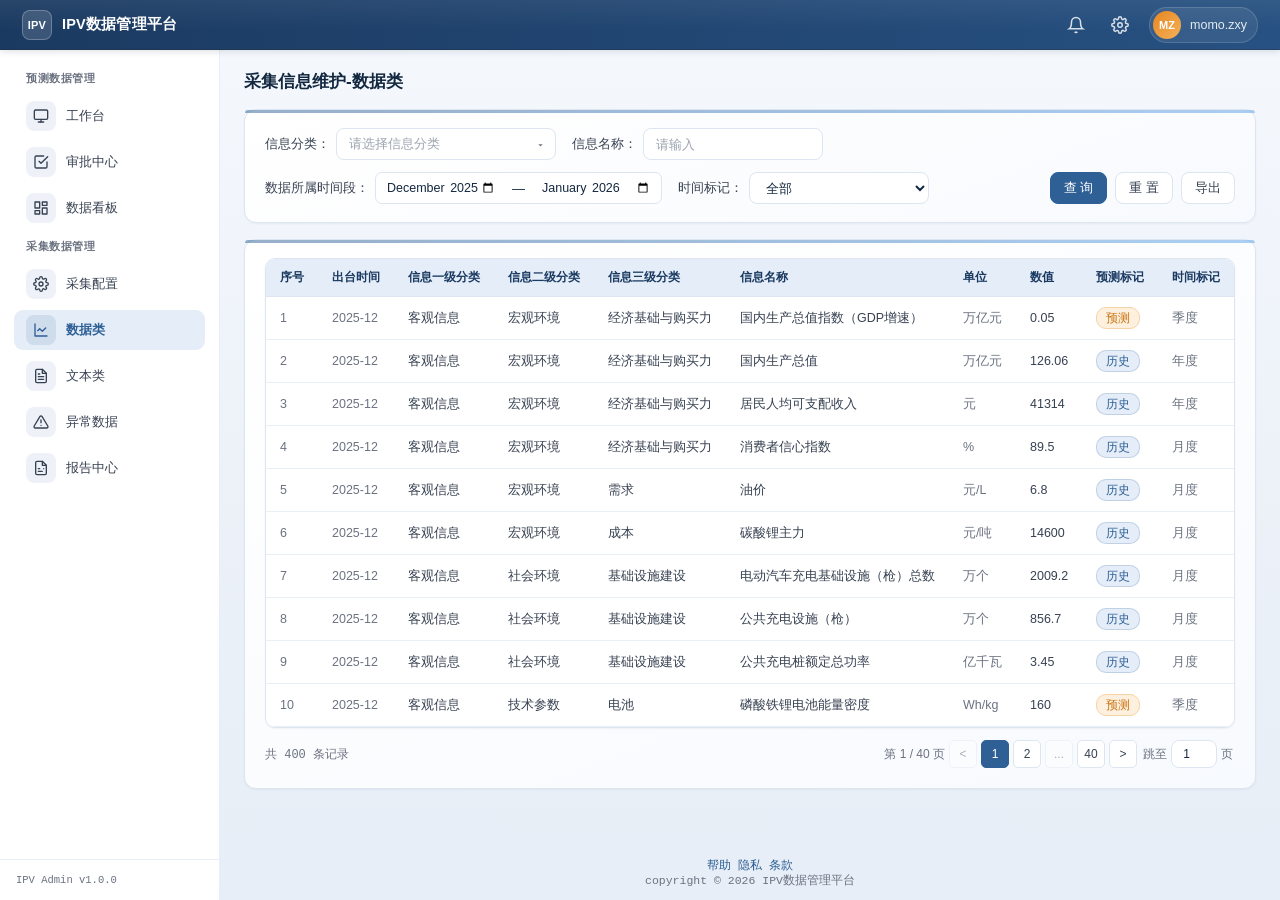
<file: pages/采集信息维护-数据.html>
<!DOCTYPE html>
<html lang="zh-CN">
<head>
  <meta charset="UTF-8">
  <meta name="viewport" content="width=device-width, initial-scale=1.0">
  <title>采集信息维护-数据 - IPV数据管理平台</title>
  <link rel="stylesheet" href="../assets/css/style.css">
</head>
<body>
  <script src="../assets/js/common.js"></script>
  <script>
    const DATA_INFO = [
      { id: 1, time: '2025-12', lv1: '客观信息', lv2: '宏观环境', lv3: '经济基础与购买力', name: '国内生产总值指数（GDP增速）', unit: '万亿元', value: '0.05', predict: '预测', mark: '季度', source: '36氪', origin: 'https://www.stats.gov.cn/sj/' },
      { id: 2, time: '2025-12', lv1: '客观信息', lv2: '宏观环境', lv3: '经济基础与购买力', name: '国内生产总值', unit: '万亿元', value: '126.06', predict: '历史', mark: '年度', source: '国家统计局', origin: 'https://www.stats.gov.cn/sj/' },
      { id: 3, time: '2025-12', lv1: '客观信息', lv2: '宏观环境', lv3: '经济基础与购买力', name: '居民人均可支配收入', unit: '元', value: '41314', predict: '历史', mark: '年度', source: '国家统计局', origin: 'https://www.stats.gov.cn/sj/' },
      { id: 4, time: '2025-12', lv1: '客观信息', lv2: '宏观环境', lv3: '经济基础与购买力', name: '消费者信心指数', unit: '%', value: '89.5', predict: '历史', mark: '月度', source: '国家统计局', origin: 'https://www.stats.gov.cn/sj/' },
      { id: 5, time: '2025-12', lv1: '客观信息', lv2: '宏观环境', lv3: '需求', name: '油价', unit: '元/L', value: '6.8', predict: '历史', mark: '月度', source: '发改委', origin: 'https://www.ndrc.gov.cn/' },
      { id: 6, time: '2025-12', lv1: '客观信息', lv2: '宏观环境', lv3: '成本', name: '碳酸锂主力', unit: '元/吨', value: '14600', predict: '历史', mark: '月度', source: '上海期货交易所', origin: 'https://www.shfe.com.cn/' },
      { id: 7, time: '2025-12', lv1: '客观信息', lv2: '社会环境', lv3: '基础设施建设', name: '电动汽车充电基础设施（枪）总数', unit: '万个', value: '2009.2', predict: '历史', mark: '月度', source: '中国充电联盟', origin: 'http://www.evcipa.com/' },
      { id: 8, time: '2025-12', lv1: '客观信息', lv2: '社会环境', lv3: '基础设施建设', name: '公共充电设施（枪）', unit: '万个', value: '856.7', predict: '历史', mark: '月度', source: '中国充电联盟', origin: 'http://www.evcipa.com/' },
      { id: 9, time: '2025-12', lv1: '客观信息', lv2: '社会环境', lv3: '基础设施建设', name: '公共充电桩额定总功率', unit: '亿千瓦', value: '3.45', predict: '历史', mark: '月度', source: '中国充电联盟', origin: 'http://www.evcipa.com/' },
      { id: 10, time: '2025-12', lv1: '客观信息', lv2: '技术参数', lv3: '电池', name: '磷酸铁锂电池能量密度', unit: 'Wh/kg', value: '160', predict: '预测', mark: '季度', source: '中国电池工业协会', origin: 'http://www.chinabattery.org/' },
    ];

    function renderTable() {
      const rows = DATA_INFO.map((row, idx) => `
        <tr data-id="${row.id}">
          <td class="text-secondary">${idx + 1}</td>
          <td class="text-secondary">${row.time}</td>
          <td>${row.lv1}</td>
          <td>${row.lv2}</td>
          <td>${row.lv3}</td>
          <td><span style="cursor:pointer;" onclick="openDetail(${row.id})">${row.name}</span></td>
          <td class="text-secondary">${row.unit}</td>
          <td>${row.value}</td>
          <td><span class="tag ${row.predict === '预测' ? 'orange' : 'blue'}">${row.predict}</span></td>
          <td class="text-secondary">${row.mark}</td>
          <td class="text-secondary">${row.source}</td>
          <td class="text-ellipsis text-secondary"><a href="${row.origin}" target="_blank">${row.origin}</a></td>
          <td class="operations">
            <button class="link" onclick="openDetail(${row.id})">查看</button>
            <button class="link" onclick="openCorrect(${row.id})">校正</button>
            <button class="link danger" onclick="openDiscard(${row.id})">作废</button>
          </td>
        </tr>
      `).join('');

      const contentHtml = `
        <div class="page-title">采集信息维护-数据类</div>
        <div class="card">
          <div class="card-body">
            <div class="filter-bar">
              <div class="filter-item">
                <span class="label">信息分类：</span>
                <div id="category-cascader"></div>
              </div>
              <div class="filter-item">
                <span class="label">信息名称：</span>
                <input type="text" placeholder="请输入" />
              </div>
              <div class="filter-item">
                <span class="label">数据所属时间段：</span>
                <div class="date-range">
                  <input type="month" value="2025-12" />
                  <span>—</span>
                  <input type="month" value="2026-01" />
                </div>
              </div>
              <div class="filter-item">
                <span class="label">时间标记：</span>
                <select>
                  <option value="">全部</option>
                  <option>年度</option>
                  <option>季度</option>
                  <option>月度</option>
                </select>
              </div>
              <div class="filter-actions">
                <button class="primary">查 询</button>
                <button>重 置</button>
                <button onclick="exportData()">导出</button>
              </div>
            </div>
          </div>
        </div>

        <div class="card">
          <div class="card-body">
            <div class="table-wrap">
              <table class="data-table">
                <thead>
                  <tr>
                    <th>序号</th>
                    <th>出台时间</th>
                    <th>信息一级分类</th>
                    <th>信息二级分类</th>
                    <th>信息三级分类</th>
                    <th>信息名称</th>
                    <th>单位</th>
                    <th>数值</th>
                    <th>预测标记</th>
                    <th>时间标记</th>
                    <th>来源主体</th>
                    <th>信息来源</th>
                    <th>操作</th>
                  </tr>
                </thead>
                <tbody>${rows}</tbody>
              </table>
            </div>
            ${renderPagination(400, 1, 10)}
          </div>
        </div>
      `;
      return contentHtml;
    }

    // 详情弹窗
    function openDetail(id) {
      const row = DATA_INFO.find(r => r.id === id);
      const html = `
        <div class="modal-mask">
          <div class="modal modal-lg">
            <div class="modal-header">
              <span class="modal-title">采集信息详情-数据</span>
              <span class="modal-close" data-close>&times;</span>
            </div>
            <div class="modal-body">
              <div class="form-grid">
                <div class="form-item">
                  <div class="form-label">信息一级分类</div>
                  <div class="form-value">${row.lv1}</div>
                </div>
                <div class="form-item">
                  <div class="form-label">信息二级分类</div>
                  <div class="form-value">${row.lv2}</div>
                </div>
                <div class="form-item">
                  <div class="form-label">信息三级分类</div>
                  <div class="form-value">${row.lv3}</div>
                </div>
                <div class="form-item">
                  <div class="form-label">信息名称</div>
                  <div class="form-value">${row.name}</div>
                </div>
                <div class="form-item">
                  <div class="form-label">来源主体</div>
                  <div class="form-value">${row.source}</div>
                </div>
                <div class="form-item full">
                  <div class="form-label">信息来源</div>
                  <div class="form-value"><a href="${row.origin}" target="_blank">${row.origin}</a></div>
                </div>
                <div class="form-item">
                  <div class="form-label">计量单位</div>
                  <div class="form-value">${row.unit}</div>
                </div>
                <div class="form-item">
                  <div class="form-label">出台时间</div>
                  <div class="form-value">${row.time}</div>
                </div>
                <div class="form-item">
                  <div class="form-label">具体数值</div>
                  <div class="form-value" style="font-size:18px; font-weight:500;">${row.value}</div>
                </div>
                <div class="form-item">
                  <div class="form-label">时间标记</div>
                  <div class="form-value">${row.mark}</div>
                </div>
                <div class="form-item">
                  <div class="form-label">预测标记</div>
                  <div class="form-value"><span class="tag ${row.predict === '预测' ? 'orange' : 'blue'}">${row.predict}</span></div>
                </div>
                <div class="form-item full">
                  <div class="form-label">备注</div>
                  <div class="form-value">暂无内容</div>
                </div>
              </div>

              <div class="meta-info">
                <div class="meta-item"><span class="meta-label">创建人：</span><span class="meta-value">XX</span></div>
                <div class="meta-item"><span class="meta-label">创建时间：</span><span class="meta-value">2026-12-25 09:13</span></div>
                <div class="meta-item"><span class="meta-label">更新人：</span><span class="meta-value">XX</span></div>
                <div class="meta-item"><span class="meta-label">更新时间：</span><span class="meta-value">2026-12-25 09:13</span></div>
              </div>
            </div>
            <div class="modal-footer">
              <button data-close>关 闭</button>
            </div>
          </div>
        </div>
      `;
      openModal(html);
    }

    // 校正弹窗
    function openCorrect(id) {
      const row = DATA_INFO.find(r => r.id === id);
      const html = `
        <div class="modal-mask">
          <div class="modal modal-lg">
            <div class="modal-header">
              <span class="modal-title">校正采集信息-数据</span>
              <span class="modal-close" data-close>&times;</span>
            </div>
            <div class="modal-body">
              <div class="form-grid">
                <div class="form-item">
                  <div class="form-label">信息一级分类</div>
                  <select>
                    <option selected>${row.lv1}</option>
                    <option>客观信息</option>
                    <option>统计信息</option>
                  </select>
                </div>
                <div class="form-item">
                  <div class="form-label">信息二级分类</div>
                  <select>
                    <option selected>${row.lv2}</option>
                    <option>宏观环境</option>
                    <option>技术参数</option>
                    <option>社会环境</option>
                  </select>
                </div>
                <div class="form-item">
                  <div class="form-label">信息三级分类</div>
                  <select>
                    <option selected>${row.lv3}</option>
                    <option>经济基础与购买力</option>
                    <option>基础设施建设</option>
                    <option>电池</option>
                  </select>
                </div>
                <div class="form-item">
                  <div class="form-label">信息名称</div>
                  <input type="text" value="${escapeHtml(row.name)}" />
                </div>
                <div class="form-item">
                  <div class="form-label">来源主体</div>
                  <input type="text" value="${escapeHtml(row.source)}" />
                </div>
                <div class="form-item full">
                  <div class="form-label">信息来源</div>
                  <input type="text" value="${escapeHtml(row.origin)}" />
                </div>
                <div class="form-item">
                  <div class="form-label">计量单位</div>
                  <input type="text" value="${row.unit}" />
                </div>
                <div class="form-item">
                  <div class="form-label">出台时间</div>
                  <input type="month" value="${row.time}" />
                </div>
                <div class="form-item">
                  <div class="form-label">具体数值</div>
                  <input type="text" value="${row.value}" />
                </div>
                <div class="form-item">
                  <div class="form-label">时间标记</div>
                  <select>
                    <option ${row.mark === '年度' ? 'selected' : ''}>年度</option>
                    <option ${row.mark === '季度' ? 'selected' : ''}>季度</option>
                    <option ${row.mark === '月度' ? 'selected' : ''}>月度</option>
                  </select>
                </div>
                <div class="form-item">
                  <div class="form-label">预测标记</div>
                  <select>
                    <option ${row.predict === '历史' ? 'selected' : ''}>历史</option>
                    <option ${row.predict === '预测' ? 'selected' : ''}>预测</option>
                  </select>
                </div>
                <div class="form-item full">
                  <div class="form-label">备注</div>
                  <textarea placeholder="请输入备注">${row.note || ''}</textarea>
                </div>
              </div>
            </div>
            <div class="modal-footer">
              <button data-close>取 消</button>
              <button class="primary" onclick="alert('校正成功'); closeModal();">保 存</button>
            </div>
          </div>
        </div>
      `;
      openModal(html);
    }

    // 作废确认
    function openDiscard(id) {
      const row = DATA_INFO.find(r => r.id === id);
      openConfirm({
        title: '作废采集信息',
        desc: `是否将采集信息「${row.name}」作废？<br>作废后该条数据将不在正式业务场景使用，请确认后操作。`,
        okText: '作 废',
        onOk: () => { alert('作废成功'); }
      });
    }

    function exportData() { alert('导出成功'); }

    function onPageReady() {
      // 初始化信息分类联级选择器
      const cascaderHtml = createCascader('请选择信息分类', (path) => {
        console.log('选中分类：', path);
      });
      document.getElementById('category-cascader').innerHTML = cascaderHtml;

      document.querySelectorAll('.page-btn[data-page]').forEach(b => b.addEventListener('click', e => {
        const p = e.target.getAttribute('data-page');
        if (p && !e.target.disabled) alert('跳转到第 ' + p + ' 页');
      }));
    }

    initPage({
      activeKey: '采集信息维护-数据',
      contentHtml: renderTable()
    });
  </script>
</body>
</html>
</file>
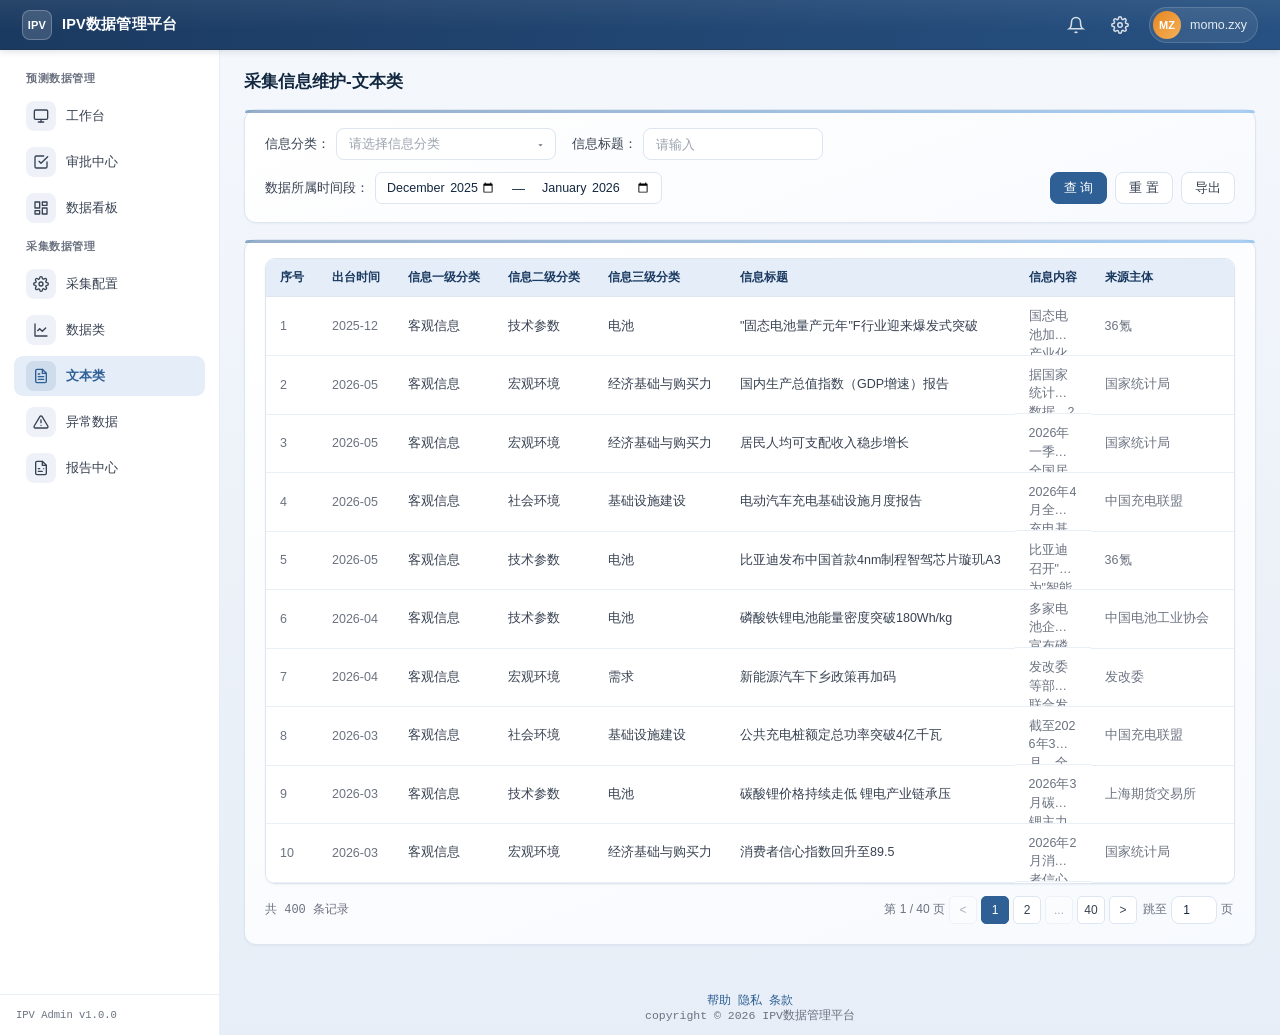
<file: pages/采集信息维护-文本.html>
<!DOCTYPE html>
<html lang="zh-CN">
<head>
  <meta charset="UTF-8">
  <meta name="viewport" content="width=device-width, initial-scale=1.0">
  <title>采集信息维护-文本 - IPV数据管理平台</title>
  <link rel="stylesheet" href="../assets/css/style.css">
</head>
<body>
  <script src="../assets/js/common.js"></script>
  <script>
    const TEXT_INFO = [
      { id: 1, time: '2025-12', lv1: '客观信息', lv2: '技术参数', lv3: '电池', title: '"固态电池量产元年"F行业迎来爆发式突破', content: '国态电池加速产业化将显著提升我国新能源汽车动力电池安全性，预计2026年迎来量产元年。', source: '36氪', origin: 'https://36kr.com/information/travel/' },
      { id: 2, time: '2026-05', lv1: '客观信息', lv2: '宏观环境', lv3: '经济基础与购买力', title: '国内生产总值指数（GDP增速）报告', content: '据国家统计局数据，2026年第一季度GDP同比增长5.2%，经济运行稳中有进。', source: '国家统计局', origin: 'https://www.stats.gov.cn/sj/' },
      { id: 3, time: '2026-05', lv1: '客观信息', lv2: '宏观环境', lv3: '经济基础与购买力', title: '居民人均可支配收入稳步增长', content: '2026年一季度全国居民人均可支配收入10827元，同比名义增长5.7%。', source: '国家统计局', origin: 'https://www.stats.gov.cn/sj/' },
      { id: 4, time: '2026-05', lv1: '客观信息', lv2: '社会环境', lv3: '基础设施建设', title: '电动汽车充电基础设施月度报告', content: '2026年4月全国充电基础设施总量达2056.4万台，同比增长52.3%。', source: '中国充电联盟', origin: 'http://www.evcipa.com/' },
      { id: 5, time: '2026-05', lv1: '客观信息', lv2: '技术参数', lv3: '电池', title: '比亚迪发布中国首款4nm制程智驾芯片璇玑A3', content: '比亚迪召开"敢为"智能化战略发布会，率先承诺为城市领航安全兜底1年，并发布璇玑A3芯片。', source: '36氪', origin: 'https://36kr.com/' },
      { id: 6, time: '2026-04', lv1: '客观信息', lv2: '技术参数', lv3: '电池', title: '磷酸铁锂电池能量密度突破180Wh/kg', content: '多家电池企业宣布磷酸铁锂电池能量密度突破180Wh/kg，续航里程进一步提升。', source: '中国电池工业协会', origin: 'http://www.chinabattery.org/' },
      { id: 7, time: '2026-04', lv1: '客观信息', lv2: '宏观环境', lv3: '需求', title: '新能源汽车下乡政策再加码', content: '发改委等部门联合发文，推动新能源汽车下乡政策再加码，预计带动销量增长20%。', source: '发改委', origin: 'https://www.ndrc.gov.cn/' },
      { id: 8, time: '2026-03', lv1: '客观信息', lv2: '社会环境', lv3: '基础设施建设', title: '公共充电桩额定总功率突破4亿千瓦', content: '截至2026年3月，全国公共充电桩额定总功率突破4亿千瓦，充电网络日益完善。', source: '中国充电联盟', origin: 'http://www.evcipa.com/' },
      { id: 9, time: '2026-03', lv1: '客观信息', lv2: '技术参数', lv3: '电池', title: '碳酸锂价格持续走低 锂电产业链承压', content: '2026年3月碳酸锂主力合约价格跌至14600元/吨，锂电产业链承压。', source: '上海期货交易所', origin: 'https://www.shfe.com.cn/' },
      { id: 10, time: '2026-03', lv1: '客观信息', lv2: '宏观环境', lv3: '经济基础与购买力', title: '消费者信心指数回升至89.5', content: '2026年2月消费者信心指数回升至89.5，反映居民消费意愿持续恢复。', source: '国家统计局', origin: 'https://www.stats.gov.cn/sj/' },
    ];

    function renderTable() {
      const rows = TEXT_INFO.map((row, idx) => `
        <tr data-id="${row.id}">
          <td class="text-secondary">${idx + 1}</td>
          <td class="text-secondary">${row.time}</td>
          <td>${row.lv1}</td>
          <td>${row.lv2}</td>
          <td>${row.lv3}</td>
          <td><span style="cursor:pointer;" onclick="openDetail(${row.id})">${row.title}</span></td>
          <td class="text-clip-2 text-secondary">${row.content}</td>
          <td class="text-secondary">${row.source}</td>
          <td class="text-ellipsis text-secondary"><a href="${row.origin}" target="_blank">${row.origin}</a></td>
          <td class="operations">
            <button class="link" onclick="openDetail(${row.id})">查看</button>
            <button class="link" onclick="openCorrect(${row.id})">校正</button>
            <button class="link danger" onclick="openDiscard(${row.id})">作废</button>
          </td>
        </tr>
      `).join('');

      const contentHtml = `
        <div class="page-title">采集信息维护-文本类</div>
        <div class="card">
          <div class="card-body">
            <div class="filter-bar">
              <div class="filter-item">
                <span class="label">信息分类：</span>
                <div id="category-cascader"></div>
              </div>
              <div class="filter-item">
                <span class="label">信息标题：</span>
                <input type="text" placeholder="请输入" />
              </div>
              <div class="filter-item">
                <span class="label">数据所属时间段：</span>
                <div class="date-range">
                  <input type="month" value="2025-12" />
                  <span>—</span>
                  <input type="month" value="2026-01" />
                </div>
              </div>
              <div class="filter-actions">
                <button class="primary">查 询</button>
                <button>重 置</button>
                <button onclick="exportData()">导出</button>
              </div>
            </div>
          </div>
        </div>

        <div class="card">
          <div class="card-body">
            <div class="table-wrap">
              <table class="data-table">
                <thead>
                  <tr>
                    <th>序号</th>
                    <th>出台时间</th>
                    <th>信息一级分类</th>
                    <th>信息二级分类</th>
                    <th>信息三级分类</th>
                    <th>信息标题</th>
                    <th>信息内容</th>
                    <th>来源主体</th>
                    <th>信息来源</th>
                    <th>操作</th>
                  </tr>
                </thead>
                <tbody>${rows}</tbody>
              </table>
            </div>
            ${renderPagination(400, 1, 10)}
          </div>
        </div>
      `;
      return contentHtml;
    }

    // 详情弹窗
    function openDetail(id) {
      const row = TEXT_INFO.find(r => r.id === id);
      const html = `
        <div class="modal-mask">
          <div class="modal modal-lg">
            <div class="modal-header">
              <span class="modal-title">采集信息详情-文本</span>
              <span class="modal-close" data-close>&times;</span>
            </div>
            <div class="modal-body">
              <div class="form-grid">
                <div class="form-item">
                  <div class="form-label">信息一级分类</div>
                  <div class="form-value">${row.lv1}</div>
                </div>
                <div class="form-item">
                  <div class="form-label">信息二级分类</div>
                  <div class="form-value">${row.lv2}</div>
                </div>
                <div class="form-item">
                  <div class="form-label">信息三级分类</div>
                  <div class="form-value">${row.lv3}</div>
                </div>
                <div class="form-item full">
                  <div class="form-label">信息标题</div>
                  <div class="form-value">${row.title}</div>
                </div>
                <div class="form-item full">
                  <div class="form-label">信息内容</div>
                  <div class="form-value" style="line-height:1.8; white-space:normal;">${row.content}</div>
                </div>
                <div class="form-item">
                  <div class="form-label">来源主体</div>
                  <div class="form-value">${row.source}</div>
                </div>
                <div class="form-item full">
                  <div class="form-label">信息来源</div>
                  <div class="form-value"><a href="${row.origin}" target="_blank">${row.origin}</a></div>
                </div>
                <div class="form-item">
                  <div class="form-label">出台时间</div>
                  <div class="form-value">${row.time}</div>
                </div>
              </div>

              <div style="border-top:1px solid var(--border-color-split); margin:16px 0;"></div>

              <div class="form-grid">
                <div class="form-item">
                  <div class="form-label">政策生效时间</div>
                  <div class="form-value">-</div>
                </div>
                <div class="form-item">
                  <div class="form-label">政策结束时间</div>
                  <div class="form-value">-</div>
                </div>
                <div class="form-item">
                  <div class="form-label">信息来源范围</div>
                  <div class="form-value">公开</div>
                </div>
                <div class="form-item">
                  <div class="form-label">性质</div>
                  <div class="form-value">国家</div>
                </div>
                <div class="form-item">
                  <div class="form-label">信息来源地区</div>
                  <div class="form-value">重庆市渝北区</div>
                </div>
                <div class="form-item">
                  <div class="form-label">适用类型</div>
                  <div class="form-value">-</div>
                </div>
                <div class="form-item">
                  <div class="form-label">是否新技术</div>
                  <div class="form-value">是</div>
                </div>
                <div class="form-item">
                  <div class="form-label">是否有地域限制</div>
                  <div class="form-value">否</div>
                </div>
                <div class="form-item full">
                  <div class="form-label">备注</div>
                  <div class="form-value">-</div>
                </div>
              </div>

              <div class="meta-info">
                <div class="meta-item"><span class="meta-label">创建人：</span><span class="meta-value">XX</span></div>
                <div class="meta-item"><span class="meta-label">创建时间：</span><span class="meta-value">2026-12-25 09:13</span></div>
                <div class="meta-item"><span class="meta-label">更新人：</span><span class="meta-value">XX</span></div>
                <div class="meta-item"><span class="meta-label">更新时间：</span><span class="meta-value">2026-12-25 09:13</span></div>
              </div>
            </div>
            <div class="modal-footer">
              <button data-close>关 闭</button>
            </div>
          </div>
        </div>
      `;
      openModal(html);
    }

    // 校正弹窗
    function openCorrect(id) {
      const row = TEXT_INFO.find(r => r.id === id);
      const html = `
        <div class="modal-mask">
          <div class="modal modal-lg">
            <div class="modal-header">
              <span class="modal-title">校正采集信息-文本</span>
              <span class="modal-close" data-close>&times;</span>
            </div>
            <div class="modal-body">
              <div class="form-grid">
                <div class="form-item">
                  <div class="form-label">信息一级分类</div>
                  <select>
                    <option selected>${row.lv1}</option>
                    <option>客观信息</option>
                    <option>统计信息</option>
                  </select>
                </div>
                <div class="form-item">
                  <div class="form-label">信息二级分类</div>
                  <select>
                    <option selected>${row.lv2}</option>
                    <option>宏观环境</option>
                    <option>技术参数</option>
                    <option>社会环境</option>
                  </select>
                </div>
                <div class="form-item">
                  <div class="form-label">信息三级分类</div>
                  <select>
                    <option selected>${row.lv3}</option>
                    <option>经济基础与购买力</option>
                    <option>基础设施建设</option>
                    <option>电池</option>
                  </select>
                </div>
                <div class="form-item full">
                  <div class="form-label required">信息标题</div>
                  <input type="text" value="${escapeHtml(row.title)}" />
                </div>
                <div class="form-item full">
                  <div class="form-label required">信息内容</div>
                  <textarea style="min-height:120px;" placeholder="请输入文本内容">${escapeHtml(row.content)}</textarea>
                </div>
                <div class="form-item">
                  <div class="form-label">来源主体</div>
                  <input type="text" value="${escapeHtml(row.source)}" />
                </div>
                <div class="form-item full">
                  <div class="form-label">信息来源</div>
                  <input type="text" value="${escapeHtml(row.origin)}" />
                </div>
                <div class="form-item">
                  <div class="form-label">出台时间</div>
                  <input type="month" value="${row.time}" />
                </div>
              </div>

              <div style="border-top:1px solid var(--border-color-split); margin:16px 0;"></div>

              <div class="form-grid">
                <div class="form-item">
                  <div class="form-label">政策生效时间</div>
                  <input type="date" />
                </div>
                <div class="form-item">
                  <div class="form-label">政策结束时间</div>
                  <input type="date" />
                </div>
                <div class="form-item">
                  <div class="form-label">信息来源范围</div>
                  <select>
                    <option>公开</option>
                    <option>内部</option>
                  </select>
                </div>
                <div class="form-item">
                  <div class="form-label">性质</div>
                  <select>
                    <option selected>国家</option>
                    <option>地方</option>
                    <option>行业</option>
                  </select>
                </div>
                <div class="form-item">
                  <div class="form-label">信息来源地区</div>
                  <input type="text" value="重庆市渝北区" />
                </div>
                <div class="form-item">
                  <div class="form-label">适用类型</div>
                  <input type="text" placeholder="请输入适用类型" />
                </div>
                <div class="form-item">
                  <div class="form-label">是否新技术</div>
                  <select>
                    <option>是</option>
                    <option selected>否</option>
                  </select>
                </div>
                <div class="form-item">
                  <div class="form-label">是否有地域限制</div>
                  <select>
                    <option>是</option>
                    <option selected>否</option>
                  </select>
                </div>
                <div class="form-item full">
                  <div class="form-label">备注</div>
                  <textarea placeholder="请输入备注"></textarea>
                </div>
              </div>
            </div>
            <div class="modal-footer">
              <button data-close>取 消</button>
              <button class="primary" onclick="alert('校正成功'); closeModal();">保 存</button>
            </div>
          </div>
        </div>
      `;
      openModal(html);
    }

    // 作废确认
    function openDiscard(id) {
      const row = TEXT_INFO.find(r => r.id === id);
      openConfirm({
        title: '作废采集信息',
        desc: `是否将采集信息「${row.title}」作废？<br>作废后该条数据将不在正式业务场景使用，请确认后操作。`,
        okText: '作 废',
        onOk: () => { alert('作废成功'); }
      });
    }

    function exportData() { alert('导出成功'); }

    function onPageReady() {
      // 初始化信息分类联级选择器
      const cascaderHtml = createCascader('请选择信息分类', (path) => {
        console.log('选中分类：', path);
      });
      document.getElementById('category-cascader').innerHTML = cascaderHtml;

      document.querySelectorAll('.page-btn[data-page]').forEach(b => b.addEventListener('click', e => {
        const p = e.target.getAttribute('data-page');
        if (p && !e.target.disabled) alert('跳转到第 ' + p + ' 页');
      }));
    }

    initPage({
      activeKey: '采集信息维护-文本',
      contentHtml: renderTable()
    });
  </script>
</body>
</html>
</file>
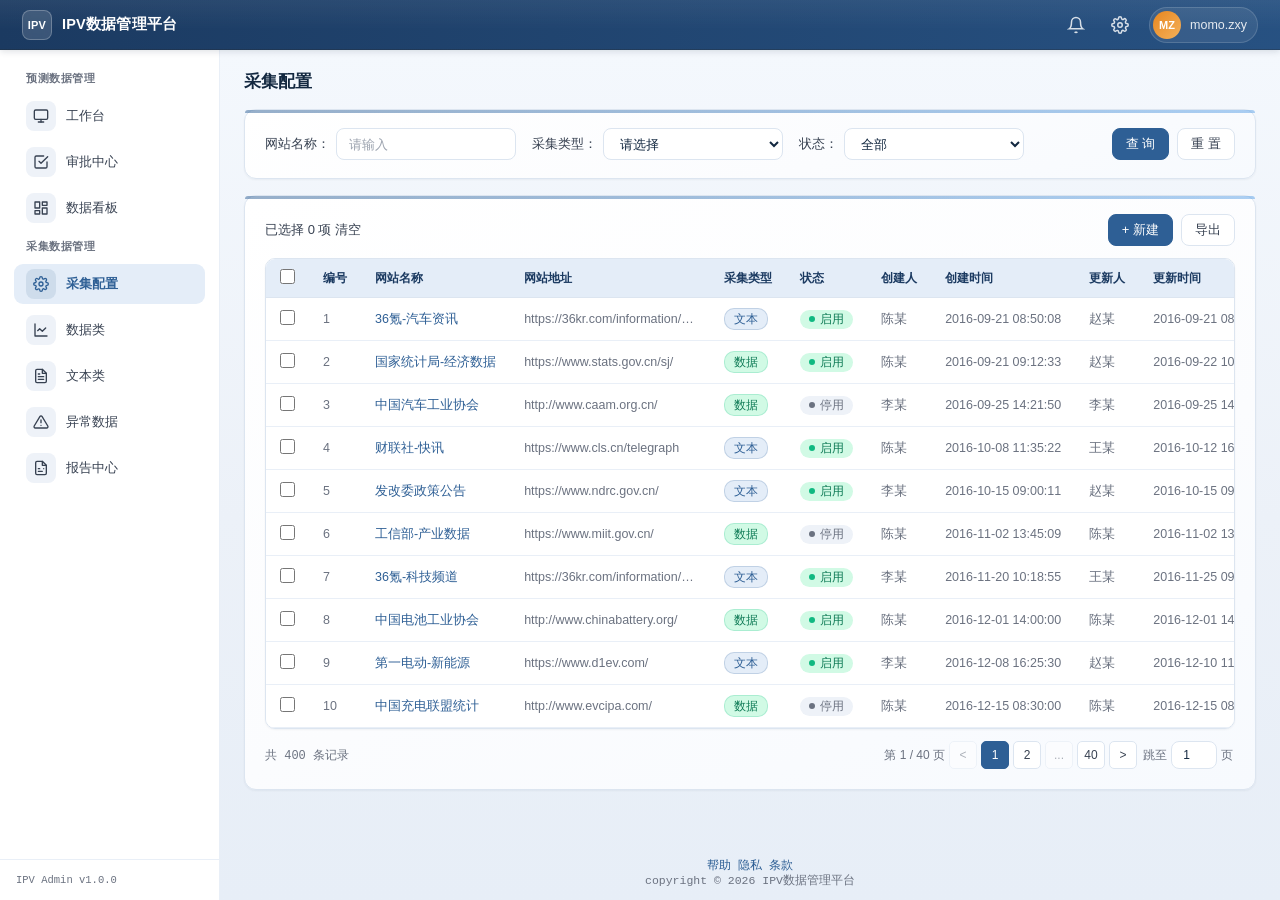
<file: pages/采集配置.html>
<!DOCTYPE html>
<html lang="zh-CN">
<head>
  <meta charset="UTF-8">
  <meta name="viewport" content="width=device-width, initial-scale=1.0">
  <title>采集配置 - IPV数据管理平台</title>
  <link rel="stylesheet" href="../assets/css/style.css">
</head>
<body>
  <script src="../assets/js/common.js"></script>
  <script>
    // 采集配置页面数据
    const CONFIG_DATA = [
      { id: 1, name: '36氪-汽车资讯', url: 'https://36kr.com/information/travel/', type: '文本', status: '启用', creator: '陈某', created: '2016-09-21 08:50:08', updater: '赵某', updated: '2016-09-21 08:50:08' },
      { id: 2, name: '国家统计局-经济数据', url: 'https://www.stats.gov.cn/sj/', type: '数据', status: '启用', creator: '陈某', created: '2016-09-21 09:12:33', updater: '赵某', updated: '2016-09-22 10:23:18' },
      { id: 3, name: '中国汽车工业协会', url: 'http://www.caam.org.cn/', type: '数据', status: '停用', creator: '李某', created: '2016-09-25 14:21:50', updater: '李某', updated: '2016-09-25 14:21:50' },
      { id: 4, name: '财联社-快讯', url: 'https://www.cls.cn/telegraph', type: '文本', status: '启用', creator: '陈某', created: '2016-10-08 11:35:22', updater: '王某', updated: '2016-10-12 16:08:41' },
      { id: 5, name: '发改委政策公告', url: 'https://www.ndrc.gov.cn/', type: '文本', status: '启用', creator: '李某', created: '2016-10-15 09:00:11', updater: '赵某', updated: '2016-10-15 09:00:11' },
      { id: 6, name: '工信部-产业数据', url: 'https://www.miit.gov.cn/', type: '数据', status: '停用', creator: '陈某', created: '2016-11-02 13:45:09', updater: '陈某', updated: '2016-11-02 13:45:09' },
      { id: 7, name: '36氪-科技频道', url: 'https://36kr.com/information/technology/', type: '文本', status: '启用', creator: '李某', created: '2016-11-20 10:18:55', updater: '王某', updated: '2016-11-25 09:32:14' },
      { id: 8, name: '中国电池工业协会', url: 'http://www.chinabattery.org/', type: '数据', status: '启用', creator: '陈某', created: '2016-12-01 14:00:00', updater: '陈某', updated: '2016-12-01 14:00:00' },
      { id: 9, name: '第一电动-新能源', url: 'https://www.d1ev.com/', type: '文本', status: '启用', creator: '李某', created: '2016-12-08 16:25:30', updater: '赵某', updated: '2016-12-10 11:15:42' },
      { id: 10, name: '中国充电联盟统计', url: 'http://www.evcipa.com/', type: '数据', status: '停用', creator: '陈某', created: '2016-12-15 08:30:00', updater: '陈某', updated: '2016-12-15 08:30:00' },
    ];

    function renderTable() {
      const rows = CONFIG_DATA.map((row, idx) => `
        <tr data-id="${row.id}">
          <td><label class="checkbox"><input type="checkbox" class="row-check"></label></td>
          <td class="text-secondary">${idx + 1}</td>
          <td><a href="javascript:;">${row.name}</a></td>
          <td class="text-ellipsis text-secondary">${row.url}</td>
          <td><span class="tag ${row.type === '文本' ? 'blue' : 'green'}">${row.type}</span></td>
          <td><span class="status-tag ${row.status === '启用' ? 'enabled' : 'disabled'}">${row.status}</span></td>
          <td class="text-secondary">${row.creator}</td>
          <td class="text-secondary">${row.created}</td>
          <td class="text-secondary">${row.updater}</td>
          <td class="text-secondary">${row.updated}</td>
          <td class="operations">
            <button class="link" onclick="openDetail(${row.id})">查看</button>
            <button class="link" onclick="openEdit(${row.id})">编辑</button>
            <button class="link danger" onclick="openDelete(${row.id})">删除</button>
            <button class="link" onclick="toggleStatus(${row.id})">${row.status === '启用' ? '停用' : '启用'}</button>
          </td>
        </tr>
      `).join('');

      const contentHtml = `
        <div class="page-title">采集配置</div>
        <div class="card">
          <div class="card-body">
            <div class="filter-bar">
              <div class="filter-item">
                <span class="label">网站名称：</span>
                <input type="text" placeholder="请输入" />
              </div>
              <div class="filter-item">
                <span class="label">采集类型：</span>
                <select>
                  <option value="">请选择</option>
                  <option value="文本">文本</option>
                  <option value="数据">数据</option>
                </select>
              </div>
              <div class="filter-item">
                <span class="label">状态：</span>
                <select>
                  <option value="">全部</option>
                  <option value="启用">启用</option>
                  <option value="停用">停用</option>
                </select>
              </div>
              <div class="filter-actions">
                <button class="primary">查 询</button>
                <button>重 置</button>
              </div>
            </div>
          </div>
        </div>

        <div class="card">
          <div class="card-body">
            <div class="toolbar">
              <div class="selected-info">已选择 <span class="num" id="selected-count">0</span> 项 <span class="clear" onclick="clearSelection()">清空</span></div>
              <div class="toolbar-actions">
                <button class="primary" onclick="openCreate()">+ 新建</button>
                <button onclick="exportData()">导出</button>
              </div>
            </div>

            <div class="table-wrap">
              <table class="data-table">
                <thead>
                  <tr>
                    <th><label class="checkbox"><input type="checkbox" id="check-all"></label></th>
                    <th>编号</th>
                    <th>网站名称</th>
                    <th>网站地址</th>
                    <th>采集类型</th>
                    <th>状态</th>
                    <th>创建人</th>
                    <th>创建时间</th>
                    <th>更新人</th>
                    <th>更新时间</th>
                    <th>操作</th>
                  </tr>
                </thead>
                <tbody id="table-body">${rows}</tbody>
              </table>
            </div>

            ${renderPagination(400, 1, 10)}
          </div>
        </div>
      `;
      return contentHtml;
    }

    // 详情弹窗
    function openDetail(id) {
      const row = CONFIG_DATA.find(r => r.id === id);
      const json = `{
  "url": "${row.url}",
  "actions": [
    {
      "type": "wait",
      "timeseconds": "2"
    },
    {
      "type": "iteratelist",
      "locaterule": ".information-flow-list .information-flow-item",
      "indexalias": "i",
      "loopactions": [
        {
          "type": "textcontent",
          "locaterule": ".title-wrapper.ellipsis-2",
          "varname": "title[keyindex][i]"
        },
        {
          "type": "insertdb",
          "primarykeys": ["url"],
          "columns": [],
          "schema": "dataInfo",
          "tablename": "report_news_info"
        }
      ]
    }
  ]
}`;
      const html = `
        <div class="modal-mask">
          <div class="modal modal-lg">
            <div class="modal-header">
              <span class="modal-title">采集配置详情</span>
              <span class="modal-close" data-close>&times;</span>
            </div>
            <div class="modal-body">
              <div class="form-section-title">基本信息</div>
              <div class="form-grid">
                <div class="form-item">
                  <div class="form-label">网站名称</div>
                  <div class="form-value">${row.name}</div>
                </div>
                <div class="form-item">
                  <div class="form-label">采集类型</div>
                  <div class="form-value"><span class="tag ${row.type === '文本' ? 'blue' : 'green'}">${row.type}</span></div>
                </div>
                <div class="form-item full">
                  <div class="form-label">网站地址</div>
                  <div class="form-value"><a href="${row.url}" target="_blank">${row.url}</a></div>
                </div>
                <div class="form-item">
                  <div class="form-label">状态</div>
                  <div class="form-value"><span class="status-tag ${row.status === '启用' ? 'enabled' : 'disabled'}">${row.status}</span></div>
                </div>
                <div class="form-item">
                  <div class="form-label">备注</div>
                  <div class="form-value">暂无内容</div>
                </div>
              </div>
              <div class="form-section-title">采集设置（JSON）</div>
              <pre class="code-editor" style="max-height:280px; overflow:auto;">${escapeHtml(json)}</pre>
              <div class="meta-info">
                <div class="meta-item"><span class="meta-label">创建人：</span><span class="meta-value">${row.creator}</span></div>
                <div class="meta-item"><span class="meta-label">创建时间：</span><span class="meta-value">${row.created}</span></div>
                <div class="meta-item"><span class="meta-label">更新人：</span><span class="meta-value">${row.updater}</span></div>
                <div class="meta-item"><span class="meta-label">更新时间：</span><span class="meta-value">${row.updated}</span></div>
              </div>
            </div>
            <div class="modal-footer">
              <button data-close>关 闭</button>
            </div>
          </div>
        </div>
      `;
      openModal(html);
    }

    // 新建弹窗
    function openCreate() {
      openEditModal(null);
    }

    // 编辑弹窗
    function openEdit(id) {
      const row = CONFIG_DATA.find(r => r.id === id);
      openEditModal(row);
    }

    function openEditModal(row) {
      const isEdit = !!row;
      const jsonTemplate = `{
  "url": "${row ? row.url : 'https://'}",
  "actions": [
    {
      "type": "wait",
      "timeseconds": "2"
    },
    {
      "type": "iteratelist",
      "locaterule": ".information-flow-list .information-flow-item",
      "indexalias": "i",
      "loopactions": [
        {
          "type": "textcontent",
          "locaterule": ".title-wrapper.ellipsis-2",
          "varname": "title[keyindex][i]"
        }
      ]
    }
  ]
}`;
      const html = `
        <div class="modal-mask">
          <div class="modal modal-lg">
            <div class="modal-header">
              <span class="modal-title">${isEdit ? '编辑采集配置' : '新增采集配置'}</span>
              <span class="modal-close" data-close>&times;</span>
            </div>
            <div class="modal-body">
              <div class="form-section-title">基本信息</div>
              <div class="form-grid">
                <div class="form-item">
                  <div class="form-label required">网站名称</div>
                  <input type="text" placeholder="请输入网站名称" value="${row ? escapeHtml(row.name) : ''}" />
                </div>
                <div class="form-item">
                  <div class="form-label required">采集类型</div>
                  <select>
                    <option value="文本" ${row && row.type === '文本' ? 'selected' : ''}>文本</option>
                    <option value="数据" ${row && row.type === '数据' ? 'selected' : ''}>数据</option>
                  </select>
                </div>
                <div class="form-item full">
                  <div class="form-label required">网站地址</div>
                  <input type="text" placeholder="请输入网站地址" value="${row ? escapeHtml(row.url) : ''}" />
                </div>
                <div class="form-item">
                  <div class="form-label">状态</div>
                  <select>
                    <option value="启用" ${!row || row.status === '启用' ? 'selected' : ''}>启用</option>
                    <option value="停用" ${row && row.status === '停用' ? 'selected' : ''}>停用</option>
                  </select>
                </div>
                <div class="form-item">
                  <div class="form-label">备注</div>
                  <input type="text" placeholder="请输入备注" />
                </div>
              </div>

              <div class="form-section-title">采集设置</div>
              <div style="margin-bottom: 8px;">
                <button style="margin-right: 8px;">上传 JSON 文件</button>
                <span class="text-secondary" style="font-size:13px;">支持上传 .json 格式的采集脚本配置文件</span>
              </div>
              <div class="upload-area" style="margin-bottom: 12px;">
                <div class="upload-icon"><svg width="24" height="24" viewBox="0 0 24 24" fill="none" stroke="currentColor" stroke-width="2" stroke-linecap="round" stroke-linejoin="round"><path d="M21 15v4a2 2 0 0 1-2 2H5a2 2 0 0 1-2-2v-4"/><polyline points="17 8 12 3 7 8"/><line x1="12" y1="3" x2="12" y2="15"/></svg></div>
                <div>点击或拖拽文件到此区域上传</div>
              </div>
              <textarea class="code-editor" placeholder="请输入或编辑采集脚本 JSON 配置">${escapeHtml(jsonTemplate)}</textarea>
            </div>
            <div class="modal-footer">
              <button data-close>取 消</button>
              <button class="primary" onclick="alert('保存成功'); closeModal();">保 存</button>
            </div>
          </div>
        </div>
      `;
      openModal(html);
    }

    // 删除确认
    function openDelete(id) {
      const row = CONFIG_DATA.find(r => r.id === id);
      openConfirm({
        title: '删除采集配置',
        desc: `是否将采集配置「${row.name}」彻底删除？<br>一旦删除不可恢复，请确认后操作。`,
        okText: '删 除',
        onOk: () => { alert('删除成功'); }
      });
    }

    // 切换状态
    function toggleStatus(id) {
      const row = CONFIG_DATA.find(r => r.id === id);
      const action = row.status === '启用' ? '停用' : '启用';
      openConfirm({
        title: `${action}采集配置`,
        desc: `确定要${action}采集配置「${row.name}」吗？`,
        okText: action,
        okType: action === '停用' ? 'danger' : 'primary',
        onOk: () => { alert(`${action}成功`); }
      });
    }

    function exportData() { alert('导出成功'); }
    function clearSelection() { document.querySelectorAll('.row-check').forEach(c => c.checked = false); updateSelectedCount(); }
    function updateSelectedCount() {
      const n = document.querySelectorAll('.row-check:checked').length;
      document.getElementById('selected-count').textContent = n;
    }

    function onPageReady() {
      // 全选
      document.getElementById('check-all').addEventListener('change', e => {
        document.querySelectorAll('.row-check').forEach(c => c.checked = e.target.checked);
        updateSelectedCount();
      });
      document.querySelectorAll('.row-check').forEach(c => c.addEventListener('change', updateSelectedCount));
      // 分页
      document.querySelectorAll('.page-btn[data-page]').forEach(b => b.addEventListener('click', e => {
        const p = e.target.getAttribute('data-page');
        if (p && !e.target.disabled) alert('跳转到第 ' + p + ' 页');
      }));
    }

    initPage({
      activeKey: '采集配置',
      contentHtml: renderTable()
    });
  </script>
</body>
</html>
</file>
<file: assets/css/style.css>
/* ===== IPV数据管理平台 · 长安启源蓝品牌色 ===== */

:root {
  /* === 核心品牌色（长安启源官网主色） === */
  --primary: #2E5F95;
  --primary-dark: #254E7D;
  --primary-darker: #1B3A61;
  --primary-soft: #E4EDF8;
  --primary-lighter: #F2F7FD;
  --primary-light: #E4EDF8;        /* 兼容旧变量名 */
  --primary-rgb: 46, 95, 149;

  /* 辅助色·天空亮蓝 */
  --accent: #5AA0E6;
  --accent-light: #8FC0EF;
  --accent-2: #BFDCF6;
  --accent-rgb: 90, 160, 230;

  /* 对比色·品牌橙（关键数字/CTA点缀） */
  --brand: #E68620;
  --brand-dark: #C9720F;
  --brand-soft: #FDF0DF;
  --brand-border: #F6D3A6;
  --brand-rgb: 230, 134, 32;

  /* === 页面/布局底色 === */
  --bg: #EEF2F8;
  --canvas: #F6F9FD;
  --bg-hover: #E9EFF7;

  /* === 中性色 === */
  --border: #DCE5F0;
  --border-soft: #E9EFF7;
  --th-bg: #F1F5FA;

  /* === 文字色（4级层次） === */
  --text-1: #132840;               /* 标题/主内容 */
  --text-2: #374151;               /* 次级文字 */
  --text-3: #6B7280;               /* 辅助/说明 */
  --text-placeholder: #9CA3AF;
  /* 兼容 */
  --text: var(--text-1);
  --text-secondary: var(--text-2);
  --text-muted: var(--text-3);

  /* === 语义状态色 === */
  --success: #10B981;
  --success-soft: #D1FAE5;
  --warning: #F59E0B;
  --warn-soft: #FEF3E2;
  --danger: #EF4444;
  --danger-soft: #FEE2E2;

  /* 紫色扩展 */
  --purple: #7C3AED;
  --purple-soft: #EDE9FE;

  /* === 字体 === */
  --fn: -apple-system, BlinkMacSystemFont, "Segoe UI", "PingFang SC", "Microsoft YaHei", sans-serif;
  --fm: "SF Mono", "Fira Code", Consolas, "Courier New", monospace;

  /* === 尺寸 === */
  --sidebar-w: 220px;
  --header-h: 50px;
  --radius: 8px;
  --radius-lg: 12px;

  /* === 阴影系统 === */
  --shadow-xs: 0 1px 2px rgba(15, 30, 60, .05);
  --shadow-sm: 0 1px 3px rgba(15, 30, 60, .05), 0 2px 6px rgba(15, 30, 60, .03);
  --shadow-md: 0 4px 16px rgba(var(--primary-rgb), .10), 0 1px 3px rgba(15, 30, 60, .05);
  --shadow-lg: 0 10px 30px rgba(var(--primary-rgb), .14), 0 2px 8px rgba(15, 30, 60, .05);

  /* === 渐变 === */
  --grad-canvas: linear-gradient(180deg, #F4F8FD 0%, #ECF1F8 55%, #E7EEF7 100%);
  --grad-card: linear-gradient(160deg, #FFFFFF 0%, #FBFCFE 60%, #F7FAFE 100%);
  --grad-head: linear-gradient(180deg, var(--primary-soft) 0%, rgba(244, 248, 253, .35) 100%);
}

* { margin: 0; padding: 0; box-sizing: border-box; }

html, body {
  height: 100%;
  font-family: var(--fn);
  font-size: 13px;
  color: var(--text-1);
  background: var(--bg);
  -webkit-font-smoothing: antialiased;
}

a { color: var(--primary); text-decoration: none; }
a:hover { color: var(--primary-dark); }
ul, li { list-style: none; }

/* ===== 按钮 ===== */
button {
  font: inherit;
  cursor: pointer;
  border: 1px solid var(--border);
  background: #FFF;
  color: var(--text-2);
  padding: 0 13px;
  border-radius: var(--radius);
  height: 32px;
  display: inline-flex;
  align-items: center;
  gap: 5px;
  transition: all 0.14s;
  white-space: nowrap;
}
button:hover { border-color: var(--primary); color: var(--primary); }
button.primary { background: var(--primary); border-color: var(--primary); color: #FFF; }
button.primary:hover { background: var(--primary-dark); color: #FFF; box-shadow: 0 2px 6px rgba(var(--primary-rgb), .25); }
button.success { background: var(--success); border-color: var(--success); color: #FFF; }
button.danger { color: var(--danger); border-color: var(--danger); }
button.danger:hover { background: var(--danger); color: #FFF; }
button.link { border: none; background: none; color: var(--primary); padding: 0 2px; height: auto; }
button.link:hover { background: none; color: var(--primary-dark); }
button.link.danger { color: var(--danger); }
button.link.danger:hover { color: #DC2626; }
button.link.primary { color: var(--primary); font-weight: 600; }
button.link.primary:hover { color: var(--primary-dark); }
button[disabled] { opacity: 0.4; cursor: not-allowed; pointer-events: none; }

/* ===== 输入框 ===== */
input, select, textarea {
  font: inherit;
  color: var(--text-1);
  border: 1px solid var(--border);
  border-radius: var(--radius);
  padding: 0 12px;
  height: 32px;
  outline: none;
  background: #FFF;
  transition: border-color 0.15s, box-shadow 0.15s;
}
input:hover, select:hover, textarea:hover { border-color: #C6D2E0; }
input:focus, select:focus, textarea:focus { border-color: var(--primary); box-shadow: 0 0 0 3px rgba(var(--primary-rgb), .1); }
input::placeholder, textarea::placeholder { color: var(--text-placeholder); }
textarea { padding: 8px 12px; height: auto; resize: vertical; }

/* ===== 布局（标准管理后台框架：深蓝通栏顶 + 下方 白侧栏/主内容 两列） ===== */
.layout {
  display: flex;
  flex-direction: column;
  min-height: 100vh;
  background: var(--grad-canvas);
}
.layout-body {
  display: flex;
  flex: 1;
  min-height: 0;
}

/* ===== 侧边栏（白色·纯导航） ===== */
.sidebar {
  width: var(--sidebar-w);
  flex-shrink: 0;
  background: #FFF;
  border-right: 1px solid var(--border-soft);
  display: flex;
  flex-direction: column;
  min-height: 0;
}
.sidebar-logo {
  display: none !important;   /* 品牌区移到顶部深蓝通栏，此处隐藏 */
}

/* ===== V4 侧边栏导航（间距统一：组间=组内=6px，分组标题仅文字标注） ===== */
.sidebar-body {
  padding: 16px 14px;
  flex: 1;
  overflow-y: auto;
  display: flex;
  flex-direction: column;
  gap: 6px;                    /* 组间 6px（与组内一致，视觉统一） */
}
.sb-section-title {
  padding: 6px 12px 4px;
  font-size: 10.5px;
  color: var(--text-3);
  text-transform: uppercase;
  letter-spacing: .6px;
  font-family: var(--fm);
  font-weight: 600;
}
.sb-menu-group {
  display: flex;
  flex-direction: column;
  gap: 6px;                    /* 组内 6px */
}
.sb-nav-btn {
  display: flex;
  align-items: center;
  gap: 10px;
  width: 100%;
  padding: 0 12px;
  height: 40px;                /* 按钮高度 40px */
  border: none;
  border-radius: 9px;
  cursor: pointer;
  font-size: 13px;
  color: var(--text-2);
  background: none;
  transition: all .15s;
  text-decoration: none;
}
.sb-nav-btn:hover { background: var(--primary-soft); color: var(--primary); }
.sb-nav-btn.active { background: var(--primary-soft); color: var(--primary); font-weight: 600; }
.sb-nav-ico {
  width: 30px;
  height: 30px;
  border-radius: 8px;
  background: var(--bg);
  display: inline-flex;
  align-items: center;
  justify-content: center;
  flex-shrink: 0;
  transition: background .15s;
}
.sb-nav-btn:hover .sb-nav-ico,
.sb-nav-btn.active .sb-nav-ico { background: rgba(var(--primary-rgb), .12); }
.sb-nav-ico svg { width: 16px; height: 16px; }
.sidebar-foot {
  padding: 14px 16px;
  border-top: 1px solid var(--border-soft);
  font-size: 10.5px;
  color: var(--text-3);
  font-family: var(--fm);
}

/* ===== 主区 ===== */
.main {
  flex: 1;
  display: flex;
  flex-direction: column;
  min-width: 0;
  background: var(--grad-canvas);
}

/* ===== 顶部通栏（深蓝·横跨全屏·长安签名框架） ===== */
.header {
  height: var(--header-h);
  background: var(--primary-darker);
  background-image:
    linear-gradient(180deg,rgba(255,255,255,.06),transparent 60%),
    linear-gradient(90deg,var(--primary-darker) 0%,var(--primary) 160%);
  border-bottom: 1px solid rgba(0,0,0,.25);
  box-shadow: 0 2px 6px rgba(15,30,60,.12);
  display: flex;
  align-items: center;
  padding: 0 22px;
  z-index: 60;
  gap: 14px;
  color: rgba(255,255,255,.9);
  flex-shrink: 0;
}
/* 左侧：品牌Logo + 系统名（深蓝通栏的左端） */
.header-left {
  display: flex;
  align-items: center;
  gap: 10px;
  flex-shrink: 0;
}
.header-logo-ico {
  width: 30px; height: 30px;
  background: rgba(255,255,255,.14);
  border: 1px solid rgba(255,255,255,.25);
  border-radius: 8px;
  display: inline-flex;
  align-items: center;
  justify-content: center;
  color: #FFF;
  font-size: 11px;
  font-weight: 700;
  letter-spacing: .2px;
  backdrop-filter: blur(4px);
}
.header-logo-name {
  font-size: 14.5px;
  font-weight: 700;
  color: #FFF;
  letter-spacing: .2px;
}
/* 顶部不放面包屑：与页面内 .page-hd 标题重复 */
.header-spacer { flex: 1; min-width: 0; }
/* 右侧：操作+用户 */
.header-right { display: flex; align-items: center; gap: 14px; flex-shrink: 0; }
.header-icon {
  width: 30px; height: 30px;
  border-radius: 8px;
  display: inline-flex;
  align-items: center;
  justify-content: center;
  color: rgba(255,255,255,.82);
  cursor: pointer;
  transition: all .14s;
}
.header-icon:hover {
  background: rgba(255,255,255,.12);
  color: #FFF;
}
.header .user-info {
  display: flex;
  align-items: center;
  gap: 9px;
  cursor: pointer;
  padding: 3px 10px 3px 3px;
  border-radius: 999px;
  background: rgba(255,255,255,.08);
  border: 1px solid rgba(255,255,255,.15);
  transition: background .14s;
}
.header .user-info:hover { background: rgba(255,255,255,.14); }
.header .user-info .avatar {
  width: 28px; height: 28px;
  border-radius: 50%;
  background: linear-gradient(135deg, var(--brand), #F5B15A);
  color: #FFF;
  font-size: 11px;
  display: inline-flex;
  align-items: center;
  justify-content: center;
  font-weight: 700;
  flex-shrink: 0;
}
.header .user-info .username {
  color: rgba(255,255,255,.88);
  font-size: 12.5px;
  font-weight: 500;
}

/* ===== 内容区 ===== */
.content { padding: 20px 24px; flex: 1; }

.page-title {
  font-size: 17px;
  font-weight: 700;
  color: var(--text-1);
  margin-bottom: 16px;
}

/* ===== 卡片（带顶部渐变签名条） ===== */
.card {
  background: var(--grad-card);
  border: 1px solid var(--border);
  border-radius: var(--radius-lg);
  margin-bottom: 16px;
  box-shadow: var(--shadow-xs);
  position: relative;
}
.card::before {
  content: '';
  position: absolute;
  top: 0; left: 0; right: 0;
  height: 3px;
  background: linear-gradient(90deg, var(--primary), var(--accent));
  opacity: 0.5;
  border-radius: var(--radius-lg) var(--radius-lg) 0 0;
}
.card-body { padding: 18px 20px; }
.card-body.compact { padding: 14px 20px; }

/* ===== 筛选区 ===== */
.filter-bar {
  display: flex;
  flex-wrap: wrap;
  gap: 12px 16px;
  align-items: center;
}
.filter-item {
  display: flex;
  align-items: center;
  gap: 6px;
}
.filter-item .label {
  color: var(--text-2);
  font-size: 13px;
  white-space: nowrap;
}
.filter-item input, .filter-item select { width: 180px; font-size: 13px; }
.filter-item .date-range {
  display: flex;
  align-items: center;
  gap: 6px;
}
.filter-item .date-range input { width: 130px; }

/* 日期范围组件 */
.date-range-input {
  display: flex;
  align-items: center;
  gap: 8px;
  border: 1px solid var(--border);
  border-radius: var(--radius);
  padding: 0 10px;
  background: #FFF;
  transition: all 0.15s;
}
.date-range-input:hover { border-color: #C6D2E0; }
.date-range-input:focus-within { border-color: var(--primary); box-shadow: 0 0 0 3px rgba(var(--primary-rgb), .1); }
.date-range-input input[type="date"] {
  border: none;
  padding: 0;
  height: 32px;
  flex: 1;
  min-width: 0;
  outline: none;
  background: transparent;
  font-size: 13px;
}
.date-range-input input[type="date"]:focus { box-shadow: none; }
.date-range-input .sep { color: var(--text-3); font-size: 13px; flex-shrink: 0; }
.filter-actions {
  display: flex;
  gap: 8px;
  margin-left: auto;
}

/* ===== 工具栏 ===== */
.toolbar {
  display: flex;
  align-items: center;
  justify-content: space-between;
  margin-bottom: 12px;
}
.toolbar .selected-info { color: var(--text-2); font-size: 13px; }
.toolbar .toolbar-actions { display: flex; gap: 8px; }

/* ===== 表格（表头渐变·长安规范） ===== */
/* 表格外层：卡片+圆角+边框（skill §7.1C table-shell 规范） */
.table-wrap { width: 100%; overflow-x: auto; background: #FFF; border: 1px solid var(--border); border-radius: 10px; box-shadow: var(--shadow-xs); }
table.data-table {
  width: 100%;
  border-collapse: collapse;
  font-size: 12.5px;
}
table.data-table th, table.data-table td {
  padding: 10px 14px;
  text-align: left;
  border-bottom: 1px solid var(--border-soft);
  white-space: nowrap;
}
/* 表头：启源蓝浅底 + 深蓝字（skill §7.1B 规范） */
table.data-table th {
  background: var(--primary-soft);
  color: var(--primary-darker);
  font-weight: 600;
  font-size: 12px;
  position: sticky;
  top: 0;
  z-index: 3;
  border-bottom: 1px solid var(--border);
}
table.data-table tbody td { color: var(--text-2); }
table.data-table tbody tr:hover { background: var(--primary-lighter); }
/* 可排序表头 */
table.data-table th.sortable { cursor: pointer; user-select: none; }
table.data-table th.sortable:hover { color: var(--primary); }
table.data-table th.sortable .sort-icon {
  display: inline-flex;
  flex-direction: column;
  vertical-align: middle;
  margin-left: 2px;
  line-height: 0;
  position: relative;
  top: -1px;
}
table.data-table th.sortable .sort-icon::before,
table.data-table th.sortable .sort-icon::after {
  content: '';
  display: block;
  width: 0;
  height: 0;
  border-left: 3px solid transparent;
  border-right: 3px solid transparent;
  margin: 1px 0;
}
table.data-table th.sortable .sort-icon::before {
  border-bottom: 4px solid var(--text-3);
  opacity: 0.4;
}
table.data-table th.sortable .sort-icon::after {
  border-top: 4px solid var(--text-3);
  opacity: 0.4;
}
table.data-table th.sortable.sort-asc .sort-icon::before { border-bottom-color: var(--primary); opacity: 1; }
table.data-table th.sortable.sort-asc .sort-icon::after { opacity: 0.25; }
table.data-table th.sortable.sort-desc .sort-icon::after { border-top-color: var(--primary); opacity: 1; }
table.data-table th.sortable.sort-desc .sort-icon::before { opacity: 0.25; }
table.data-table tbody tr:hover { background: var(--primary-lighter); }
table.data-table td.text-secondary { color: var(--text-3); }
table.data-table td.text-ellipsis { max-width: 200px; overflow: hidden; text-overflow: ellipsis; }
table.data-table td.text-wrap { max-width: 280px; white-space: normal; word-break: break-all; line-height: 1.5; }
table.data-table td.text-clip-2 {
  max-width: 360px;
  display: -webkit-box;
  -webkit-line-clamp: 2;
  -webkit-box-orient: vertical;
  overflow: hidden;
  line-height: 1.5;
  white-space: normal;
  word-break: break-all;
}
/* 数字单元格用等宽字体 */
table.data-table td.num { font-family: var(--fm); }
table.data-table td.operations { white-space: nowrap; }
table.data-table td.operations button + button { margin-left: 8px; }

/* 紧凑表格（弹窗内数据明细用） */
table.data-table.compact th, table.data-table.compact td { padding: 7px 10px; font-size: 12px; }
table.data-table td.mono { font-family: var(--fm); text-align: right; }

/* 列表内辅助信息 */
.info-name { font-weight: 600; color: var(--text-1); }
.meta { font-size: 11px; color: var(--text-3); margin-top: 2px; }

/* 状态计数（工具栏） */
.status-count { display: inline-flex; align-items: center; gap: 5px; font-size: 12px; color: var(--text-3); margin-left: 14px; }
.status-count .dot { width: 7px; height: 7px; border-radius: 50%; display: inline-block; }
.status-count .dot.orange { background: var(--warning); }
.status-count .dot.blue { background: var(--primary); }
.status-count .dot.red { background: var(--danger); }
.status-count .dot.green { background: var(--success); }

/* 版本号选项卡（年份-大类-类型_日期） */
.version-picker { display: inline-flex; align-items: center; gap: 4px; flex-wrap: wrap; }
.version-picker select,
.version-picker .vp-date {
  border: 1px solid var(--border);
  border-radius: 6px;
  padding: 6px 8px;
  font-size: 12px;
  height: 32px;
  line-height: 1;
  background: #fff;
  color: var(--text-1);
  outline: none;
  transition: border-color .15s;
  box-sizing: border-box;
}
.version-picker select:hover,
.version-picker .vp-date:hover { border-color: var(--primary); }
.version-picker select:focus,
.version-picker .vp-date:focus { border-color: var(--primary); box-shadow: 0 0 0 2px var(--primary-lighter); }
.version-picker .vp-sep { color: var(--text-3); font-size: 13px; font-family: var(--fm); }
.version-picker select { flex-shrink: 0; width: 130px !important; }
.version-picker .vp-date { width: 130px !important; flex-shrink: 0; }
/* 筛选区里的版本选项卡宽度适配 */
.filter-item.version-picker-filter { flex: 1; min-width: 320px; }
.filter-item.version-picker-filter .version-picker { flex: 1; }
.filter-item.version-picker-filter .version-picker select { flex: 1; min-width: 70px; }

/* Excel 附件卡片 */
.file-attach { display: flex; align-items: center; gap: 12px; padding: 14px 16px; background: var(--primary-lighter); border: 1px solid var(--primary-border); border-radius: 8px; }
.file-attach .file-icon { width: 42px; height: 42px; border-radius: 8px; background: #fff; color: var(--primary); display: flex; align-items: center; justify-content: center; flex-shrink: 0; }
.file-attach .file-info { flex: 1; min-width: 0; }
.file-attach .file-name { font-size: 13px; font-weight: 600; color: var(--text-1); white-space: nowrap; overflow: hidden; text-overflow: ellipsis; }
.file-attach .file-meta { font-size: 11px; color: var(--text-3); margin-top: 3px; }
.file-attach .btn-ghost { border: 1px solid var(--border); background: #fff; color: var(--text-2); border-radius: 6px; padding: 6px 14px; font-size: 12px; cursor: pointer; transition: all 0.15s; flex-shrink: 0; }
.file-attach .btn-ghost:hover { border-color: var(--primary); color: var(--primary); }

/* 文件上传拖拽区 */
.upload-area {
  border: 1.5px dashed var(--border);
  border-radius: 8px;
  padding: 28px 16px;
  text-align: center;
  cursor: pointer;
  color: var(--text-3);
  background: var(--bg);
  transition: all .15s;
}
.upload-area:hover { border-color: var(--primary); color: var(--primary); background: var(--primary-lighter); }

/* 分页组件 */
.pagination-bar { display: flex; align-items: center; justify-content: space-between; padding: 16px 4px 4px; }
.pagination-info { font-size: 12px; color: var(--text-3); }
.pagination { display: flex; align-items: center; gap: 6px; }
.pagination .page-btn {
  min-width: 32px; height: 32px; padding: 0 8px;
  border: 1px solid var(--border); background: #fff; color: var(--text-2);
  border-radius: 6px; font-size: 12px; cursor: pointer;
  display: inline-flex; align-items: center; justify-content: center;
  transition: all .15s;
}
.pagination .page-btn:hover:not(:disabled):not(.active) { border-color: var(--primary); color: var(--primary); }
.pagination .page-btn.active { background: var(--primary); color: #fff; border-color: var(--primary); }
.pagination .page-btn:disabled { cursor: not-allowed; opacity: .4; }
.pagination .page-jump { font-size: 12px; color: var(--text-3); margin: 0 2px; }
.pagination .page-input {
  width: 48px; height: 32px; padding: 0 8px;
  border: 1px solid var(--border); border-radius: 6px;
  font-size: 12px; text-align: center; outline: none;
  transition: border-color .15s;
}
.pagination .page-input:focus { border-color: var(--primary); box-shadow: 0 0 0 2px var(--primary-lighter); }

/* 复选框 */
.checkbox { display: inline-flex; align-items: center; cursor: pointer; }
.checkbox input[type="checkbox"] { width: 15px; height: 15px; accent-color: var(--primary); }

/* 状态标签（圆点+浅底·长安规范） */
.status-tag { display: inline-flex; align-items: center; gap: 5px; font-size: 11.5px; padding: 2px 9px; border-radius: 11px; font-weight: 500; }
.status-tag::before { content: ''; width: 6px; height: 6px; border-radius: 50%; background: var(--text-3); }
.status-tag.enabled { background: var(--success-soft); color: #0d7a55; }
.status-tag.enabled::before { background: var(--success); }
.status-tag.disabled { background: var(--bg); color: var(--text-3); }
.status-tag.disabled::before { background: var(--text-3); }
.status-tag.repaired { background: var(--success-soft); color: #0d7a55; }
.status-tag.repaired::before { background: var(--success); }
.status-tag.unrepaired { background: var(--danger-soft); color: #b3261e; }
.status-tag.unrepaired::before { background: var(--danger); }

/* 标签 */
.tag {
  display: inline-flex;
  align-items: center;
  padding: 2px 9px;
  border-radius: 10px;
  font-size: 11.5px;
  line-height: 16px;
  background: var(--primary-soft);
  color: var(--primary);
  border: 1px solid rgba(var(--primary-rgb), .2);
  font-weight: 500;
}
.tag.blue { background: var(--primary-soft); color: var(--primary); border-color: rgba(var(--primary-rgb), .2); }
.tag.green { background: var(--success-soft); color: #0d7a55; border-color: rgba(16,185,129,.2); }
.tag.orange { background: var(--brand-soft); color: var(--brand-dark); border-color: var(--brand-border); }
.tag.red { background: var(--danger-soft); color: #b3261e; border-color: rgba(239,68,68,.2); }
.tag.purple { background: var(--purple-soft); color: var(--purple); border-color: rgba(124,58,237,.2); }

/* ===== 分页 ===== */
.pagination {
  display: flex;
  align-items: center;
  justify-content: flex-end;
  gap: 4px;
  padding: 12px 0 2px;
  font-size: 12px;
  color: var(--text-3);
}
.pagination .total { margin-right: auto; font-family: var(--fm); }
.pagination .page-size { display: flex; align-items: center; gap: 4px; }
.pagination .page-jump { display: flex; align-items: center; gap: 4px; }
.pagination .page-jump input { width: 46px; height: 28px; text-align: center; padding: 0; }
.pagination .page-list { display: flex; gap: 4px; }
.pagination .page-btn {
  min-width: 28px; height: 28px; padding: 0 6px;
  border: 1px solid var(--border); background: #FFF; border-radius: 5px;
  color: var(--text-2); cursor: pointer;
  display: inline-flex; align-items: center; justify-content: center;
  transition: all 0.15s;
}
.pagination .page-btn:hover:not([disabled]):not(.active) { border-color: var(--primary); color: var(--primary); }
.pagination .page-btn.active { background: var(--primary); border-color: var(--primary); color: #FFF; }
.pagination .page-btn[disabled] { opacity: 0.4; cursor: not-allowed; }

/* ===== 弹窗 ===== */
.modal-mask {
  position: fixed; inset: 0;
  background: rgba(15, 23, 42, .4);
  display: none;
  align-items: center;
  justify-content: center;
  z-index: 1000;
}
.modal-mask.visible { display: flex; }
.modal {
  background: #FFF;
  border-radius: var(--radius-lg);
  width: 600px;
  max-width: 92vw;
  max-height: 88vh;
  display: flex;
  flex-direction: column;
  overflow: hidden;
  box-shadow: 0 12px 40px rgba(15, 30, 60, .2);
}
.modal.modal-lg { width: 780px; }
.modal.modal-xl { width: 960px; }
.modal-header {
  padding: 16px 20px;
  border-bottom: 1px solid var(--border-soft);
  display: flex;
  align-items: center;
  justify-content: space-between;
  background: linear-gradient(180deg, var(--primary-soft) 0%, transparent 100%);
}
.modal-header .modal-title { font-size: 15px; font-weight: 700; color: var(--text-1); }
.modal-header .modal-close { cursor: pointer; font-size: 20px; color: var(--text-3); width: 24px; height: 24px; display: inline-flex; align-items: center; justify-content: center; border-radius: 5px; transition: all 0.15s; }
.modal-header .modal-close:hover { background: var(--bg-hover); color: var(--text-1); }
/* 隐藏弹窗右上角关闭按钮，统一通过底部取消按钮关闭 */
.modal-header .close { display: none !important; }
.modal-body { padding: 20px; overflow-y: auto; flex: 1; }
.modal-footer { padding: 12px 20px; border-top: 1px solid var(--border-soft); display: flex; justify-content: flex-end; gap: 8px; }

/* ===== 表单 ===== */
.form-grid { display: grid; grid-template-columns: 1fr 1fr; gap: 14px 20px; }
.form-grid .form-item.full { grid-column: 1 / -1; }
.form-item { display: flex; flex-direction: column; gap: 5px; }
.form-item .form-label { font-size: 12px; color: var(--text-3); font-weight: 600; }
.form-item .form-label.required::before { content: '*'; color: var(--danger); margin-right: 4px; }
.form-item .form-value { font-size: 13px; color: var(--text-1); padding: 5px 0; }
.form-item input, .form-item select, .form-item textarea { width: 100%; font-size: 13px; }
.form-item textarea { min-height: 72px; }

/* 异常字段标记 */
.form-item.exc-field .form-label { color: var(--danger); }
.form-item.exc-field .form-value.exc-value { color: var(--danger); }
.form-item.exc-field input,
.form-item.exc-field select,
.form-item.exc-field textarea { border-color: var(--danger); }
.form-item.exc-field input:focus,
.form-item.exc-field select:focus,
.form-item.exc-field textarea:focus { border-color: var(--danger); box-shadow: 0 0 0 3px rgba(239,68,68,0.1); }
.exc-type { font-size: 11px; color: var(--danger); margin-top: 3px; line-height: 1.4; }

/* 分区标题（主色→品牌橙渐变竖条·长安签名） */
.form-section-title {
  font-size: 13.5px;
  font-weight: 700;
  color: var(--primary-darker);
  margin: 18px 0 10px;
  display: flex;
  align-items: center;
  gap: 8px;
}
.form-section-title::before {
  content: '';
  display: block;
  width: 3.5px;
  height: 14px;
  border-radius: 2px;
  background: linear-gradient(180deg, var(--primary), var(--brand));
}
.form-section-title:first-child { margin-top: 0; }

.meta-info {
  background: var(--primary-lighter);
  border: 1px solid var(--border-soft);
  border-radius: var(--radius);
  padding: 10px 14px;
  margin-top: 14px;
  font-size: 11px;
  color: var(--text-3);
  display: grid;
  grid-template-columns: 1fr 1fr;
  gap: 6px 20px;
}
.meta-info .meta-item .meta-label { margin-right: 6px; }
.meta-info .meta-item .meta-value { color: var(--text-2); }

/* 确认对话框 */
.confirm-modal { width: 400px; }
.confirm-modal .modal-body { display: flex; align-items: flex-start; gap: 10px; padding: 20px; }
.confirm-modal .confirm-icon { flex-shrink: 0; width: 22px; height: 22px; border-radius: 50%; background: var(--danger-soft); color: var(--danger); display: inline-flex; align-items: center; justify-content: center; font-size: 14px; font-weight: bold; }
.confirm-modal .confirm-content { flex: 1; }
.confirm-modal .confirm-title { font-size: 14px; font-weight: 600; margin-bottom: 4px; color: var(--text-1); }
.confirm-modal .confirm-desc { font-size: 13px; color: var(--text-2); line-height: 1.6; }

/* ===== Footer ===== */
.app-footer { text-align: center; padding: 12px 24px; color: var(--text-3); font-size: 11.5px; font-family: var(--fm); }

/* ===== 提示框 ===== */
.alert { padding: 9px 14px; border-radius: var(--radius); margin-bottom: 12px; font-size: 12px; display: flex; align-items: flex-start; gap: 8px; }
.alert.info { background: var(--primary-lighter); border: 1px solid var(--primary-soft); color: var(--text-1); }
.alert.warning { background: var(--warn-soft); border: 1px solid #FDE6B8; color: var(--text-1); }
.alert .alert-icon { flex-shrink: 0; }
.alert .alert-content { flex: 1; }

/* ===== 单选按钮 ===== */
.radio-group { display: flex; gap: 16px; }
.radio-group label { display: inline-flex; align-items: center; gap: 6px; cursor: pointer; font-size: 14px; color: var(--text-2); }
.radio-group input[type="radio"] { width: 14px; height: 14px; accent-color: var(--primary); }

/* ===== 代码编辑器（深色启源底） ===== */
.code-editor {
  background: var(--primary-darker);
  color: #C6D2E0;
  font-family: var(--fm);
  font-size: 12.5px;
  line-height: 1.6;
  padding: 12px 14px;
  border-radius: var(--radius);
  min-height: 260px;
  width: 100%;
  border: none;
  resize: vertical;
  outline: none;
  white-space: pre;
  overflow: auto;
  tab-size: 2;
}

/* 上传区 */
.upload-area { border: 1px dashed var(--border); border-radius: var(--radius); padding: 18px; text-align: center; color: var(--text-3); cursor: pointer; transition: all 0.15s; }
.upload-area:hover { border-color: var(--primary); color: var(--primary); background: var(--primary-lighter); }

/* 空状态 */
.empty { text-align: center; padding: 40px 24px; color: var(--text-3); }
.empty .empty-icon { font-size: 40px; margin-bottom: 10px; opacity: 0.4; }

/* 滚动条 */
::-webkit-scrollbar { width: 5px; height: 5px; }
::-webkit-scrollbar-thumb { background: rgba(var(--primary-rgb), .18); border-radius: 4px; }
::-webkit-scrollbar-thumb:hover { background: rgba(var(--primary-rgb), .3); }
::-webkit-scrollbar-track { background: transparent; }

/* ===== 联级选择器 ===== */
.cascader { position: relative; display: inline-block; width: 220px; }
.cascader-trigger {
  display: flex; align-items: center; justify-content: space-between;
  height: 32px; padding: 0 12px;
  border: 1px solid var(--border); border-radius: var(--radius);
  background: #FFF; cursor: pointer; font-size: 13px; color: var(--text-1);
  transition: all 0.15s; min-width: 200px;
}
.cascader-trigger:hover { border-color: #C6D2E0; }
.cascader-trigger.placeholder { color: var(--text-placeholder); }
.cascader-trigger .cascader-arrow { color: var(--text-3); font-size: 10px; margin-left: 8px; transition: transform 0.15s; }
.cascader.open .cascader-trigger { border-color: var(--primary); box-shadow: 0 0 0 3px rgba(var(--primary-rgb), .1); }
.cascader.open .cascader-trigger .cascader-arrow { transform: rotate(180deg); }
.cascader-dropdown {
  position: absolute; top: calc(100% + 4px); left: 0;
  background: #FFF; border-radius: var(--radius); box-shadow: var(--shadow-lg);
  z-index: 200; display: none; padding: 4px;
}
.cascader.open .cascader-dropdown { display: flex; }
.cascader-col { min-width: 130px; max-height: 200px; overflow-y: auto; border-right: 1px solid var(--border-soft); padding: 4px 0; }
.cascader-col:last-child { border-right: none; }
.cascader-option {
  padding: 5px 10px; cursor: pointer; font-size: 12px; color: var(--text-2);
  border-radius: 5px; margin: 0 4px;
  display: flex; align-items: center; justify-content: space-between;
  transition: background 0.1s;
}
.cascader-option:hover { background: var(--primary-lighter); }
.cascader-option.active { background: var(--primary-soft); color: var(--primary); font-weight: 600; }
.cascader-option .cascader-option-arrow { color: var(--text-3); font-size: 10px; }
.cascader-option.active .cascader-option-arrow { color: var(--primary); }

/* ===== Tabs ===== */
.tab-filter { display: flex; align-items: center; gap: 20px; border-bottom: 1px solid var(--border-soft); margin-bottom: 14px; }
.tab-filter .tab-item { padding: 8px 0; cursor: pointer; color: var(--text-2); font-size: 13px; position: relative; transition: color 0.15s; }
.tab-filter .tab-item:hover { color: var(--primary); }
.tab-filter .tab-item.active { color: var(--primary); font-weight: 600; }
.tab-filter .tab-item.active::after { content: ''; position: absolute; left: 0; right: 0; bottom: -1px; height: 2px; background: var(--primary); border-radius: 1px; }
.tab-filter .tab-item .badge { display: inline-block; margin-left: 4px; background: var(--bg); color: var(--text-3); border-radius: 10px; padding: 0 7px; font-size: 11px; line-height: 16px; }
.tab-filter .tab-item.active .badge { background: var(--primary-soft); color: var(--primary); }

/* ============================================================ */
/* ===== 长安启源蓝 · 新增组件（V2 skill 补充） ============ */
/* ============================================================ */

/* ===== §5.6 带图标的搜索框（筛选区/列表搜索通用） ===== */
.search-icon-box { position: relative; display: inline-flex; align-items: center; min-width: 200px; }
.search-icon-box svg { position: absolute; left: 10px; top: 50%; transform: translateY(-50%); color: var(--text-placeholder); pointer-events: none; }
.search-icon-box input { width: 100%; padding: 7px 10px 7px 30px; border: 1px solid var(--border); border-radius: 7px; font-size: 12.5px; font-family: var(--fn); color: var(--text-1); background: #FFF; outline: none; transition: all 0.14s; height: 32px; }
.search-icon-box input:focus { border-color: var(--primary); box-shadow: 0 0 0 3px rgba(var(--primary-rgb), .1); }
.search-icon-box input::placeholder { color: var(--text-placeholder); }

/* ===== §5B.1 页面顶部 Header（左标题+右操作组） ===== */
.page-hd { display: flex; align-items: flex-end; justify-content: space-between; margin-bottom: 18px; flex-wrap: wrap; gap: 12px; }
.page-hd-title { font-size: 18px; font-weight: 700; color: var(--primary-darker); letter-spacing: -.2px; }
.page-hd-sub { font-size: 12px; color: var(--text-3); margin-top: 4px; }
.page-hd-acts { display: flex; align-items: center; gap: 10px; }
.page-hd-acts .count { font-size: 11.5px; color: var(--text-3); font-family: var(--fm); }
/* 操作按钮三等级 */
.btn-new { display: inline-flex; align-items: center; gap: 5px; font-size: 12px; color: #FFF; background: var(--primary); border: 1px solid var(--primary); border-radius: 7px; padding: 6px 13px; cursor: pointer; font-family: var(--fn); font-weight: 600; transition: all 0.14s; height: 32px; }
.btn-new:hover { background: var(--primary-dark); }
.btn-sub { font-size: 12px; color: var(--text-2); background: #FFF; border: 1px solid var(--border); border-radius: 7px; padding: 6px 12px; cursor: pointer; font-family: var(--fn); transition: all 0.14s; height: 32px; display: inline-flex; align-items: center; gap: 5px; }
.btn-sub:hover { border-color: var(--primary); color: var(--primary); background: var(--primary-lighter); }
.btn-danger-sub { font-size: 12px; color: var(--text-2); background: #FFF; border: 1px solid var(--border); border-radius: 7px; padding: 6px 12px; cursor: pointer; font-family: var(--fn); transition: all 0.14s; height: 32px; display: inline-flex; align-items: center; gap: 5px; }
.btn-danger-sub:hover { border-color: var(--warn); color: var(--warn); background: var(--warn-soft); }

/* ===== §5C.1 下划线 Tab ===== */
.tabs-underline { display: flex; gap: 2px; padding: 0 13px; border-bottom: 1px solid var(--border-soft); flex-shrink: 0; background: var(--panel, #FFF); }
.tabs-underline button { border: none; background: none; padding: 11px 14px; font-size: 12.5px; font-weight: 600; font-family: var(--fn); color: var(--text-3); cursor: pointer; border-bottom: 2px solid transparent; margin-bottom: -1px; transition: all 0.14s; }
.tabs-underline button:hover { color: var(--text-1); }
.tabs-underline button.active { color: var(--primary); border-bottom-color: var(--primary); }

/* ===== §5D.1 标准筛选区（filter-card + filter-grid + filter-acts） ===== */
.filter-card { background: #FFF; border: 1px solid var(--border); border-radius: 10px; padding: 14px 16px; margin-bottom: 14px; box-shadow: var(--shadow-xs); }
.filter-grid { display: grid; grid-template-columns: repeat(auto-fill, minmax(220px, 1fr)); gap: 12px 16px; align-items: end; }
.filter-grid .filter-item { display: flex; flex-direction: column; gap: 5px; min-width: 0; }
.filter-grid .filter-item label { font-size: 11.5px; font-weight: 600; color: var(--text-3); letter-spacing: .2px; }
.filter-grid .filter-item label .req { color: var(--danger); }
.filter-grid .filter-item input,
.filter-grid .filter-item select { width: 100%; height: 32px; font-size: 12.5px; }
.filter-acts { display: flex; gap: 8px; justify-content: flex-end; margin-top: 12px; padding-top: 12px; border-top: 1px dashed var(--border-soft); flex-wrap: wrap; }
.filter-acts .btn-search { background: var(--primary); color: #FFF; border: 1px solid var(--primary); border-radius: 7px; padding: 7px 15px; font-size: 12px; font-weight: 600; cursor: pointer; font-family: var(--fn); transition: all 0.14s; display: inline-flex; align-items: center; gap: 5px; height: 32px; }
.filter-acts .btn-search:hover { background: var(--primary-dark); }
.filter-acts .btn-reset { background: #FFF; color: var(--text-2); border: 1px solid var(--border); border-radius: 7px; padding: 7px 13px; font-size: 12px; cursor: pointer; font-family: var(--fn); transition: all 0.14s; height: 32px; display: inline-flex; align-items: center; gap: 5px; }
.filter-acts .btn-reset:hover { border-color: var(--primary); color: var(--primary); }
.filter-acts .btn-export { background: #FFF; color: var(--text-2); border: 1px solid var(--border); border-radius: 7px; padding: 7px 13px; font-size: 12px; cursor: pointer; font-family: var(--fn); transition: all 0.14s; display: inline-flex; align-items: center; gap: 5px; height: 32px; }
.filter-acts .btn-export:hover { border-color: var(--brand); color: var(--brand-dark); background: var(--brand-soft); }

/* ===== §5D.2 三级级联筛选器（相邻下拉用 — 连接） ===== */
.cascader-group { display: flex; align-items: stretch; gap: 0; }
.cascader-group select { border-radius: 0; border-right: none; }
.cascader-group > :first-child select,
.cascader-group > select:first-child { border-radius: 7px 0 0 7px; }
.cascader-group > :last-child select,
.cascader-group > select:last-child { border-radius: 0 7px 7px 0; border-right: 1px solid var(--border); }
.cascader-group .cg-sep { display: inline-flex; align-items: center; justify-content: center; width: 20px; border-top: 1px solid var(--border); border-bottom: 1px solid var(--border); color: var(--text-placeholder); background: var(--primary-lighter); font-size: 11px; }

/* ===== §5D.3 日期范围选择器（双输入 + "至"连接） ===== */
.date-range { display: inline-flex; align-items: stretch; border: 1px solid var(--border); border-radius: 7px; background: #FFF; transition: all 0.15s; padding: 0; height: 32px; }
.date-range:focus-within { border-color: var(--primary); box-shadow: 0 0 0 3px rgba(var(--primary-rgb), .1); }
.date-range input { border: none; border-radius: 0; outline: none; background: transparent; padding: 7px 10px; font-size: 12.5px; color: var(--text-1); font-family: var(--fn); width: 128px; height: 100%; }
.date-range .dr-sep { display: inline-flex; align-items: center; padding: 0 4px; color: var(--text-3); background: var(--primary-lighter); font-size: 11px; }

/* ===== §5.9 Modal V6（icon-circle Header + 栅格表单） ===== */
.modal-backdrop { position: fixed; inset: 0; background: rgba(15, 30, 60, .4); backdrop-filter: blur(3px); z-index: 500; display: none; align-items: center; justify-content: center; }
.modal-backdrop.show { display: flex; }
.modal-v6 { background: #FFF; border-radius: 12px; box-shadow: var(--shadow-lg); width: 420px; overflow: hidden; }
.modal-v6.wide { width: 560px; }
.modal-v6-head { padding: 14px 18px; border-bottom: 1px solid var(--border); font-weight: 700; font-size: 13.5px; display: flex; align-items: center; gap: 8px; }
.icon-circle { width: 26px; height: 26px; border-radius: 6px; background: var(--primary-soft); color: var(--primary); display: inline-flex; align-items: center; justify-content: center; flex-shrink: 0; }
.modal-v6.danger .icon-circle { background: #FEF2F2; color: var(--danger); }
.modal-v6-body { padding: 16px 18px; }
.modal-v6-foot { padding: 10px 18px; border-top: 1px solid var(--border); background: var(--primary-lighter); display: flex; justify-content: flex-end; gap: 8px; }
.form-row-grid { display: grid; grid-template-columns: 110px 1fr; gap: 10px 14px; align-items: start; }
.form-row-grid .lbl { font-size: 11.5px; color: var(--text-2); padding-top: 9px; font-weight: 500; }
.form-row-grid .lbl .req { color: var(--danger); font-weight: 700; }
.modal-v6-summary { padding: 10px 12px; background: var(--primary-lighter); border-radius: 7px; font-size: 11.5px; color: var(--text-2); }
.modal-v6-summary b { color: var(--text-1); }

/* ===== §5.8 列表/筛选工具条 ===== */
.tool-row { display: flex; align-items: center; gap: 10px; margin-bottom: 10px; flex-wrap: wrap; }
.tool-row .info { font-size: 12px; color: var(--text-3); }
.tool-row .sp { flex: 1; }
.tool-btn { border: 1px solid var(--border); background: #FFF; color: var(--text-2); border-radius: 6px; padding: 5px 12px; font-size: 12px; cursor: pointer; display: inline-flex; align-items: center; gap: 5px; font-family: var(--fn); transition: all 0.14s; height: 30px; }
.tool-btn:hover { border-color: var(--primary); color: var(--primary); }
.tool-btn.cur { background: var(--warn-soft); border-color: var(--warn); color: #92400E; }

/* ===== §6.1 KPI 数据卡（顶部渐变色条签名） ===== */
.kpi-card { background: var(--grad-card); border: 1px solid var(--border); border-radius: 14px; padding: 16px 17px; position: relative; overflow: hidden; cursor: pointer; box-shadow: var(--shadow-sm); transition: box-shadow 0.18s, transform 0.18s, border-color 0.18s; }
.kpi-card::before { content: ''; position: absolute; left: 0; top: 0; right: 0; height: 3px; background: linear-gradient(90deg, var(--primary), var(--accent)); opacity: 0.55; transition: opacity 0.18s; }
.kpi-card:hover { box-shadow: var(--shadow-lg); transform: translateY(-3px); }
.kpi-card:hover::before { opacity: 1; }
.kpi-card.hl::before { background: linear-gradient(90deg, var(--brand), #F5B15A); opacity: 0.9; }
.kpi-card.hl { background: linear-gradient(135deg, var(--primary-darker), var(--primary)); border-color: transparent; }
.kpi-card.hl .kpi-val, .kpi-card.hl .kpi-label { color: #FFF; }
.kpi-card.hl .kpi-label { color: rgba(255, 255, 255, .75); }
.kpi-ico { width: 34px; height: 34px; border-radius: 9px; box-shadow: inset 0 1px 0 rgba(255,255,255,.4), 0 2px 6px rgba(15,30,60,.10); display: flex; align-items: center; justify-content: center; }
.kpi-trend { font-size: 11px; font-weight: 600; padding: 2px 8px; border-radius: 20px; }
.kpi-trend.up { color: var(--tag-green, #059669); background: var(--success-soft); }
.kpi-trend.down { color: #b3261e; background: #FEF2F2; }
.kpi-val { font-size: 26px; font-weight: 700; color: var(--text-1); font-family: var(--fm); letter-spacing: -.5px; line-height: 1.1; }
.kpi-val .unit { font-size: 13px; font-weight: 500; color: var(--text-3); margin-left: 3px; }
.kpi-label { font-size: 12px; color: var(--text-3); margin-top: 5px; }

/* ===== §6.6 首页 Hero 渐变卡 ===== */
.home-hero { background: linear-gradient(120deg, var(--primary-darker) 0%, var(--primary) 55%, var(--accent) 130%); border-radius: 16px; padding: 22px 26px; color: #FFF; margin-bottom: 20px; position: relative; overflow: hidden; box-shadow: 0 8px 26px rgba(var(--primary-rgb), .24); }
.home-hero::after { content: ''; position: absolute; right: -40px; top: -40px; width: 220px; height: 220px; border-radius: 50%; background: radial-gradient(circle, rgba(255,255,255,.28), transparent 70%); }
.home-hero-title { font-size: 20px; font-weight: 700; }
.home-hero-sub { font-size: 12.5px; color: rgba(255, 255, 255, .82); margin-top: 10px; line-height: 1.7; max-width: 560px; padding-left: 11px; border-left: 3px solid var(--brand); }
.hk-n { font-size: 22px; font-weight: 700; font-family: var(--fm); color: var(--brand); letter-spacing: -.5px; }
.hk-l { font-size: 11px; color: rgba(255, 255, 255, .7); }

/* ===== §7.2 长安规范状态 Tag（圆点+浅底） ===== */
.dt-tag { display: inline-flex; align-items: center; gap: 5px; font-size: 11.5px; padding: 2px 9px; border-radius: 11px; font-weight: 500; }
.dt-tag::before { content: ''; width: 6px; height: 6px; border-radius: 50%; }
.dt-tag.ok { background: var(--success-soft); color: #0d7a55; }
.dt-tag.ok::before { background: var(--success); }
.dt-tag.warn { background: var(--warn-soft); color: #9a6a08; }
.dt-tag.warn::before { background: var(--warn); }
.dt-tag.err { background: #FEF2F2; color: #b3261e; }
.dt-tag.err::before { background: var(--danger); }
.dt-tag.idle { background: var(--miss-soft, #F1F5FA); color: var(--text-3); }
.dt-tag.idle::before { background: var(--text-3); }

/* ===== §12.1 报告分区标题（主色→品牌橙渐变竖条·长安签名） ===== */
.stit { font-size: 14px; font-weight: 700; color: var(--primary-darker); display: flex; align-items: center; gap: 8px; margin: 16px 0 10px; }
.stit::before { content: ''; display: block; width: 3.5px; height: 15px; border-radius: 2px; background: linear-gradient(180deg, var(--primary), var(--brand)); }

/* ===== §13.3 空状态 ===== */
.board-empty { display: flex; flex-direction: column; align-items: center; justify-content: center; text-align: center; padding: 60px 20px; background: #FFF; border: 1px dashed var(--border); border-radius: 14px; }
.be-ico { width: 52px; height: 52px; border-radius: 14px; background: var(--primary-soft); display: flex; align-items: center; justify-content: center; margin-bottom: 16px; }
.be-t { font-size: 14px; font-weight: 600; color: var(--text-2); margin-bottom: 6px; }
.be-d { font-size: 12px; color: var(--text-3); line-height: 1.7; max-width: 360px; }

/* ===== §13.4 加载 Loading ===== */
@keyframes spin { to { transform: rotate(360deg); } }
.spinner { width: 16px; height: 16px; border: 2px solid #cdd5e0; border-top-color: var(--primary); border-radius: 50%; display: inline-block; animation: spin 0.8s linear infinite; vertical-align: middle; }
.spinner.lg { width: 30px; height: 30px; border-width: 3px; }

/* ===== §8.2 Toast 提示 ===== */
#toast { position: fixed; bottom: 26px; left: 50%; transform: translateX(-50%) translateY(20px); background: var(--primary-darker); color: #FFF; padding: 10px 18px; border-radius: 9px; font-size: 12.5px; display: flex; align-items: center; gap: 8px; opacity: 0; pointer-events: none; transition: all 0.25s; z-index: 9999; box-shadow: 0 8px 24px rgba(0,0,0,.2); }
#toast.show { opacity: 1; transform: translateX(-50%) translateY(0); }

/* ============================================================ */
/* ===== V3 skill 补充：对标表 + 表格容器 + 圆角匹配 ========= */
/* ============================================================ */

/* ===== §7.0 对标表外层 .tbl-scroll（带边框+圆角+横滚） ===== */
.tbl-scroll { overflow-x: auto; border: 1px solid var(--border); border-radius: 10px; background: #FFF; }
.tbl-scroll table { width: 100%; border-collapse: collapse; font-size: 12.5px; }

/* ===== §7.1B 对标/评分表 .bench-table（蓝表头 + 本品橙高亮） ===== */
table.bench-table { width: 100%; border-collapse: collapse; font-size: 12.5px; }
/* 表头：启源蓝浅底 + 深蓝字 */
table.bench-table thead th {
  background: var(--primary-soft);
  color: var(--primary-darker);
  font-weight: 600;
  text-align: left;
  padding: 10px 12px;
  white-space: nowrap;
  position: sticky;
  top: 0;
  border-bottom: 1px solid var(--border-soft);
}
table.bench-table thead th.num { text-align: right; }
/* 表体：只画 border-top（线框感） */
table.bench-table tbody td { padding: 9px 12px; border-top: 1px solid var(--border-soft); white-space: nowrap; color: var(--text-2); }
table.bench-table tbody td.num { text-align: right; font-family: var(--fm); }
table.bench-table tbody tr:hover { background: var(--primary-lighter); }
/* 首列维度：加粗深色 */
table.bench-table tbody td.dim { font-weight: 600; color: var(--text-1); }
/* 本品/关注列：品牌橙软底 */
table.bench-table tbody td.self-col,
table.bench-table thead th.self-col { background: var(--brand-soft); font-weight: 700; color: var(--brand-dark); }
/* 评分/占比小胶囊 */
.heat { display: inline-block; min-width: 38px; text-align: center; border-radius: 5px; padding: 2px 8px; font-family: var(--fm); font-weight: 600; }
.heat.best { background: var(--brand-soft); color: var(--brand-dark); }
.heat.good { background: var(--success-soft); color: #0d7a55; }
.heat.mid { background: var(--warn-soft); color: #9a6a08; }
.heat.low { background: #FEF2F2; color: #b3261e; }
/* 最佳/冠军徽标 */
.badge-best { font-size: 9px; background: var(--brand); color: #FFF; border-radius: 3px; padding: 1px 5px; margin-left: 5px; vertical-align: middle; font-weight: 600; }

/* ===== §7.1C 表格通用容器 .table-shell（卡片+圆角+分页一体） ===== */
.table-shell { background: #FFF; border: 1px solid var(--border); border-radius: 10px; overflow: hidden; display: flex; flex-direction: column; min-height: 0; box-shadow: var(--shadow-xs); }
.table-shell .tbl-scroll { border: none; border-radius: 0; flex: 1; min-height: 0; }
.table-shell .dt-pager { padding: 9px 16px; border-top: 1px solid var(--border-soft); flex-shrink: 0; display: flex; align-items: center; gap: 4px; flex-wrap: wrap; }

/* ===== 圆角匹配修正（V3 新规则） ===== */
/* 卡片顶部签名条：匹配外层卡片顶部圆角（14px→13px 略小避免溢出） */
.card::before { border-radius: 12px 12px 0 0; }
/* KPI 卡顶部签名条圆角匹配 */
.kpi-card::before { border-radius: 14px 14px 0 0; }
/* 热门卡顶部色条圆角匹配 */
.hot-card-bar { border-radius: 14px 14px 0 0; }
/* 看板卡顶部渐变 Header 圆角匹配 */
.bcard-hdr { border-radius: 13px 13px 0 0; }
</file>
